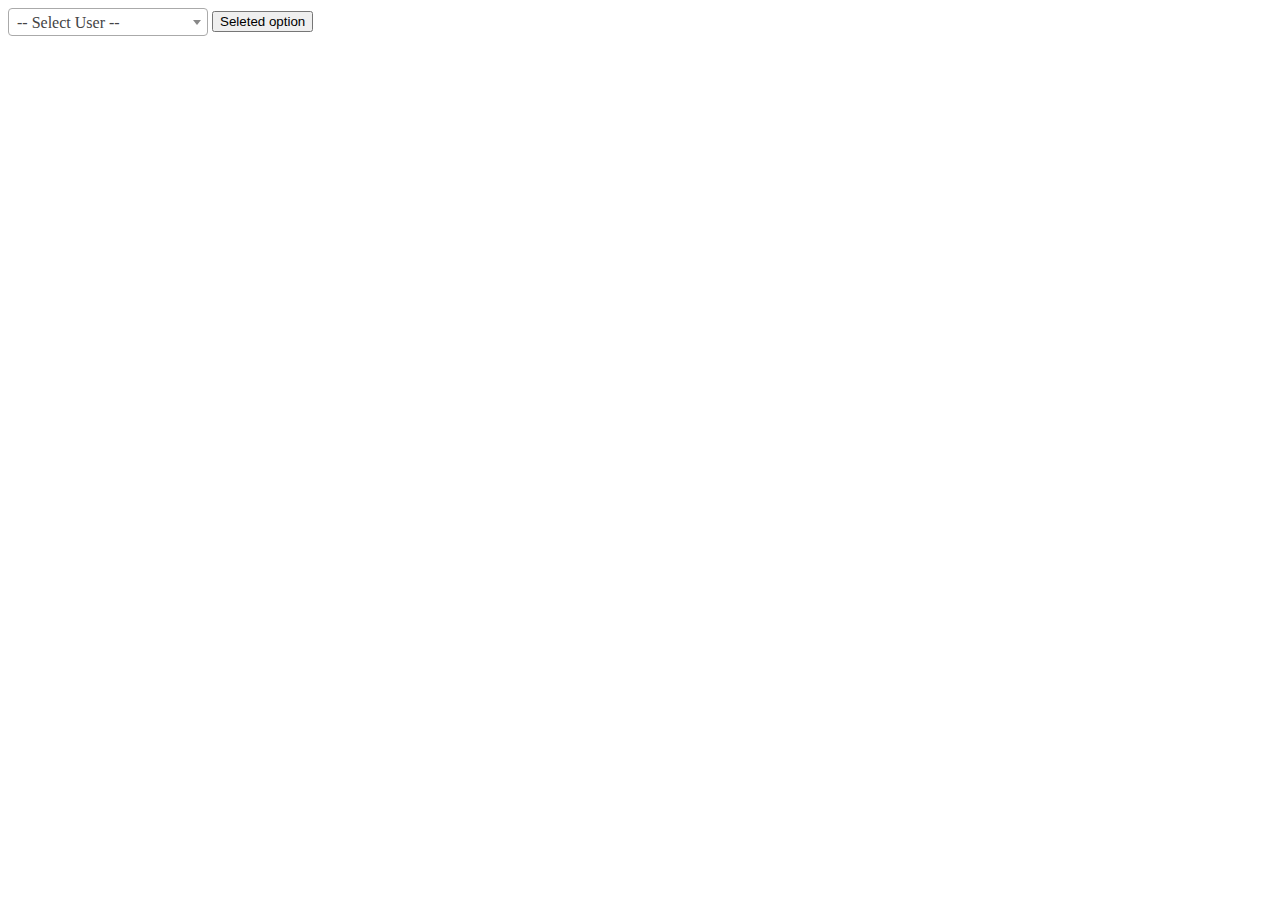
<file: Transactions/index.html>
<!doctype html>
<html>
    <head>
        <title>How to delete file with jQuery AJAX</title>
        
        <script src='jquery-3.2.1.min.js' type='text/javascript'></script>
        <script src='select2/dist/js/select2.min.js' type='text/javascript'></script>

        <link href='select2/dist/css/select2.min.css' rel='stylesheet' type='text/css'>
    </head>
    <body>
        
        <!-- Dropdown -->       
        <select id='selUser' style='width: 200px;'>
            <option value='0'>-- Select User --</option>          
            <option value='1'>Yogesh singh</option>  
            <option value='2'>Sonarika Bhadoria</option>   
            <option value='3'>Anil Singh</option>        
            <option value='4'>Vishal Sahu</option>        
            <option value='5'>Mayank Patidar</option>        
            <option value='6'>Vijay Mourya</option>        
            <option value='7'>Rakesh sahu</option> 
        </select>   

        <input type='button' value='Seleted option' id='but_read'>

        <br/>
        <div id='result'></div>

        <!-- Script -->
        <script>
        $(document).ready(function(){
            
            // Initialize select2
            $("#selUser").select2();

            // Read selected option
            $('#but_read').click(function(){
                var username = $('#selUser option:selected').text();
                var userid = $('#selUser').val();
           
                $('#result').html("id : " + userid + ", name : " + username);
            });
        });
        </script>
    </body>
</html>
</file>
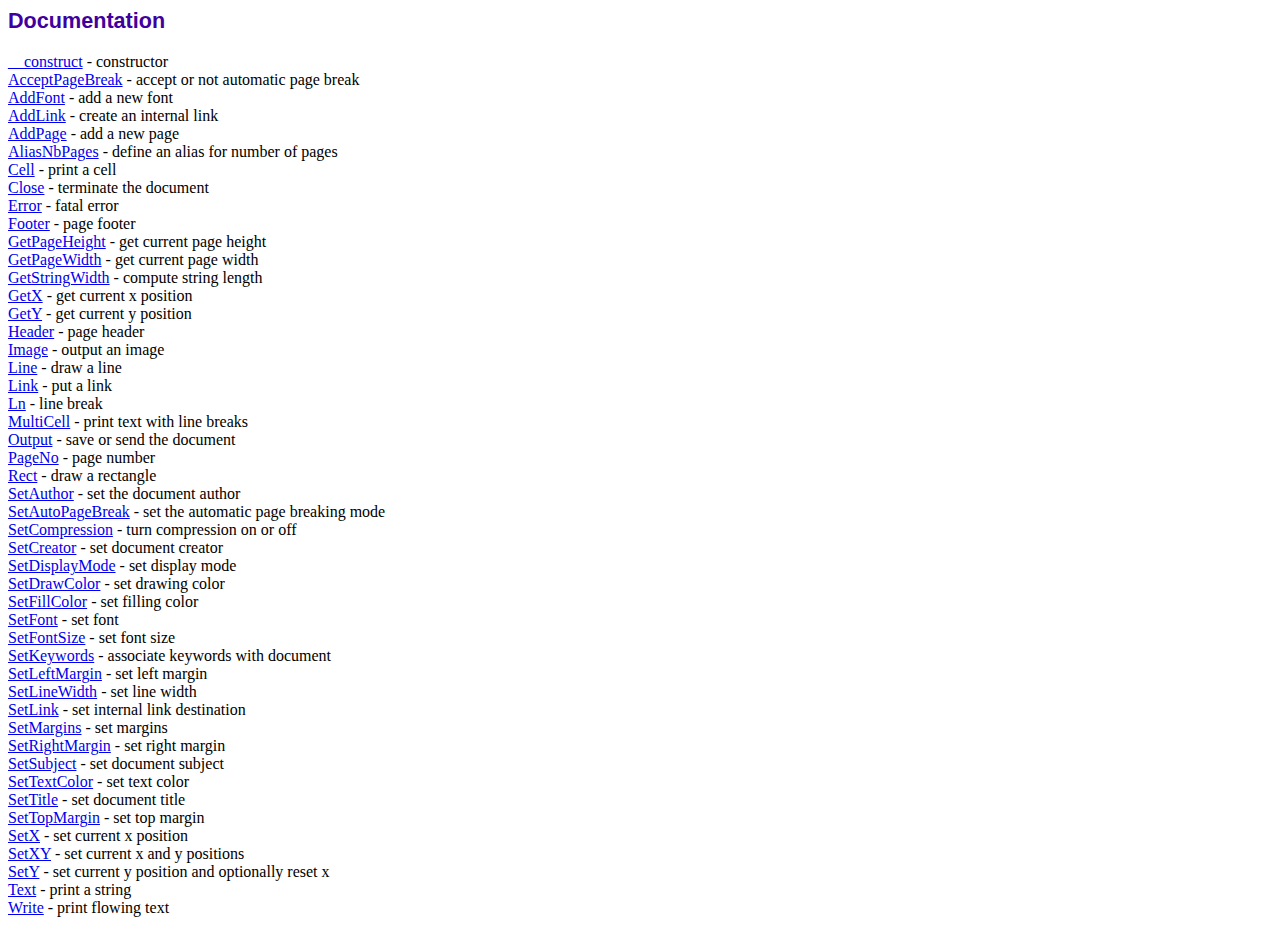
<file: mobile/fpdf/doc/index.htm>
<!DOCTYPE html PUBLIC "-//W3C//DTD HTML 4.01 Transitional//EN">
<html>
<head>
<meta http-equiv="Content-Type" content="text/html; charset=UTF-8">
<title>Documentation</title>
<link type="text/css" rel="stylesheet" href="../fpdf.css">
</head>
<body>
<h1>Documentation</h1>
<a href="__construct.htm">__construct</a> - constructor<br>
<a href="acceptpagebreak.htm">AcceptPageBreak</a> - accept or not automatic page break<br>
<a href="addfont.htm">AddFont</a> - add a new font<br>
<a href="addlink.htm">AddLink</a> - create an internal link<br>
<a href="addpage.htm">AddPage</a> - add a new page<br>
<a href="aliasnbpages.htm">AliasNbPages</a> - define an alias for number of pages<br>
<a href="cell.htm">Cell</a> - print a cell<br>
<a href="close.htm">Close</a> - terminate the document<br>
<a href="error.htm">Error</a> - fatal error<br>
<a href="footer.htm">Footer</a> - page footer<br>
<a href="getpageheight.htm">GetPageHeight</a> - get current page height<br>
<a href="getpagewidth.htm">GetPageWidth</a> - get current page width<br>
<a href="getstringwidth.htm">GetStringWidth</a> - compute string length<br>
<a href="getx.htm">GetX</a> - get current x position<br>
<a href="gety.htm">GetY</a> - get current y position<br>
<a href="header.htm">Header</a> - page header<br>
<a href="image.htm">Image</a> - output an image<br>
<a href="line.htm">Line</a> - draw a line<br>
<a href="link.htm">Link</a> - put a link<br>
<a href="ln.htm">Ln</a> - line break<br>
<a href="multicell.htm">MultiCell</a> - print text with line breaks<br>
<a href="output.htm">Output</a> - save or send the document<br>
<a href="pageno.htm">PageNo</a> - page number<br>
<a href="rect.htm">Rect</a> - draw a rectangle<br>
<a href="setauthor.htm">SetAuthor</a> - set the document author<br>
<a href="setautopagebreak.htm">SetAutoPageBreak</a> - set the automatic page breaking mode<br>
<a href="setcompression.htm">SetCompression</a> - turn compression on or off<br>
<a href="setcreator.htm">SetCreator</a> - set document creator<br>
<a href="setdisplaymode.htm">SetDisplayMode</a> - set display mode<br>
<a href="setdrawcolor.htm">SetDrawColor</a> - set drawing color<br>
<a href="setfillcolor.htm">SetFillColor</a> - set filling color<br>
<a href="setfont.htm">SetFont</a> - set font<br>
<a href="setfontsize.htm">SetFontSize</a> - set font size<br>
<a href="setkeywords.htm">SetKeywords</a> - associate keywords with document<br>
<a href="setleftmargin.htm">SetLeftMargin</a> - set left margin<br>
<a href="setlinewidth.htm">SetLineWidth</a> - set line width<br>
<a href="setlink.htm">SetLink</a> - set internal link destination<br>
<a href="setmargins.htm">SetMargins</a> - set margins<br>
<a href="setrightmargin.htm">SetRightMargin</a> - set right margin<br>
<a href="setsubject.htm">SetSubject</a> - set document subject<br>
<a href="settextcolor.htm">SetTextColor</a> - set text color<br>
<a href="settitle.htm">SetTitle</a> - set document title<br>
<a href="settopmargin.htm">SetTopMargin</a> - set top margin<br>
<a href="setx.htm">SetX</a> - set current x position<br>
<a href="setxy.htm">SetXY</a> - set current x and y positions<br>
<a href="sety.htm">SetY</a> - set current y position and optionally reset x<br>
<a href="text.htm">Text</a> - print a string<br>
<a href="write.htm">Write</a> - print flowing text<br>
</body>
</html>
</file>
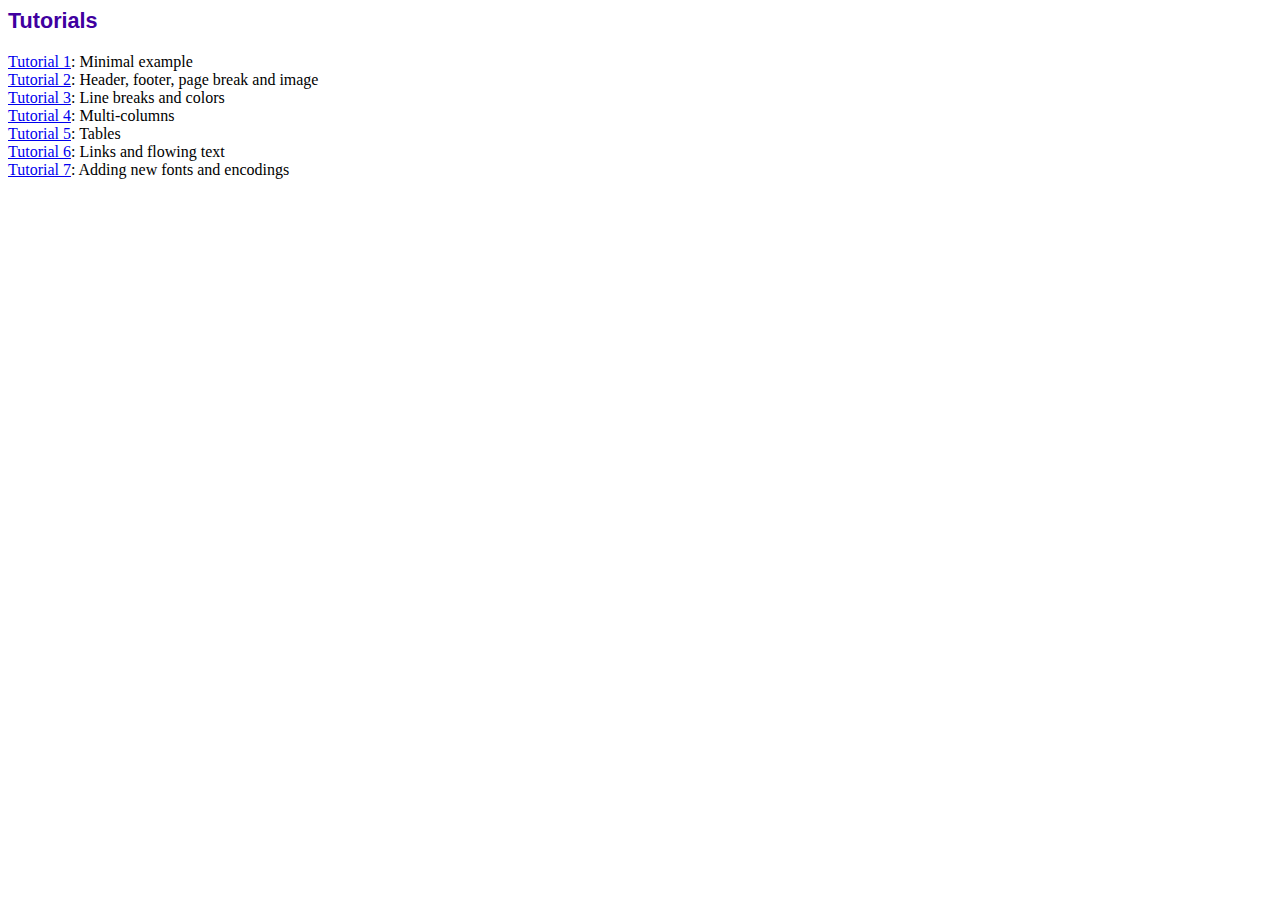
<file: mobile/fpdf/tutorial/index.htm>
<!DOCTYPE html PUBLIC "-//W3C//DTD HTML 4.01 Transitional//EN">
<html>
<head>
<meta http-equiv="Content-Type" content="text/html; charset=UTF-8">
<title>Tutorials</title>
<link type="text/css" rel="stylesheet" href="../fpdf.css">
</head>
<body>
<h1>Tutorials</h1>
<ul style="list-style-type:none; margin-left:0; padding-left:0">
<li><a href="tuto1.htm">Tutorial 1</a>: Minimal example</li>
<li><a href="tuto2.htm">Tutorial 2</a>: Header, footer, page break and image</li>
<li><a href="tuto3.htm">Tutorial 3</a>: Line breaks and colors</li>
<li><a href="tuto4.htm">Tutorial 4</a>: Multi-columns</li>
<li><a href="tuto5.htm">Tutorial 5</a>: Tables</li>
<li><a href="tuto6.htm">Tutorial 6</a>: Links and flowing text</li>
<li><a href="tuto7.htm">Tutorial 7</a>: Adding new fonts and encodings</li>
</ul>
</body>
</html>
</file>
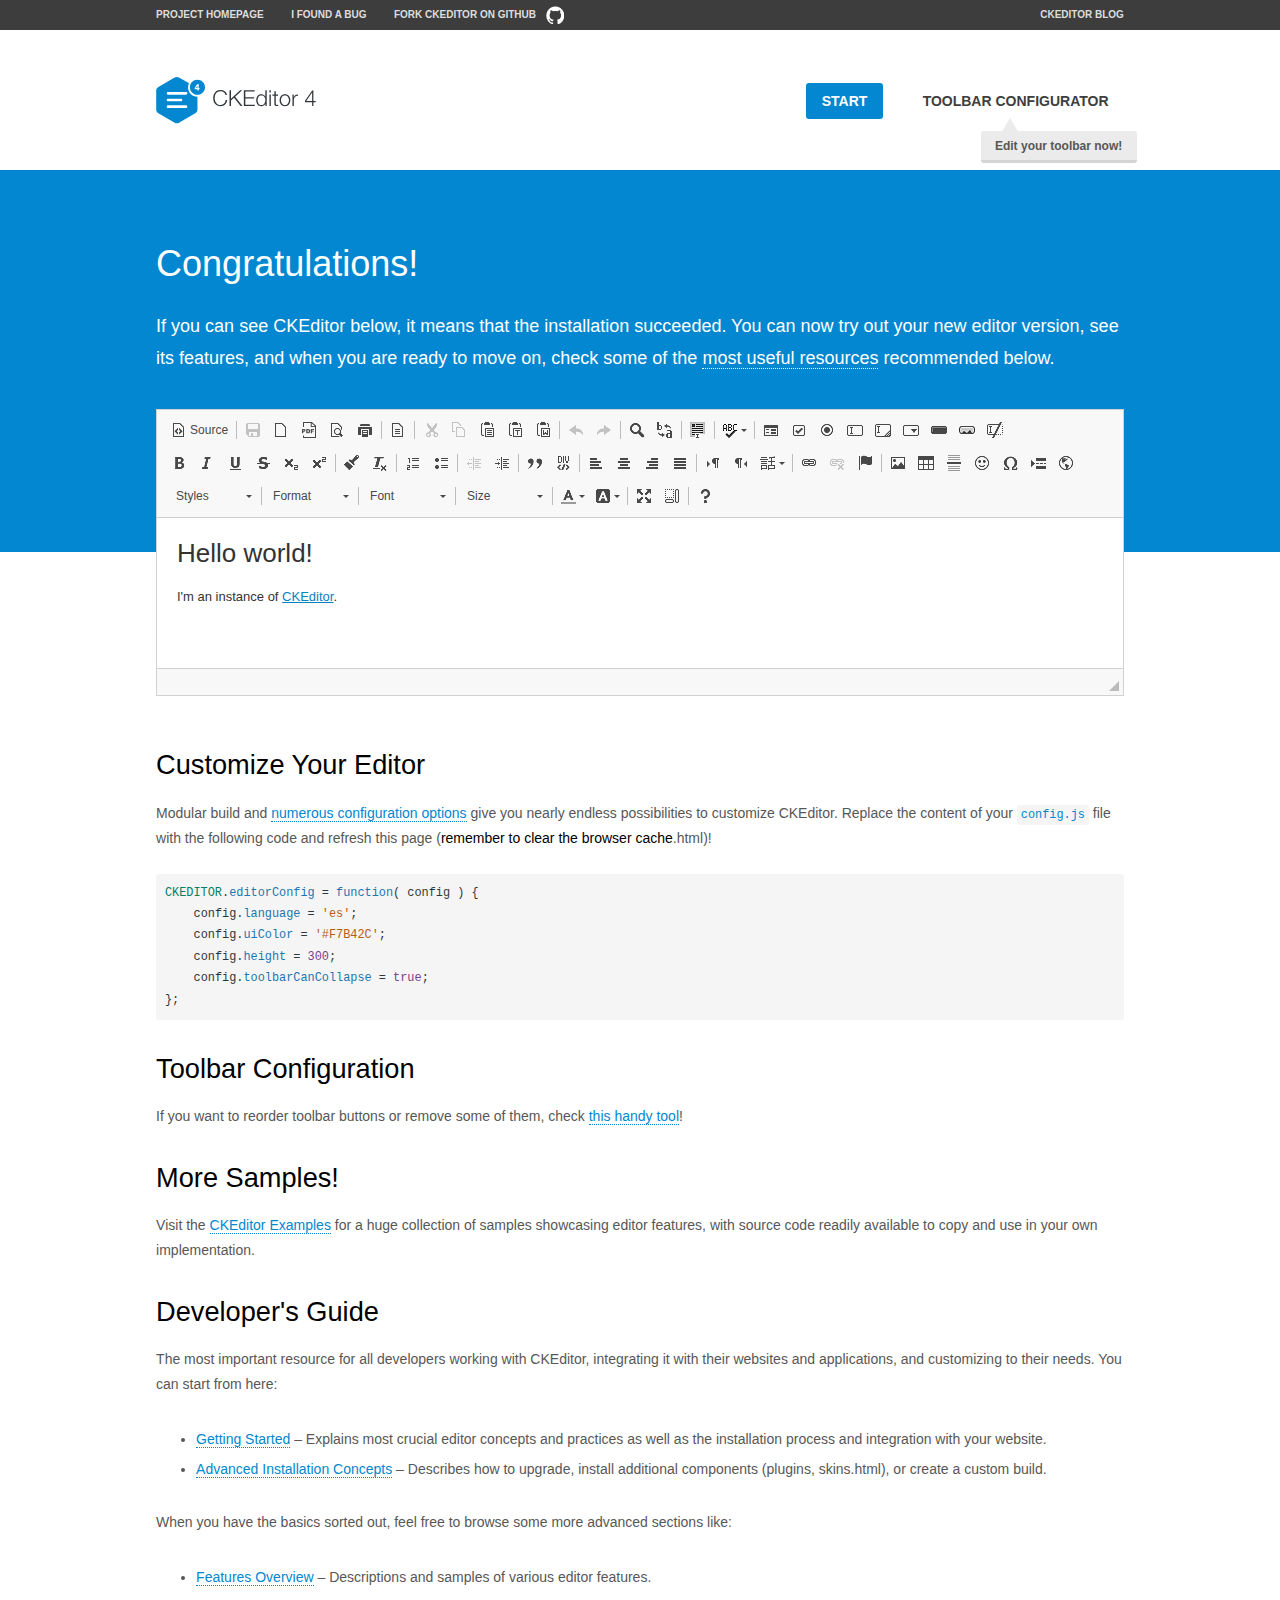
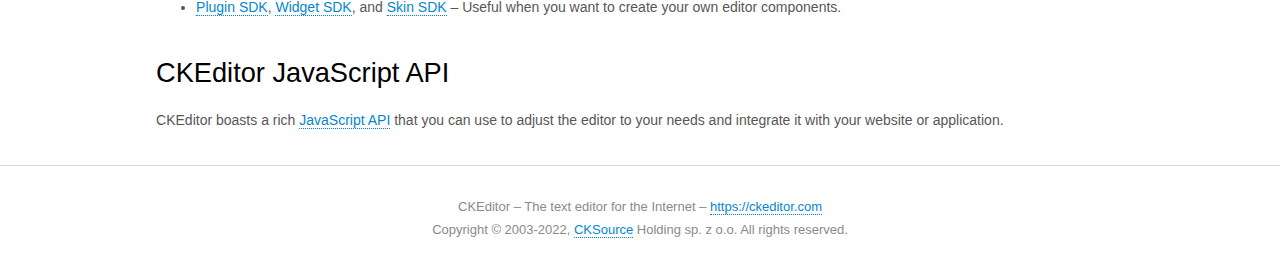
<file: reports/ckeditor/samples/index.html>
<!DOCTYPE html>
<!--
Copyright (c) 2003-2022, CKSource Holding sp. z o.o. All rights reserved.
For licensing, see LICENSE.md or https://ckeditor.com/legal/ckeditor-oss-license
-->
<html lang="en">
<head>
	<meta charset="utf-8">
	<title>CKEditor Sample</title>
	<script src="../ckeditor.js"></script>
	<script src="js/sample.js"></script>
	<link rel="stylesheet" href="css/samples.css">
	<link rel="stylesheet" href="toolbarconfigurator/lib/codemirror/neo.css">
	<meta name="viewport" content="width=device-width,initial-scale=1">
	<meta name="description" content="Try the latest sample of CKEditor 4 and learn more about customizing your WYSIWYG editor with endless possibilities.">
</head>
<body id="main">

<nav class="navigation-a">
	<div class="grid-container">
		<ul class="navigation-a-left grid-width-70">
			<li><a href="https://ckeditor.com/ckeditor-4/">Project Homepage</a></li>
			<li><a href="https://github.com/ckeditor/ckeditor4/issues">I found a bug</a></li>
			<li><a href="https://github.com/ckeditor/ckeditor4" class="icon-pos-right icon-navigation-a-github">Fork CKEditor on GitHub</a></li>
		</ul>
		<ul class="navigation-a-right grid-width-30">
			<li><a href="https://ckeditor.com/blog/">CKEditor Blog</a></li>
		</ul>
	</div>
</nav>

<header class="header-a">
	<div class="grid-container">
		<h1 class="header-a-logo grid-width-30">
			<a href="index.html"><img src="img/logo.svg" onerror="this.src='img/logo.png'; this.onerror=null;" alt="CKEditor Sample"></a>
		</h1>

		<nav class="navigation-b grid-width-70">
			<ul>
				<li><a href="index.html" class="button-a button-a-background">Start</a></li>
				<li><a href="toolbarconfigurator/index.html" class="button-a">Toolbar configurator <span class="balloon-a balloon-a-nw">Edit your toolbar now!</span></a></li>
			</ul>
		</nav>
	</div>
</header>

<main>
	<div class="adjoined-top">
		<div class="grid-container">
			<div class="content grid-width-100">
				<h1>Congratulations!</h1>
				<p>
					If you can see CKEditor below, it means that the installation succeeded.
					You can now try out your new editor version, see its features, and when you are ready to move on, check some of the <a href="#sample-customize">most useful resources</a> recommended below.
				</p>
			</div>
		</div>
	</div>
	<div class="adjoined-bottom">
		<div class="grid-container">
			<div class="grid-width-100">
				<div id="editor">
					<h1>Hello world!</h1>
					<p>I'm an instance of <a href="https://ckeditor.com">CKEditor</a>.</p>
				</div>
			</div>
		</div>
	</div>

	<div class="grid-container">
		<div class="content grid-width-100">
			<section id="sample-customize">
				<h2>Customize Your Editor</h2>
				<p>Modular build and <a href="https://ckeditor.com/docs/ckeditor4/latest/guide/dev_configuration.html">numerous configuration options</a> give you nearly endless possibilities to customize CKEditor. Replace the content of your <code><a href="../config.js">config.js</a></code> file with the following code and refresh this page (<strong>remember to clear the browser cache</strong>.html)!</p>
		<pre class="cm-s-neo CodeMirror"><code><span style="padding-right: 0.1px;"><span class="cm-variable">CKEDITOR</span>.<span class="cm-property">editorConfig</span> <span class="cm-operator">=</span> <span class="cm-keyword">function</span>( <span class="cm-def">config</span> ) {</span>
<span style="padding-right: 0.1px;"><span class="cm-tab">	</span><span class="cm-variable-2">config</span>.<span class="cm-property">language</span> <span class="cm-operator">=</span> <span class="cm-string">'es'</span>;</span>
<span style="padding-right: 0.1px;"><span class="cm-tab">	</span><span class="cm-variable-2">config</span>.<span class="cm-property">uiColor</span> <span class="cm-operator">=</span> <span class="cm-string">'#F7B42C'</span>;</span>
<span style="padding-right: 0.1px;"><span class="cm-tab">	</span><span class="cm-variable-2">config</span>.<span class="cm-property">height</span> <span class="cm-operator">=</span> <span class="cm-number">300</span>;</span>
<span style="padding-right: 0.1px;"><span class="cm-tab">	</span><span class="cm-variable-2">config</span>.<span class="cm-property">toolbarCanCollapse</span> <span class="cm-operator">=</span> <span class="cm-atom">true</span>;</span>
<span style="padding-right: 0.1px;">};</span></code></pre>
			</section>

			<section>
				<h2>Toolbar Configuration</h2>
				<p>If you want to reorder toolbar buttons or remove some of them, check <a href="toolbarconfigurator/index.html">this handy tool</a>!</p>
			</section>

			<section>
				<h2>More Samples!</h2>
				<p>Visit the <a href="https://ckeditor.com/docs/ckeditor4/latest/examples/index.html">CKEditor Examples</a> for a huge collection of samples showcasing editor features, with source code readily available to copy and use in your own implementation.</p>
			</section>

			<section>
				<h2>Developer's Guide</h2>
				<p>The most important resource for all developers working with CKEditor, integrating it with their websites and applications, and customizing to their needs. You can start from here:</p>
				<ul>
					<li><a href="https://ckeditor.com/docs/ckeditor4/latest/guide/dev_installation.html">Getting Started</a> &ndash; Explains most crucial editor concepts and practices as well as the installation process and integration with your website.</li>
					<li><a href="https://ckeditor.com/docs/ckeditor4/latest/guide/dev_advanced_installation.html">Advanced Installation Concepts</a> &ndash; Describes how to upgrade, install additional components (plugins, skins.html), or create a custom build.</li>
				</ul>
					<p>When you have the basics sorted out, feel free to browse some more advanced sections like:</p>
				<ul>
					<li><a href="https://ckeditor.com/docs/ckeditor4/latest/features/index.html">Features Overview</a> &ndash; Descriptions and samples of various editor features.</li>
					<li><a href="https://ckeditor.com/docs/ckeditor4/latest/guide/plugin_sdk_intro.html">Plugin SDK</a>, <a href="https://ckeditor.com/docs/ckeditor4/latest/guide/widget_sdk_intro.html">Widget SDK</a>, and <a href="https://ckeditor.com/docs/ckeditor4/latest/guide/skin_sdk_intro.html">Skin SDK</a> &ndash; Useful when you want to create your own editor components.</li>
				</ul>
			</section>

			<section>
				<h2>CKEditor JavaScript API</h2>
				<p>CKEditor boasts a rich <a href="https://ckeditor.com/docs/ckeditor4/latest/api/index.html">JavaScript API</a> that you can use to adjust the editor to your needs and integrate it with your website or application.</p>
			</section>
		</div>
	</div>
</main>

<footer class="footer-a grid-container">
	<div class="grid-container">
		<p class="grid-width-100">
			CKEditor &ndash; The text editor for the Internet &ndash; <a class="samples" href="https://ckeditor.com/">https://ckeditor.com</a>
		</p>
		<p class="grid-width-100" id="copy">
			Copyright &copy; 2003-2022, <a class="samples" href="https://cksource.com/">CKSource</a> Holding sp. z o.o. All rights reserved.
		</p>
	</div>
</footer>
<script>
	initSample();
</script>

</body>
</html>
</file>
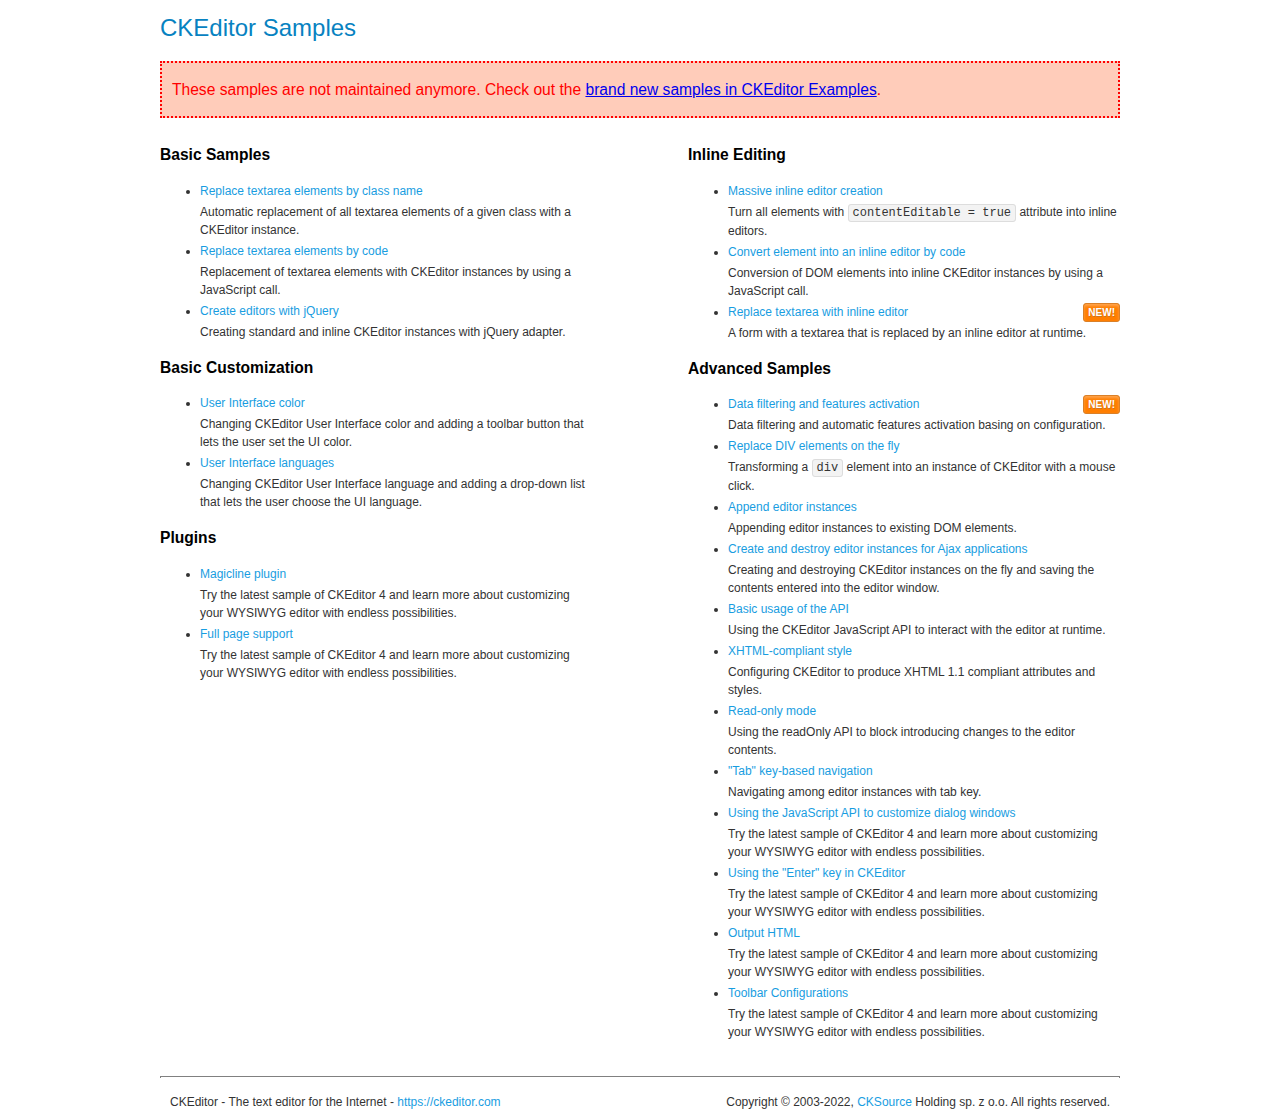
<file: reports/ckeditor/samples/old/index.html>
<!DOCTYPE html>
<!--
Copyright (c) 2003-2022, CKSource Holding sp. z o.o. All rights reserved.
For licensing, see LICENSE.md or https://ckeditor.com/legal/ckeditor-oss-license
-->
<html lang="en">
<head>
	<meta charset="utf-8">
	<title>CKEditor Samples</title>
	<link rel="stylesheet" href="sample.css">
	<meta name="description" content="Try the latest sample of CKEditor 4 and learn more about customizing your WYSIWYG editor with endless possibilities.">
</head>
<body>
	<h1 class="samples">
		CKEditor Samples
	</h1>
	<div class="warning deprecated">
		These samples are not maintained anymore. Check out the <a href="https://ckeditor.com/docs/ckeditor4/latest/examples/index.html">brand new samples in CKEditor Examples</a>.
	</div>
	<div class="twoColumns">
		<div class="twoColumnsLeft">
			<h2 class="samples">
				Basic Samples
			</h2>
			<dl class="samples">
				<dt><a class="samples" href="replacebyclass.html">Replace textarea elements by class name</a></dt>
				<dd>Automatic replacement of all textarea elements of a given class with a CKEditor instance.</dd>

				<dt><a class="samples" href="replacebycode.html">Replace textarea elements by code</a></dt>
				<dd>Replacement of textarea elements with CKEditor instances by using a JavaScript call.</dd>

				<dt><a class="samples" href="jquery.html">Create editors with jQuery</a></dt>
				<dd>Creating standard and inline CKEditor instances with jQuery adapter.</dd>
			</dl>

			<h2 class="samples">
				Basic Customization
			</h2>
			<dl class="samples">
				<dt><a class="samples" href="uicolor.html">User Interface color</a></dt>
				<dd>Changing CKEditor User Interface color and adding a toolbar button that lets the user set the UI color.</dd>

				<dt><a class="samples" href="uilanguages.html">User Interface languages</a></dt>
				<dd>Changing CKEditor User Interface language and adding a drop-down list that lets the user choose the UI language.</dd>
			</dl>


			<h2 class="samples">Plugins</h2>
<dl class="samples">
<dt><a class="samples" href="magicline/magicline.html">Magicline plugin</a></dt>
<dd>Try the latest sample of CKEditor 4 and learn more about customizing your WYSIWYG editor with endless possibilities.</dd>

<dt><a class="samples" href="wysiwygarea/fullpage.html">Full page support</a></dt>
<dd>Try the latest sample of CKEditor 4 and learn more about customizing your WYSIWYG editor with endless possibilities.</dd>
</dl>
		</div>
		<div class="twoColumnsRight">
			<h2 class="samples">
				Inline Editing
			</h2>
			<dl class="samples">
				<dt><a class="samples" href="inlineall.html">Massive inline editor creation</a></dt>
				<dd>Turn all elements with <code>contentEditable = true</code> attribute into inline editors.</dd>

				<dt><a class="samples" href="inlinebycode.html">Convert element into an inline editor by code</a></dt>
				<dd>Conversion of DOM elements into inline CKEditor instances by using a JavaScript call.</dd>

				<dt><a class="samples" href="inlinetextarea.html">Replace textarea with inline editor</a> <span class="new">New!</span></dt>
				<dd>A form with a textarea that is replaced by an inline editor at runtime.</dd>

				
			</dl>

			<h2 class="samples">
				Advanced Samples
			</h2>
			<dl class="samples">
				<dt><a class="samples" href="datafiltering.html">Data filtering and features activation</a> <span class="new">New!</span></dt>
				<dd>Data filtering and automatic features activation basing on configuration.</dd>

				<dt><a class="samples" href="divreplace.html">Replace DIV elements on the fly</a></dt>
				<dd>Transforming a <code>div</code> element into an instance of CKEditor with a mouse click.</dd>

				<dt><a class="samples" href="appendto.html">Append editor instances</a></dt>
				<dd>Appending editor instances to existing DOM elements.</dd>

				<dt><a class="samples" href="ajax.html">Create and destroy editor instances for Ajax applications</a></dt>
				<dd>Creating and destroying CKEditor instances on the fly and saving the contents entered into the editor window.</dd>

				<dt><a class="samples" href="api.html">Basic usage of the API</a></dt>
				<dd>Using the CKEditor JavaScript API to interact with the editor at runtime.</dd>

				<dt><a class="samples" href="xhtmlstyle.html">XHTML-compliant style</a></dt>
				<dd>Configuring CKEditor to produce XHTML 1.1 compliant attributes and styles.</dd>

				<dt><a class="samples" href="readonly.html">Read-only mode</a></dt>
				<dd>Using the readOnly API to block introducing changes to the editor contents.</dd>

				<dt><a class="samples" href="tabindex.html">"Tab" key-based navigation</a></dt>
				<dd>Navigating among editor instances with tab key.</dd>


				
<dt><a class="samples" href="dialog/dialog.html">Using the JavaScript API to customize dialog windows</a></dt>
<dd>Try the latest sample of CKEditor 4 and learn more about customizing your WYSIWYG editor with endless possibilities.</dd>

<dt><a class="samples" href="enterkey/enterkey.html">Using the &quot;Enter&quot; key in CKEditor</a></dt>
<dd>Try the latest sample of CKEditor 4 and learn more about customizing your WYSIWYG editor with endless possibilities.</dd>

<dt><a class="samples" href="htmlwriter/outputhtml.html">Output HTML</a></dt>
<dd>Try the latest sample of CKEditor 4 and learn more about customizing your WYSIWYG editor with endless possibilities.</dd>

<dt><a class="samples" href="toolbar/toolbar.html">Toolbar Configurations</a></dt>
<dd>Try the latest sample of CKEditor 4 and learn more about customizing your WYSIWYG editor with endless possibilities.</dd>

			</dl>
		</div>
	</div>
	<div id="footer">
		<hr>
		<p>
			CKEditor - The text editor for the Internet - <a class="samples" href="https://ckeditor.com/">https://ckeditor.com</a>
		</p>
		<p id="copy">
			Copyright &copy; 2003-2022, <a class="samples" href="https://cksource.com/">CKSource</a> Holding sp. z o.o. All rights reserved.
		</p>
	</div>
</body>
</html>
</file>
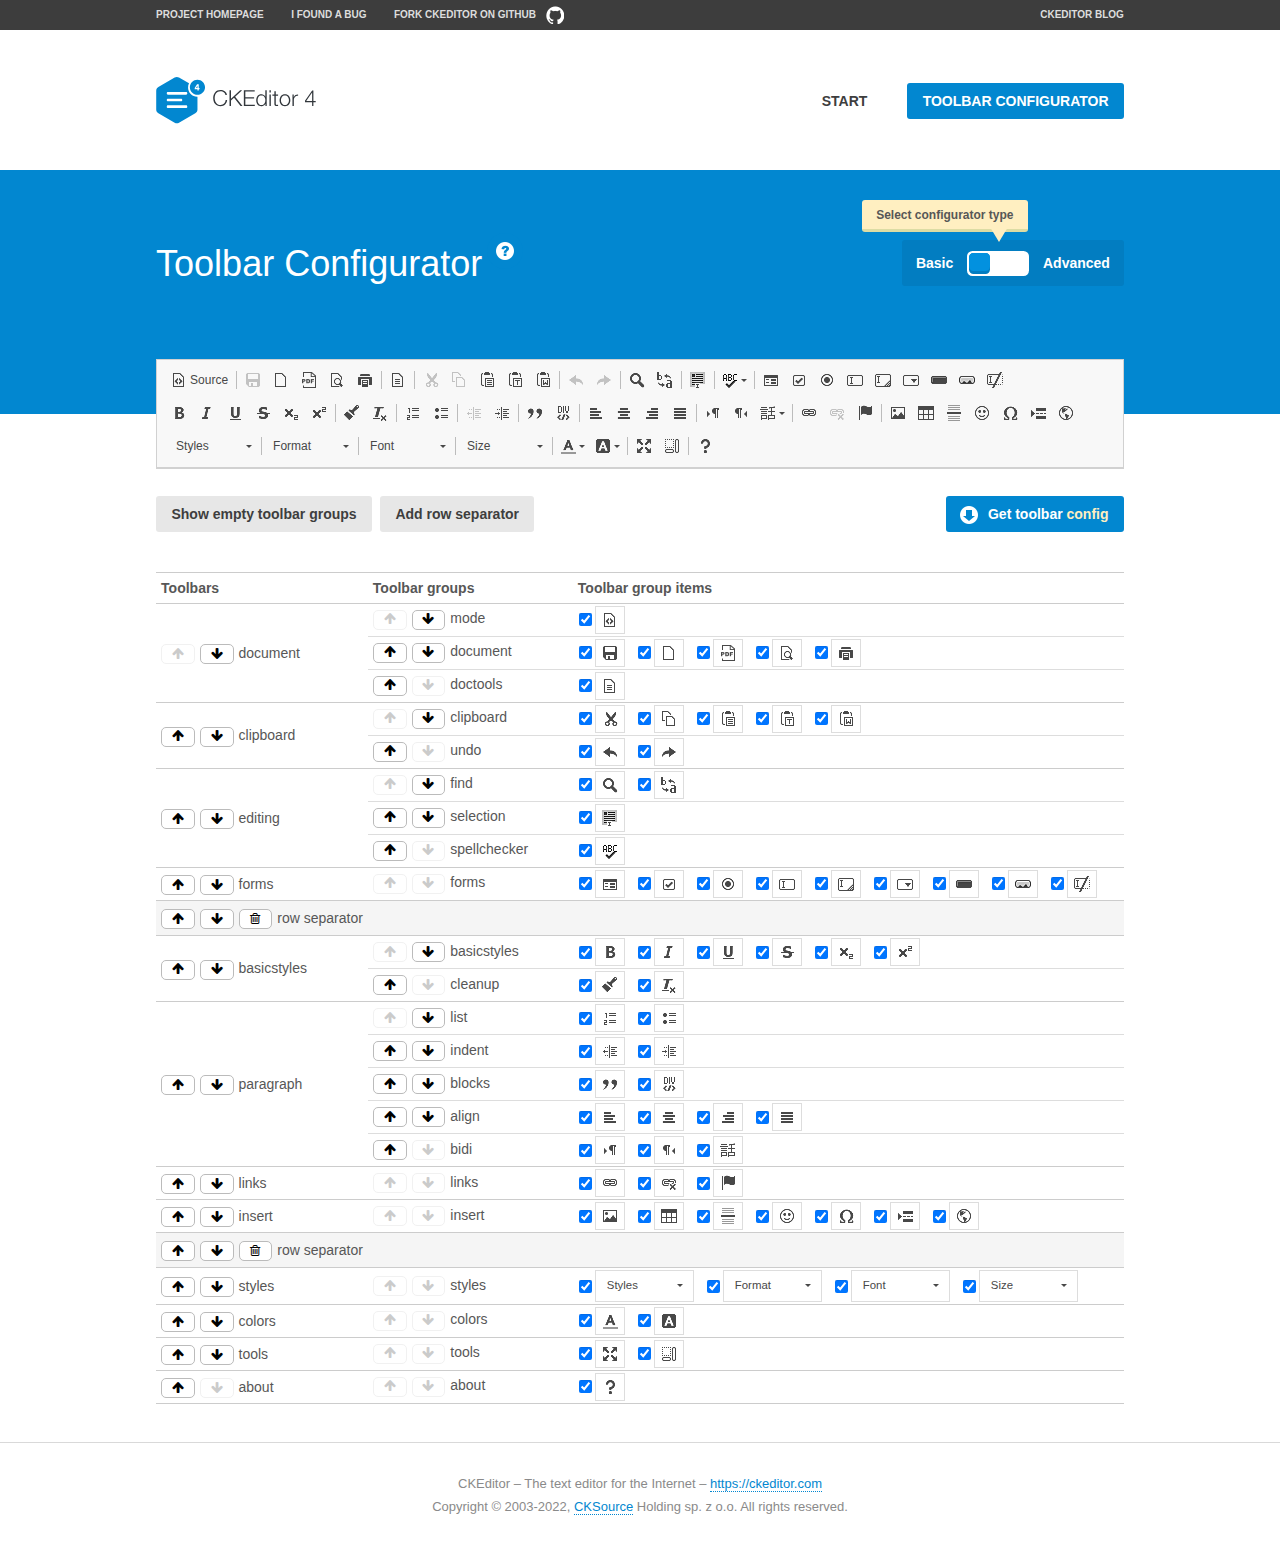
<file: reports/ckeditor/samples/toolbarconfigurator/index.html>
<!DOCTYPE html>
<!--
Copyright (c) 2003-2022, CKSource Holding sp. z o.o. All rights reserved.
For licensing, see LICENSE.md or https://ckeditor.com/legal/ckeditor-oss-license
-->
<!--[if IE 8]><html class="ie8"><![endif]-->
<!--[if gt IE 8]><html><![endif]-->
<!--[if !IE]><!--><html lang="en"><!--<![endif]-->
<head>
	<meta charset="utf-8">
	<title>Toolbar Configurator</title>
	<script src="../../ckeditor.js"></script>
	<script>
		if ( CKEDITOR.env.ie && CKEDITOR.env.version < 9 )
			CKEDITOR.tools.enableHtml5Elements( document );
	</script>
	<link rel="stylesheet" href="lib/codemirror/codemirror.css">
	<link rel="stylesheet" href="lib/codemirror/show-hint.css">
	<link rel="stylesheet" href="lib/codemirror/neo.css">
	<link rel="stylesheet" href="css/fontello.css">
	<link rel="stylesheet" href="../css/samples.css">
	<meta name="description" content="Try the latest sample of CKEditor 4 and learn more about customizing your WYSIWYG editor with endless possibilities.">
</head>
<body id="toolbar">

<nav class="navigation-a">
	<div class="grid-container">
		<ul class="navigation-a-left grid-width-70">
			<li><a href="https://ckeditor.com/ckeditor-4/">Project Homepage</a></li>
			<li><a href="https://github.com/ckeditor/ckeditor4/issues">I found a bug</a></li>
			<li><a href="https://github.com/ckeditor/ckeditor4" class="icon-pos-right icon-navigation-a-github">Fork CKEditor on GitHub</a></li>
		</ul>
		<ul class="navigation-a-right grid-width-30">
			<li><a href="https://ckeditor.com/blog/">CKEditor Blog</a></li>
		</ul>
	</div>
</nav>

<header class="header-a">
	<div class="grid-container">
		<h1 class="header-a-logo grid-width-30">
			<a href="../index.html"><img src="../img/logo.svg" onerror="this.src='../img/logo.png'; this.onerror=null;" alt="CKEditor Logo"></a>
		</h1>
		<nav class="navigation-b grid-width-70">
			<ul>
				<li><a href="../index.html"  class="button-a">Start</a></li>
				<li><a href="index.html"  class="button-a button-a-background">Toolbar configurator</a></li>
			</ul>
		</nav>
	</div>
</header>

<main>
	<div class="adjoined-top">
		<div class="grid-container">
			<div class="content grid-width-100">
				<div class="grid-container-nested">
					<h1 class="grid-width-60">
						Toolbar Configurator
						<a href="#help-content" type="button" title="Configurator help" id="help" class="button-a button-a-background button-a-no-text icon-pos-left icon-question-mark">Help</a>
					</h1>

					<div class="grid-width-40 grid-switch-magic">
						<div class="switch">
							<span class="balloon-a balloon-a-se">Select configurator type</span>
							<input type="radio" name="radio" data-num="1" id="radio-basic" />
							<input type="radio" name="radio" data-num="2" id="radio-advanced" />
							<label data-for="1" for="radio-basic">Basic</label>
							<span class="switch-inner">
								<span class="handler"></span>
							</span>
							<label data-for="2" for="radio-advanced">Advanced</label>
						</div>
					</div>
				</div>
			</div>
		</div>
	</div>
	<div class="adjoined-bottom">
		<div class="grid-container">
			<div class="grid-width-100">
				<div class="editors-container">
					<div id="editor-basic"></div>
					<div id="editor-advanced"></div>
				</div>
			</div>
		</div>
	</div>

	<div class="grid-container configurator">
		<div class="content grid-width-100">
			<div class="configurator">
				<div>
					<div id="toolbarModifierWrapper"></div>
				</div>
			</div>
		</div>
	</div>

	<div id="help-content">
		<div class="grid-container">
			<div class="grid-width-100">
				<h2>What Am I Doing Here?</h2>

				<div class="grid-container grid-container-nested">
					<div class="basic">
						<div class="grid-width-50">
							<p>Arrange <a href="https://ckeditor.com/docs/ckeditor4/latest/api/CKEDITOR_config.html#cfg-toolbarGroups">toolbar groups</a>, toggle <a href="https://ckeditor.com/docs/ckeditor4/latest/api/CKEDITOR_config.html#cfg-removeButtons">button visibility</a> according to your needs and get your toolbar configuration.</p>
							<p>You can replace the content of the <a href="../../config.js"><code>config.js</code></a> file with the generated configuration. If you already set some configuration options you will need to merge both configurations.</p>
						</div>
						<div class="grid-width-50">
							<p>Read more about different ways of <a href="https://ckeditor.com/docs/ckeditor4/latest/guide/dev_configuration.html">setting configuration</a> and do not forget about <strong>clearing browser cache</strong>.</p>
							<p>Arranging toolbar groups is the recommended way of configuring the toolbar, but if you need more freedom you can use the <a href="#advanced">advanced configurator</a>.</p>
						</div>
					</div>
					<div class="advanced" style="display: none;">
						<div class="grid-width-50">
							<p>With this code editor you can edit your <a href="https://ckeditor.com/docs/ckeditor4/latest/api/CKEDITOR_config.html#cfg-toolbar">toolbar configuration</a> live.</p>
							<p>You can replace the content of the <a href="../../config.js"><code>config.js</code></a> file with the generated configuration. If you already set some configuration options you will need to merge both configurations.</p>
						</div>
						<div class="grid-width-50">
							<p>Read more about different ways of <a href="https://ckeditor.com/docs/ckeditor4/latest/guide/dev_configuration.html">setting configuration</a> and do not forget about <strong>clearing browser cache</strong>.</p>
						</div>
					</div>
				</div>

				<p class="grid-container grid-container-nested">
					<button type="button" class="help-content-close grid-width-100 button-a button-a-background">Got it. Let's play!</button>
				</p>
			</div>
		</div>
	</div>
</main>

<footer class="footer-a grid-container">
	<p class="grid-width-100">
		CKEditor &ndash; The text editor for the Internet &ndash; <a class="samples" href="https://ckeditor.com/">https://ckeditor.com</a>
	</p>
	<p class="grid-width-100" id="copy">
		Copyright &copy; 2003-2022, <a class="samples" href="https://cksource.com/">CKSource</a> Holding sp. z o.o. All rights reserved.
	</p>
</footer>

<script src="lib/codemirror/codemirror.js"></script>
<script src="lib/codemirror/javascript.js"></script>
<script src="lib/codemirror/show-hint.js"></script>

<script src="js/fulltoolbareditor.js"></script>
<script src="js/abstracttoolbarmodifier.js"></script>
<script src="js/toolbarmodifier.js"></script>
<script src="js/toolbartextmodifier.js"></script>
<script src="../js/sf.js"></script>

<script>
	( function() {
		'use strict';

		var mode = ( window.location.hash.substr( 1 ) === 'advanced' ) ? 'advanced' : 'basic',
			configuratorSection = CKEDITOR.document.findOne( 'main > .grid-container.configurator' ),
			basicInstruction = CKEDITOR.document.findOne( '#help-content .basic' ),
			advancedInstruction = CKEDITOR.document.findOne( '#help-content .advanced' ),

			// Configurator mode switcher.
			modeSwitchBasic = CKEDITOR.document.getById( 'radio-basic' ),
			modeSwitchAdvanced = CKEDITOR.document.getById( 'radio-advanced' );

		// Initial setup
		function updateSwitcher() {
			if ( mode === 'advanced' ) {
				modeSwitchAdvanced.$.checked = true;
			} else {
				modeSwitchBasic.$.checked = true;
			}
		}

		updateSwitcher();

		CKEDITOR.document.getWindow().on( 'hashchange', function( e ) {
			var hash = window.location.hash.substr( 1 );
			if ( !( hash === 'advanced' || hash === 'basic' ) ) {
				return;
			}
			mode = hash;
			onToolbarsDone( mode );
		} );

		CKEDITOR.document.getWindow().on( 'resize', function() {
			updateToolbar( ( mode === 'basic' ? toolbarModifier : toolbarTextModifier )[ 'editorInstance' ] );
		} );

		function onRefresh( modifier ) {
			modifier = modifier || this;

			if ( mode === 'basic' && modifier instanceof ToolbarConfigurator.ToolbarTextModifier ) {
				return;
			}

			// CodeMirror container becomes visible, so we need to refresh and to avoid rendering problems.
			if ( mode === 'advanced' && modifier instanceof ToolbarConfigurator.ToolbarTextModifier ) {
				modifier.codeContainer.refresh();
			}

			updateToolbar( modifier.editorInstance );
		}

		function updateToolbar( editor ) {
			var editorContainer = editor.container;

			// Not always editor is loaded.
			if ( !editorContainer ) {
				return;
			}

			var displayStyle = editorContainer.getStyle( 'display' );

			editorContainer.setStyle( 'display', 'block' );

			var newHeight = editorContainer.getSize( 'height' );

			var newMarginTop = parseInt( editorContainer.getComputedStyle( 'margin-top' ), 10 );
			newMarginTop = ( isNaN( newMarginTop ) ? 0 : Number( newMarginTop ) );

			var newMarginBottom = parseInt( editorContainer.getComputedStyle( 'margin-bottom' ), 10 );
			newMarginBottom = ( isNaN( newMarginBottom ) ? 0 : Number( newMarginBottom ) );

			var result = newHeight + newMarginTop + newMarginBottom;

			editorContainer.setStyle( 'display', displayStyle );

			editor.container.getAscendant( 'div' ).setStyle( 'height', result + 'px' );
		}

		var toolbarModifier = new ToolbarConfigurator.ToolbarModifier( 'editor-basic' );

		var done = 0;
		toolbarModifier.init( onToolbarInit );
		toolbarModifier.onRefresh = onRefresh;

		CKEDITOR.document.getById( 'toolbarModifierWrapper' ).append( toolbarModifier.mainContainer );

		var toolbarTextModifier = new ToolbarConfigurator.ToolbarTextModifier( 'editor-advanced' );
		toolbarTextModifier.init( onToolbarInit );
		toolbarTextModifier.onRefresh = onRefresh;

		function onToolbarInit() {
			if ( ++done === 2 ) {
				onToolbarsDone();

				positionSticky.watch( CKEDITOR.document.findOne( '.toolbar' ), function() {
					return mode === 'advanced';
				} );
			}
		}

		function onToolbarsDone() {
			if ( mode === 'basic' ) {
				toggleModeBasic( false );
			} else {
				toggleModeAdvanced( false );
			}

			updateSwitcher();

			setTimeout( function() {
				CKEDITOR.document.findOne( '.editors-container' ).addClass( 'active' );
				CKEDITOR.document.findOne( '#toolbarModifierWrapper' ).addClass( 'active' );
			}, 200 );
		}

		CKEDITOR.document.getById( 'toolbarModifierWrapper' ).append( toolbarTextModifier.mainContainer );

		function toogleModeSwitch( onElement, offElement, onModifier, offModifier ) {
			onElement.addClass( 'fancy-button-active' );
			offElement.removeClass( 'fancy-button-active' );

			onModifier.showUI();
			offModifier.hideUI();
		}

		function toggleModeBasic( callOnRefresh ) {
			callOnRefresh = ( callOnRefresh !== false );
			mode = 'basic';
			window.location.hash = '#basic';
			toogleModeSwitch( modeSwitchBasic, modeSwitchAdvanced, toolbarModifier, toolbarTextModifier );

			configuratorSection.removeClass( 'freed-width' );
			basicInstruction.show();
			advancedInstruction.hide();

			callOnRefresh && onRefresh( toolbarModifier );
		}

		function toggleModeAdvanced( callOnRefresh ) {
			callOnRefresh = ( callOnRefresh !== false );
			mode = 'advanced';
			window.location.hash = '#advanced';
			toogleModeSwitch( modeSwitchAdvanced, modeSwitchBasic, toolbarTextModifier, toolbarModifier );

			configuratorSection.addClass( 'freed-width' );
			advancedInstruction.show();
			basicInstruction.hide();

			callOnRefresh && onRefresh( toolbarTextModifier );
		}

		modeSwitchBasic.on( 'click', toggleModeBasic );
		modeSwitchAdvanced.on( 'click', toggleModeAdvanced );

		//
		// Position:sticky for the toolbar.
		//

		// Will make elements behave like they were styled with position:sticky.
		var positionSticky = {
			// Store object: {
			// 		element: CKEDITOR.dom.element, // Element which will float.
			// 		placeholder: CKEDITOR.dom.element, // Placeholder which is place to prevent page bounce.
			// 		isFixed: boolean // Whether element float now.
			// }
			watched: [],

			active: [],

			staticContainer: null,

			init: function() {
				var element = CKEDITOR.dom.element.createFromHtml(
					'<div class="staticContainer">' +
						'<div class="grid-container" >' +
							'<div class="grid-width-100">' +
								'<div class="inner"></div>' +
							'</div>' +
						'</div>' +
					'</div>' );

				this.staticContainer = element.findOne( '.inner' );

				CKEDITOR.document.getBody().append( element );
			},

			watch: function( element, preventFunc ) {
				this.watched.push( {
					element: element,
					placeholder: new CKEDITOR.dom.element( 'div' ),
					isFixed: false,
					preventFunc: preventFunc
				} );
			},

			checkAll: function() {
				for ( var i = 0; i < this.watched.length; i++ ) {
					this.check( this.watched[ i ] );
				}
			},

			check: function( element ) {
				var isFixed = element.isFixed;
				var shouldBeFixed = this.shouldBeFixed( element );

				// Nothing to be done.
				if ( isFixed === shouldBeFixed ) {
					return;
				}

				var placeholder = element.placeholder;

				if ( isFixed ) {
					// Unfixing.

					element.element.insertBefore( placeholder );
					placeholder.remove();

					element.element.removeStyle( 'margin' );

					this.active.splice( CKEDITOR.tools.indexOf( this.active, element ), 1 );

				} else {
					// Fixing.
					placeholder.setStyle( 'width', element.element.getSize( 'width' ) + 'px' );
					placeholder.setStyle( 'height', element.element.getSize( 'height' ) + 'px' );
					placeholder.setStyle( 'margin-bottom', element.element.getComputedStyle( 'margin-bottom' ) );
					placeholder.setStyle( 'display', element.element.getComputedStyle( 'display' ) );
					placeholder.insertAfter( element.element );

					this.staticContainer.append( element.element );

					this.active.push( element );
				}

				element.isFixed = !element.isFixed;
			},

			shouldBeFixed: function( element ) {
				if ( element.preventFunc && element.preventFunc() ) {
					return false;
				}

				// If element is already fixed we are checking it's placeholder.
				var related = ( element.isFixed ? element.placeholder : element.element ),
					clientRect = related.$.getBoundingClientRect(),
					staticHeight = this.staticContainer.getSize('height' ),
					elemHeight = element.element.getSize( 'height' );

				if ( element.isFixed ) {
					return ( clientRect.top + elemHeight < staticHeight );
				} else {
					return ( clientRect.top < staticHeight );
				}
			}
		};

		positionSticky.init();

		CKEDITOR.document.getWindow().on( 'scroll',
			CKEDITOR.tools.eventsBuffer( 100, positionSticky.checkAll, positionSticky ).input
		);

		// Make the toolbar sticky.
		positionSticky.watch( CKEDITOR.document.findOne( '.editors-container' ) );

		// Help button and help-content.
		( function() {
			var helpButton = CKEDITOR.document.getById( 'help' ),
				helpContent = CKEDITOR.document.getById( 'help-content' );

			// Don't show help button on IE8 because it's unsupported by Pico Modal.
			if ( CKEDITOR.env.ie && CKEDITOR.env.version == 8 ) {
				helpButton.hide();
			} else {
				// Display help modal when the button is clicked.
				helpButton.on( 'click', function( evt ) {
					SF.modal( {
						// Clone modal content from DOM.
						content: helpContent.getHtml(),

						afterCreate: function( modal ) {
							// Enable modal content button to close the modal.
							new CKEDITOR.dom.element( modal.modalElem() ).findOne( '.help-content-close' ).once( 'click', modal.close );
						}
					} ).show();
				} );
			}
		} )();
	} )();
</script>
</body>
</html>
</file>
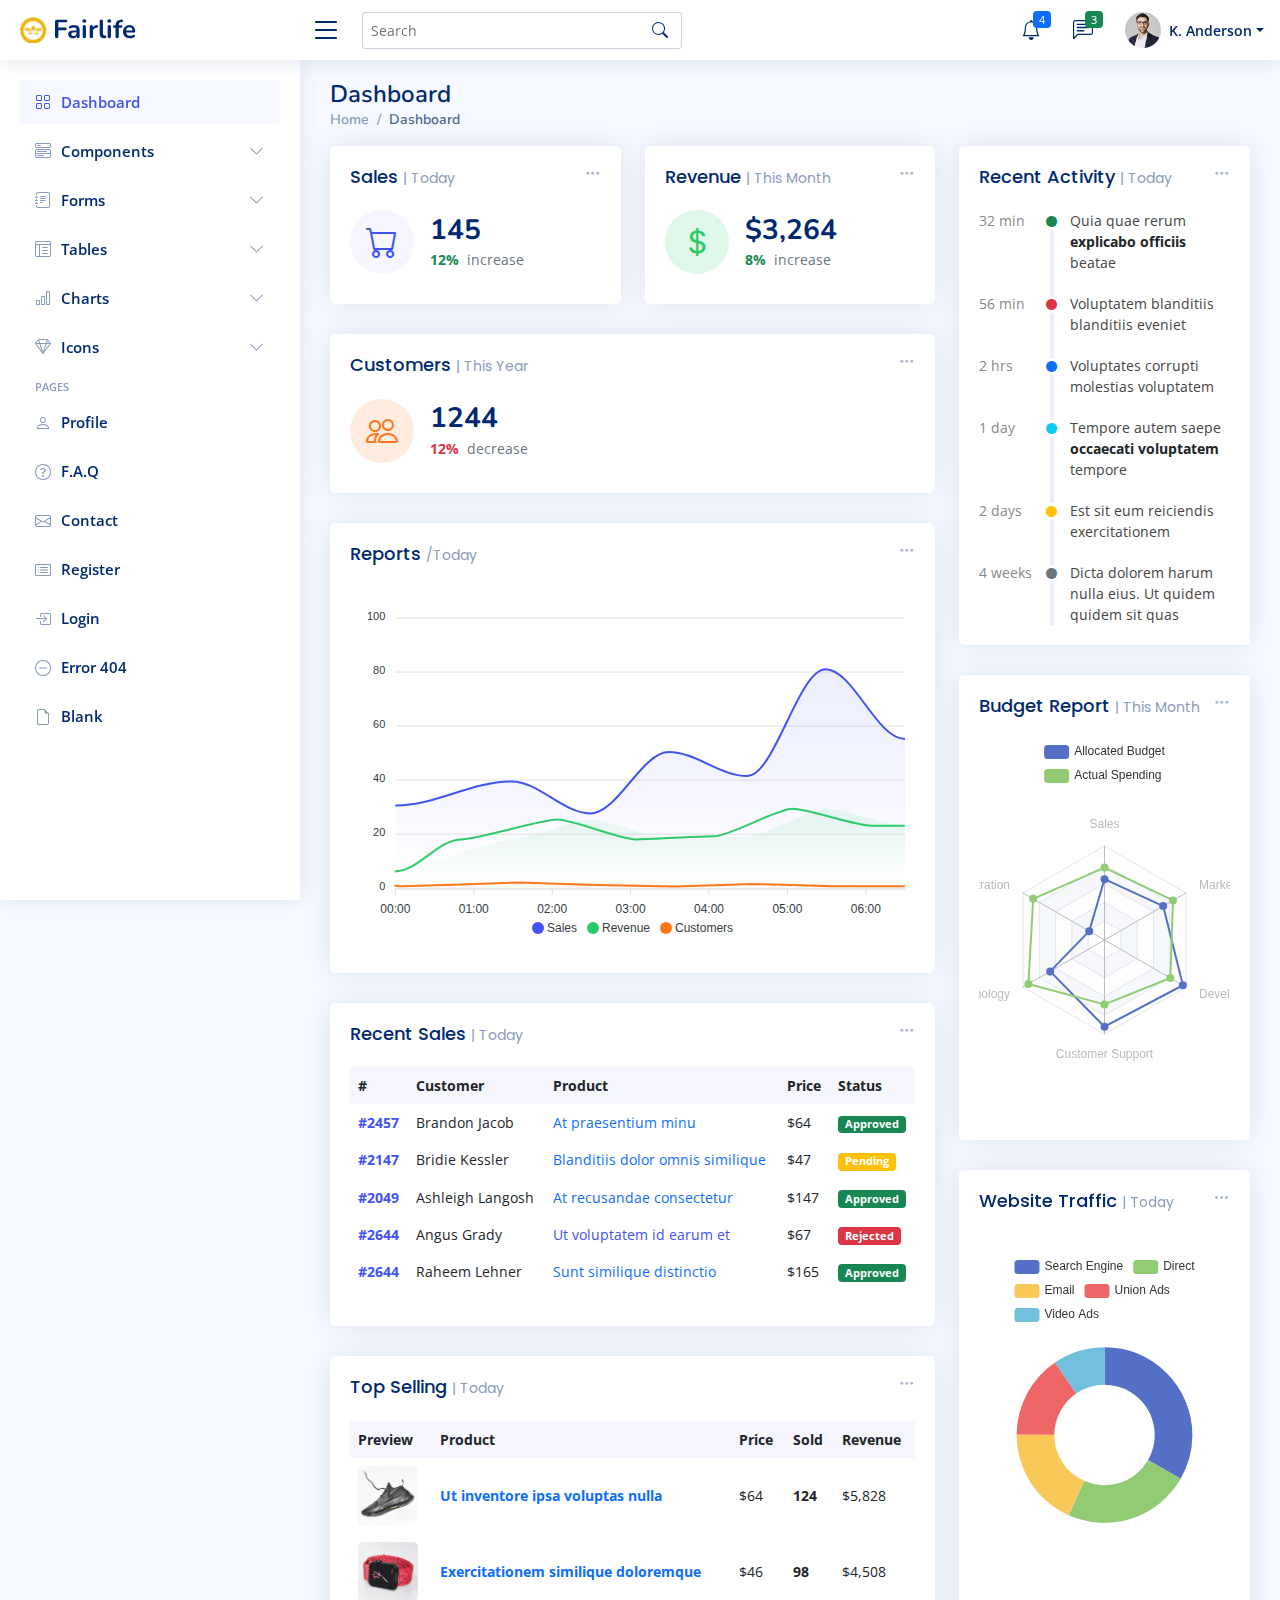
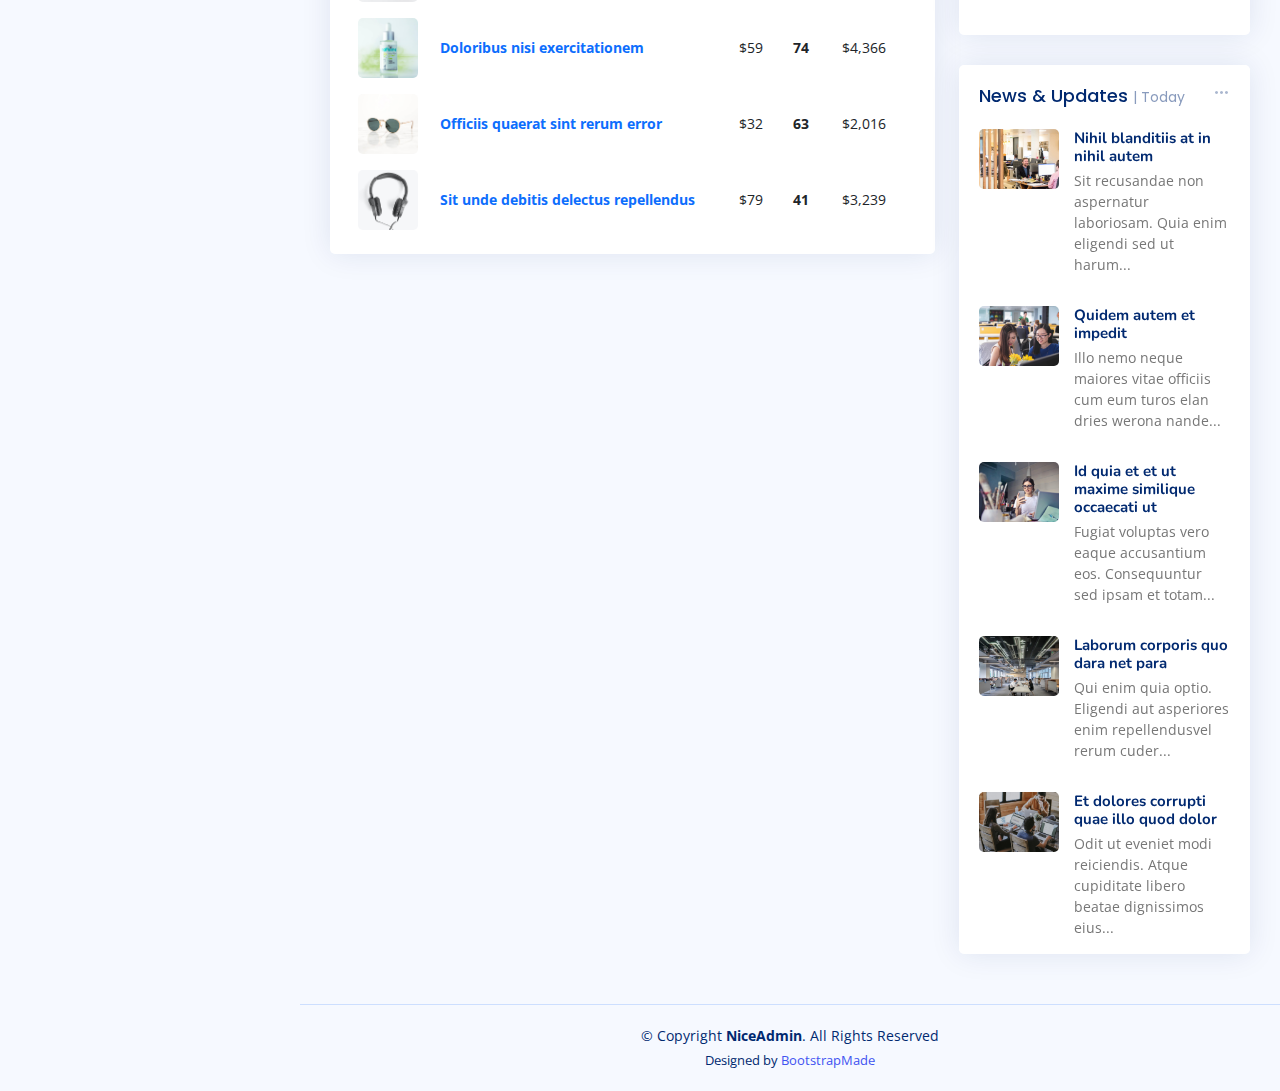
<file: dash.html>
<!DOCTYPE html>
<html lang="en">

<head>
  <meta charset="utf-8">
  <meta content="width=device-width, initial-scale=1.0" name="viewport">

  <title>Dashboard</title>
  <meta content="" name="description">
  <meta content="" name="keywords">

  <!-- Favicons -->
  <link href="logo.png" rel="icon">
  <link href="logo.png" rel="apple-touch-icon">

  <!-- Google Fonts -->
  <link href="https://fonts.gstatic.com" rel="preconnect">
  <link href="https://fonts.googleapis.com/css?family=Open+Sans:300,300i,400,400i,600,600i,700,700i|Nunito:300,300i,400,400i,600,600i,700,700i|Poppins:300,300i,400,400i,500,500i,600,600i,700,700i" rel="stylesheet">

  <!-- Vendor CSS Files -->
  <link href="assets/vendor/bootstrap/css/bootstrap.min.css" rel="stylesheet">
  <link href="assets/vendor/bootstrap-icons/bootstrap-icons.css" rel="stylesheet">
  <link href="assets/vendor/boxicons/css/boxicons.min.css" rel="stylesheet">
  <link href="assets/vendor/quill/quill.snow.css" rel="stylesheet">
  <link href="assets/vendor/quill/quill.bubble.css" rel="stylesheet">
  <link href="assets/vendor/remixicon/remixicon.css" rel="stylesheet">
  <link href="assets/vendor/simple-datatables/style.css" rel="stylesheet">

  <!-- Template Main CSS File -->
  <link href="assets/css/style.css" rel="stylesheet">

  <!-- =======================================================
  * Template Name: NiceAdmin - v2.2.2
  * Template URL: https://bootstrapmade.com/nice-admin-bootstrap-admin-html-template/
  * Author: BootstrapMade.com
  * License: https://bootstrapmade.com/license/
  ======================================================== -->
</head>

<body>

  <!-- ======= Header ======= -->
  <header id="header" class="header fixed-top d-flex align-items-center">

    <div class="d-flex align-items-center justify-content-between">
      <a href="index.html" class="logo d-flex align-items-center">
        <img src="logo.png" alt="">
        <span class="d-none d-lg-block">Fairlife</span>
      </a>
      <i class="bi bi-list toggle-sidebar-btn"></i>
    </div><!-- End Logo -->

    <div class="search-bar">
      <form class="search-form d-flex align-items-center" method="POST" action="#">
        <input type="text" name="query" placeholder="Search" title="Enter search keyword">
        <button type="submit" title="Search"><i class="bi bi-search"></i></button>
      </form>
    </div><!-- End Search Bar -->

    <nav class="header-nav ms-auto">
      <ul class="d-flex align-items-center">

        <li class="nav-item d-block d-lg-none">
          <a class="nav-link nav-icon search-bar-toggle " href="#">
            <i class="bi bi-search"></i>
          </a>
        </li><!-- End Search Icon-->

        <li class="nav-item dropdown">

          <a class="nav-link nav-icon" href="#" data-bs-toggle="dropdown">
            <i class="bi bi-bell"></i>
            <span class="badge bg-primary badge-number">4</span>
          </a><!-- End Notification Icon -->

          <ul class="dropdown-menu dropdown-menu-end dropdown-menu-arrow notifications">
            <li class="dropdown-header">
              You have 4 new notifications
              <a href="#"><span class="badge rounded-pill bg-primary p-2 ms-2">View all</span></a>
            </li>
            <li>
              <hr class="dropdown-divider">
            </li>

            <li class="notification-item">
              <i class="bi bi-exclamation-circle text-warning"></i>
              <div>
                <h4>Lorem Ipsum</h4>
                <p>Quae dolorem earum veritatis oditseno</p>
                <p>30 min. ago</p>
              </div>
            </li>

            <li>
              <hr class="dropdown-divider">
            </li>

            <li class="notification-item">
              <i class="bi bi-x-circle text-danger"></i>
              <div>
                <h4>Atque rerum nesciunt</h4>
                <p>Quae dolorem earum veritatis oditseno</p>
                <p>1 hr. ago</p>
              </div>
            </li>

            <li>
              <hr class="dropdown-divider">
            </li>

            <li class="notification-item">
              <i class="bi bi-check-circle text-success"></i>
              <div>
                <h4>Sit rerum fuga</h4>
                <p>Quae dolorem earum veritatis oditseno</p>
                <p>2 hrs. ago</p>
              </div>
            </li>

            <li>
              <hr class="dropdown-divider">
            </li>

            <li class="notification-item">
              <i class="bi bi-info-circle text-primary"></i>
              <div>
                <h4>Dicta reprehenderit</h4>
                <p>Quae dolorem earum veritatis oditseno</p>
                <p>4 hrs. ago</p>
              </div>
            </li>

            <li>
              <hr class="dropdown-divider">
            </li>
            <li class="dropdown-footer">
              <a href="#">Show all notifications</a>
            </li>

          </ul><!-- End Notification Dropdown Items -->

        </li><!-- End Notification Nav -->

        <li class="nav-item dropdown">

          <a class="nav-link nav-icon" href="#" data-bs-toggle="dropdown">
            <i class="bi bi-chat-left-text"></i>
            <span class="badge bg-success badge-number">3</span>
          </a><!-- End Messages Icon -->

          <ul class="dropdown-menu dropdown-menu-end dropdown-menu-arrow messages">
            <li class="dropdown-header">
              You have 3 new messages
              <a href="#"><span class="badge rounded-pill bg-primary p-2 ms-2">View all</span></a>
            </li>
            <li>
              <hr class="dropdown-divider">
            </li>

            <li class="message-item">
              <a href="#">
                <img src="assets/img/messages-1.jpg" alt="" class="rounded-circle">
                <div>
                  <h4>Maria Hudson</h4>
                  <p>Velit asperiores et ducimus soluta repudiandae labore officia est ut...</p>
                  <p>4 hrs. ago</p>
                </div>
              </a>
            </li>
            <li>
              <hr class="dropdown-divider">
            </li>

            <li class="message-item">
              <a href="#">
                <img src="assets/img/messages-2.jpg" alt="" class="rounded-circle">
                <div>
                  <h4>Anna Nelson</h4>
                  <p>Velit asperiores et ducimus soluta repudiandae labore officia est ut...</p>
                  <p>6 hrs. ago</p>
                </div>
              </a>
            </li>
            <li>
              <hr class="dropdown-divider">
            </li>

            <li class="message-item">
              <a href="#">
                <img src="assets/img/messages-3.jpg" alt="" class="rounded-circle">
                <div>
                  <h4>David Muldon</h4>
                  <p>Velit asperiores et ducimus soluta repudiandae labore officia est ut...</p>
                  <p>8 hrs. ago</p>
                </div>
              </a>
            </li>
            <li>
              <hr class="dropdown-divider">
            </li>

            <li class="dropdown-footer">
              <a href="#">Show all messages</a>
            </li>

          </ul><!-- End Messages Dropdown Items -->

        </li><!-- End Messages Nav -->

        <li class="nav-item dropdown pe-3">

          <a class="nav-link nav-profile d-flex align-items-center pe-0" href="#" data-bs-toggle="dropdown">
            <img src="assets/img/profile-img.jpg" alt="Profile" class="rounded-circle">
            <span class="d-none d-md-block dropdown-toggle ps-2">K. Anderson</span>
          </a><!-- End Profile Iamge Icon -->

          <ul class="dropdown-menu dropdown-menu-end dropdown-menu-arrow profile">
            <li class="dropdown-header">
              <h6>Kevin Anderson</h6>
              <span>Web Designer</span>
            </li>
            <li>
              <hr class="dropdown-divider">
            </li>

            <li>
              <a class="dropdown-item d-flex align-items-center" href="users-profile.html">
                <i class="bi bi-person"></i>
                <span>My Profile</span>
              </a>
            </li>
            <li>
              <hr class="dropdown-divider">
            </li>

            <li>
              <a class="dropdown-item d-flex align-items-center" href="users-profile.html">
                <i class="bi bi-gear"></i>
                <span>Account Settings</span>
              </a>
            </li>
            <li>
              <hr class="dropdown-divider">
            </li>

            <li>
              <a class="dropdown-item d-flex align-items-center" href="pages-faq.html">
                <i class="bi bi-question-circle"></i>
                <span>Need Help?</span>
              </a>
            </li>
            <li>
              <hr class="dropdown-divider">
            </li>

            <li>
              <a class="dropdown-item d-flex align-items-center" href="#">
                <i class="bi bi-box-arrow-right"></i>
                <span>Sign Out</span>
              </a>
            </li>

          </ul><!-- End Profile Dropdown Items -->
        </li><!-- End Profile Nav -->

      </ul>
    </nav><!-- End Icons Navigation -->

  </header><!-- End Header -->

  <!-- ======= Sidebar ======= -->
  <aside id="sidebar" class="sidebar">

    <ul class="sidebar-nav" id="sidebar-nav">

      <li class="nav-item">
        <a class="nav-link " href="index.html">
          <i class="bi bi-grid"></i>
          <span>Dashboard</span>
        </a>
      </li><!-- End Dashboard Nav -->

      <li class="nav-item">
        <a class="nav-link collapsed" data-bs-target="#components-nav" data-bs-toggle="collapse" href="#">
          <i class="bi bi-menu-button-wide"></i><span>Components</span><i class="bi bi-chevron-down ms-auto"></i>
        </a>
        <ul id="components-nav" class="nav-content collapse " data-bs-parent="#sidebar-nav">
          <li>
            <a href="components-alerts.html">
              <i class="bi bi-circle"></i><span>Alerts</span>
            </a>
          </li>
          <li>
            <a href="components-accordion.html">
              <i class="bi bi-circle"></i><span>Accordion</span>
            </a>
          </li>
          <li>
            <a href="components-badges.html">
              <i class="bi bi-circle"></i><span>Badges</span>
            </a>
          </li>
          <li>
            <a href="components-breadcrumbs.html">
              <i class="bi bi-circle"></i><span>Breadcrumbs</span>
            </a>
          </li>
          <li>
            <a href="components-buttons.html">
              <i class="bi bi-circle"></i><span>Buttons</span>
            </a>
          </li>
          <li>
            <a href="components-cards.html">
              <i class="bi bi-circle"></i><span>Cards</span>
            </a>
          </li>
          <li>
            <a href="components-carousel.html">
              <i class="bi bi-circle"></i><span>Carousel</span>
            </a>
          </li>
          <li>
            <a href="components-list-group.html">
              <i class="bi bi-circle"></i><span>List group</span>
            </a>
          </li>
          <li>
            <a href="components-modal.html">
              <i class="bi bi-circle"></i><span>Modal</span>
            </a>
          </li>
          <li>
            <a href="components-tabs.html">
              <i class="bi bi-circle"></i><span>Tabs</span>
            </a>
          </li>
          <li>
            <a href="components-pagination.html">
              <i class="bi bi-circle"></i><span>Pagination</span>
            </a>
          </li>
          <li>
            <a href="components-progress.html">
              <i class="bi bi-circle"></i><span>Progress</span>
            </a>
          </li>
          <li>
            <a href="components-spinners.html">
              <i class="bi bi-circle"></i><span>Spinners</span>
            </a>
          </li>
          <li>
            <a href="components-tooltips.html">
              <i class="bi bi-circle"></i><span>Tooltips</span>
            </a>
          </li>
        </ul>
      </li><!-- End Components Nav -->

      <li class="nav-item">
        <a class="nav-link collapsed" data-bs-target="#forms-nav" data-bs-toggle="collapse" href="#">
          <i class="bi bi-journal-text"></i><span>Forms</span><i class="bi bi-chevron-down ms-auto"></i>
        </a>
        <ul id="forms-nav" class="nav-content collapse " data-bs-parent="#sidebar-nav">
          <li>
            <a href="forms-elements.html">
              <i class="bi bi-circle"></i><span>Form Elements</span>
            </a>
          </li>
          <li>
            <a href="forms-layouts.html">
              <i class="bi bi-circle"></i><span>Form Layouts</span>
            </a>
          </li>
          <li>
            <a href="forms-editors.html">
              <i class="bi bi-circle"></i><span>Form Editors</span>
            </a>
          </li>
          <li>
            <a href="forms-validation.html">
              <i class="bi bi-circle"></i><span>Form Validation</span>
            </a>
          </li>
        </ul>
      </li><!-- End Forms Nav -->

      <li class="nav-item">
        <a class="nav-link collapsed" data-bs-target="#tables-nav" data-bs-toggle="collapse" href="#">
          <i class="bi bi-layout-text-window-reverse"></i><span>Tables</span><i class="bi bi-chevron-down ms-auto"></i>
        </a>
        <ul id="tables-nav" class="nav-content collapse " data-bs-parent="#sidebar-nav">
          <li>
            <a href="tables-general.html">
              <i class="bi bi-circle"></i><span>General Tables</span>
            </a>
          </li>
          <li>
            <a href="tables-data.html">
              <i class="bi bi-circle"></i><span>Data Tables</span>
            </a>
          </li>
        </ul>
      </li><!-- End Tables Nav -->

      <li class="nav-item">
        <a class="nav-link collapsed" data-bs-target="#charts-nav" data-bs-toggle="collapse" href="#">
          <i class="bi bi-bar-chart"></i><span>Charts</span><i class="bi bi-chevron-down ms-auto"></i>
        </a>
        <ul id="charts-nav" class="nav-content collapse " data-bs-parent="#sidebar-nav">
          <li>
            <a href="charts-chartjs.html">
              <i class="bi bi-circle"></i><span>Chart.js</span>
            </a>
          </li>
          <li>
            <a href="charts-apexcharts.html">
              <i class="bi bi-circle"></i><span>ApexCharts</span>
            </a>
          </li>
          <li>
            <a href="charts-echarts.html">
              <i class="bi bi-circle"></i><span>ECharts</span>
            </a>
          </li>
        </ul>
      </li><!-- End Charts Nav -->

      <li class="nav-item">
        <a class="nav-link collapsed" data-bs-target="#icons-nav" data-bs-toggle="collapse" href="#">
          <i class="bi bi-gem"></i><span>Icons</span><i class="bi bi-chevron-down ms-auto"></i>
        </a>
        <ul id="icons-nav" class="nav-content collapse " data-bs-parent="#sidebar-nav">
          <li>
            <a href="icons-bootstrap.html">
              <i class="bi bi-circle"></i><span>Bootstrap Icons</span>
            </a>
          </li>
          <li>
            <a href="icons-remix.html">
              <i class="bi bi-circle"></i><span>Remix Icons</span>
            </a>
          </li>
          <li>
            <a href="icons-boxicons.html">
              <i class="bi bi-circle"></i><span>Boxicons</span>
            </a>
          </li>
        </ul>
      </li><!-- End Icons Nav -->

      <li class="nav-heading">Pages</li>

      <li class="nav-item">
        <a class="nav-link collapsed" href="users-profile.html">
          <i class="bi bi-person"></i>
          <span>Profile</span>
        </a>
      </li><!-- End Profile Page Nav -->

      <li class="nav-item">
        <a class="nav-link collapsed" href="pages-faq.html">
          <i class="bi bi-question-circle"></i>
          <span>F.A.Q</span>
        </a>
      </li><!-- End F.A.Q Page Nav -->

      <li class="nav-item">
        <a class="nav-link collapsed" href="pages-contact.html">
          <i class="bi bi-envelope"></i>
          <span>Contact</span>
        </a>
      </li><!-- End Contact Page Nav -->

      <li class="nav-item">
        <a class="nav-link collapsed" href="pages-register.html">
          <i class="bi bi-card-list"></i>
          <span>Register</span>
        </a>
      </li><!-- End Register Page Nav -->

      <li class="nav-item">
        <a class="nav-link collapsed" href="pages-login.html">
          <i class="bi bi-box-arrow-in-right"></i>
          <span>Login</span>
        </a>
      </li><!-- End Login Page Nav -->

      <li class="nav-item">
        <a class="nav-link collapsed" href="pages-error-404.html">
          <i class="bi bi-dash-circle"></i>
          <span>Error 404</span>
        </a>
      </li><!-- End Error 404 Page Nav -->

      <li class="nav-item">
        <a class="nav-link collapsed" href="pages-blank.html">
          <i class="bi bi-file-earmark"></i>
          <span>Blank</span>
        </a>
      </li><!-- End Blank Page Nav -->

    </ul>

  </aside><!-- End Sidebar-->

  <main id="main" class="main">

    <div class="pagetitle">
      <h1>Dashboard</h1>
      <nav>
        <ol class="breadcrumb">
          <li class="breadcrumb-item"><a href="index.html">Home</a></li>
          <li class="breadcrumb-item active">Dashboard</li>
        </ol>
      </nav>
    </div><!-- End Page Title -->

    <section class="section dashboard">
      <div class="row">

        <!-- Left side columns -->
        <div class="col-lg-8">
          <div class="row">

            <!-- Sales Card -->
            <div class="col-xxl-4 col-md-6">
              <div class="card info-card sales-card">

                <div class="filter">
                  <a class="icon" href="#" data-bs-toggle="dropdown"><i class="bi bi-three-dots"></i></a>
                  <ul class="dropdown-menu dropdown-menu-end dropdown-menu-arrow">
                    <li class="dropdown-header text-start">
                      <h6>Filter</h6>
                    </li>

                    <li><a class="dropdown-item" href="#">Today</a></li>
                    <li><a class="dropdown-item" href="#">This Month</a></li>
                    <li><a class="dropdown-item" href="#">This Year</a></li>
                  </ul>
                </div>

                <div class="card-body">
                  <h5 class="card-title">Sales <span>| Today</span></h5>

                  <div class="d-flex align-items-center">
                    <div class="card-icon rounded-circle d-flex align-items-center justify-content-center">
                      <i class="bi bi-cart"></i>
                    </div>
                    <div class="ps-3">
                      <h6>145</h6>
                      <span class="text-success small pt-1 fw-bold">12%</span> <span class="text-muted small pt-2 ps-1">increase</span>

                    </div>
                  </div>
                </div>

              </div>
            </div><!-- End Sales Card -->

            <!-- Revenue Card -->
            <div class="col-xxl-4 col-md-6">
              <div class="card info-card revenue-card">

                <div class="filter">
                  <a class="icon" href="#" data-bs-toggle="dropdown"><i class="bi bi-three-dots"></i></a>
                  <ul class="dropdown-menu dropdown-menu-end dropdown-menu-arrow">
                    <li class="dropdown-header text-start">
                      <h6>Filter</h6>
                    </li>

                    <li><a class="dropdown-item" href="#">Today</a></li>
                    <li><a class="dropdown-item" href="#">This Month</a></li>
                    <li><a class="dropdown-item" href="#">This Year</a></li>
                  </ul>
                </div>

                <div class="card-body">
                  <h5 class="card-title">Revenue <span>| This Month</span></h5>

                  <div class="d-flex align-items-center">
                    <div class="card-icon rounded-circle d-flex align-items-center justify-content-center">
                      <i class="bi bi-currency-dollar"></i>
                    </div>
                    <div class="ps-3">
                      <h6>$3,264</h6>
                      <span class="text-success small pt-1 fw-bold">8%</span> <span class="text-muted small pt-2 ps-1">increase</span>

                    </div>
                  </div>
                </div>

              </div>
            </div><!-- End Revenue Card -->

            <!-- Customers Card -->
            <div class="col-xxl-4 col-xl-12">

              <div class="card info-card customers-card">

                <div class="filter">
                  <a class="icon" href="#" data-bs-toggle="dropdown"><i class="bi bi-three-dots"></i></a>
                  <ul class="dropdown-menu dropdown-menu-end dropdown-menu-arrow">
                    <li class="dropdown-header text-start">
                      <h6>Filter</h6>
                    </li>

                    <li><a class="dropdown-item" href="#">Today</a></li>
                    <li><a class="dropdown-item" href="#">This Month</a></li>
                    <li><a class="dropdown-item" href="#">This Year</a></li>
                  </ul>
                </div>

                <div class="card-body">
                  <h5 class="card-title">Customers <span>| This Year</span></h5>

                  <div class="d-flex align-items-center">
                    <div class="card-icon rounded-circle d-flex align-items-center justify-content-center">
                      <i class="bi bi-people"></i>
                    </div>
                    <div class="ps-3">
                      <h6>1244</h6>
                      <span class="text-danger small pt-1 fw-bold">12%</span> <span class="text-muted small pt-2 ps-1">decrease</span>

                    </div>
                  </div>

                </div>
              </div>

            </div><!-- End Customers Card -->

            <!-- Reports -->
            <div class="col-12">
              <div class="card">

                <div class="filter">
                  <a class="icon" href="#" data-bs-toggle="dropdown"><i class="bi bi-three-dots"></i></a>
                  <ul class="dropdown-menu dropdown-menu-end dropdown-menu-arrow">
                    <li class="dropdown-header text-start">
                      <h6>Filter</h6>
                    </li>

                    <li><a class="dropdown-item" href="#">Today</a></li>
                    <li><a class="dropdown-item" href="#">This Month</a></li>
                    <li><a class="dropdown-item" href="#">This Year</a></li>
                  </ul>
                </div>

                <div class="card-body">
                  <h5 class="card-title">Reports <span>/Today</span></h5>

                  <!-- Line Chart -->
                  <div id="reportsChart"></div>

                  <script>
                    document.addEventListener("DOMContentLoaded", () => {
                      new ApexCharts(document.querySelector("#reportsChart"), {
                        series: [{
                          name: 'Sales',
                          data: [31, 40, 28, 51, 42, 82, 56],
                        }, {
                          name: 'Revenue',
                          data: [11, 32, 45, 32, 34, 52, 41]
                        }, {
                          name: 'Customers',
                          data: [15, 11, 32, 18, 9, 24, 11]
                        }],
                        chart: {
                          height: 350,
                          type: 'area',
                          toolbar: {
                            show: false
                          },
                        },
                        markers: {
                          size: 4
                        },
                        colors: ['#4154f1', '#2eca6a', '#ff771d'],
                        fill: {
                          type: "gradient",
                          gradient: {
                            shadeIntensity: 1,
                            opacityFrom: 0.3,
                            opacityTo: 0.4,
                            stops: [0, 90, 100]
                          }
                        },
                        dataLabels: {
                          enabled: false
                        },
                        stroke: {
                          curve: 'smooth',
                          width: 2
                        },
                        xaxis: {
                          type: 'datetime',
                          categories: ["2018-09-19T00:00:00.000Z", "2018-09-19T01:30:00.000Z", "2018-09-19T02:30:00.000Z", "2018-09-19T03:30:00.000Z", "2018-09-19T04:30:00.000Z", "2018-09-19T05:30:00.000Z", "2018-09-19T06:30:00.000Z"]
                        },
                        tooltip: {
                          x: {
                            format: 'dd/MM/yy HH:mm'
                          },
                        }
                      }).render();
                    });
                  </script>
                  <!-- End Line Chart -->

                </div>

              </div>
            </div><!-- End Reports -->

            <!-- Recent Sales -->
            <div class="col-12">
              <div class="card recent-sales overflow-auto">

                <div class="filter">
                  <a class="icon" href="#" data-bs-toggle="dropdown"><i class="bi bi-three-dots"></i></a>
                  <ul class="dropdown-menu dropdown-menu-end dropdown-menu-arrow">
                    <li class="dropdown-header text-start">
                      <h6>Filter</h6>
                    </li>

                    <li><a class="dropdown-item" href="#">Today</a></li>
                    <li><a class="dropdown-item" href="#">This Month</a></li>
                    <li><a class="dropdown-item" href="#">This Year</a></li>
                  </ul>
                </div>

                <div class="card-body">
                  <h5 class="card-title">Recent Sales <span>| Today</span></h5>

                  <table class="table table-borderless datatable">
                    <thead>
                      <tr>
                        <th scope="col">#</th>
                        <th scope="col">Customer</th>
                        <th scope="col">Product</th>
                        <th scope="col">Price</th>
                        <th scope="col">Status</th>
                      </tr>
                    </thead>
                    <tbody>
                      <tr>
                        <th scope="row"><a href="#">#2457</a></th>
                        <td>Brandon Jacob</td>
                        <td><a href="#" class="text-primary">At praesentium minu</a></td>
                        <td>$64</td>
                        <td><span class="badge bg-success">Approved</span></td>
                      </tr>
                      <tr>
                        <th scope="row"><a href="#">#2147</a></th>
                        <td>Bridie Kessler</td>
                        <td><a href="#" class="text-primary">Blanditiis dolor omnis similique</a></td>
                        <td>$47</td>
                        <td><span class="badge bg-warning">Pending</span></td>
                      </tr>
                      <tr>
                        <th scope="row"><a href="#">#2049</a></th>
                        <td>Ashleigh Langosh</td>
                        <td><a href="#" class="text-primary">At recusandae consectetur</a></td>
                        <td>$147</td>
                        <td><span class="badge bg-success">Approved</span></td>
                      </tr>
                      <tr>
                        <th scope="row"><a href="#">#2644</a></th>
                        <td>Angus Grady</td>
                        <td><a href="#" class="text-primar">Ut voluptatem id earum et</a></td>
                        <td>$67</td>
                        <td><span class="badge bg-danger">Rejected</span></td>
                      </tr>
                      <tr>
                        <th scope="row"><a href="#">#2644</a></th>
                        <td>Raheem Lehner</td>
                        <td><a href="#" class="text-primary">Sunt similique distinctio</a></td>
                        <td>$165</td>
                        <td><span class="badge bg-success">Approved</span></td>
                      </tr>
                    </tbody>
                  </table>

                </div>

              </div>
            </div><!-- End Recent Sales -->

            <!-- Top Selling -->
            <div class="col-12">
              <div class="card top-selling overflow-auto">

                <div class="filter">
                  <a class="icon" href="#" data-bs-toggle="dropdown"><i class="bi bi-three-dots"></i></a>
                  <ul class="dropdown-menu dropdown-menu-end dropdown-menu-arrow">
                    <li class="dropdown-header text-start">
                      <h6>Filter</h6>
                    </li>

                    <li><a class="dropdown-item" href="#">Today</a></li>
                    <li><a class="dropdown-item" href="#">This Month</a></li>
                    <li><a class="dropdown-item" href="#">This Year</a></li>
                  </ul>
                </div>

                <div class="card-body pb-0">
                  <h5 class="card-title">Top Selling <span>| Today</span></h5>

                  <table class="table table-borderless">
                    <thead>
                      <tr>
                        <th scope="col">Preview</th>
                        <th scope="col">Product</th>
                        <th scope="col">Price</th>
                        <th scope="col">Sold</th>
                        <th scope="col">Revenue</th>
                      </tr>
                    </thead>
                    <tbody>
                      <tr>
                        <th scope="row"><a href="#"><img src="assets/img/product-1.jpg" alt=""></a></th>
                        <td><a href="#" class="text-primary fw-bold">Ut inventore ipsa voluptas nulla</a></td>
                        <td>$64</td>
                        <td class="fw-bold">124</td>
                        <td>$5,828</td>
                      </tr>
                      <tr>
                        <th scope="row"><a href="#"><img src="assets/img/product-2.jpg" alt=""></a></th>
                        <td><a href="#" class="text-primary fw-bold">Exercitationem similique doloremque</a></td>
                        <td>$46</td>
                        <td class="fw-bold">98</td>
                        <td>$4,508</td>
                      </tr>
                      <tr>
                        <th scope="row"><a href="#"><img src="assets/img/product-3.jpg" alt=""></a></th>
                        <td><a href="#" class="text-primary fw-bold">Doloribus nisi exercitationem</a></td>
                        <td>$59</td>
                        <td class="fw-bold">74</td>
                        <td>$4,366</td>
                      </tr>
                      <tr>
                        <th scope="row"><a href="#"><img src="assets/img/product-4.jpg" alt=""></a></th>
                        <td><a href="#" class="text-primary fw-bold">Officiis quaerat sint rerum error</a></td>
                        <td>$32</td>
                        <td class="fw-bold">63</td>
                        <td>$2,016</td>
                      </tr>
                      <tr>
                        <th scope="row"><a href="#"><img src="assets/img/product-5.jpg" alt=""></a></th>
                        <td><a href="#" class="text-primary fw-bold">Sit unde debitis delectus repellendus</a></td>
                        <td>$79</td>
                        <td class="fw-bold">41</td>
                        <td>$3,239</td>
                      </tr>
                    </tbody>
                  </table>

                </div>

              </div>
            </div><!-- End Top Selling -->

          </div>
        </div><!-- End Left side columns -->

        <!-- Right side columns -->
        <div class="col-lg-4">

          <!-- Recent Activity -->
          <div class="card">
            <div class="filter">
              <a class="icon" href="#" data-bs-toggle="dropdown"><i class="bi bi-three-dots"></i></a>
              <ul class="dropdown-menu dropdown-menu-end dropdown-menu-arrow">
                <li class="dropdown-header text-start">
                  <h6>Filter</h6>
                </li>

                <li><a class="dropdown-item" href="#">Today</a></li>
                <li><a class="dropdown-item" href="#">This Month</a></li>
                <li><a class="dropdown-item" href="#">This Year</a></li>
              </ul>
            </div>

            <div class="card-body">
              <h5 class="card-title">Recent Activity <span>| Today</span></h5>

              <div class="activity">

                <div class="activity-item d-flex">
                  <div class="activite-label">32 min</div>
                  <i class='bi bi-circle-fill activity-badge text-success align-self-start'></i>
                  <div class="activity-content">
                    Quia quae rerum <a href="#" class="fw-bold text-dark">explicabo officiis</a> beatae
                  </div>
                </div><!-- End activity item-->

                <div class="activity-item d-flex">
                  <div class="activite-label">56 min</div>
                  <i class='bi bi-circle-fill activity-badge text-danger align-self-start'></i>
                  <div class="activity-content">
                    Voluptatem blanditiis blanditiis eveniet
                  </div>
                </div><!-- End activity item-->

                <div class="activity-item d-flex">
                  <div class="activite-label">2 hrs</div>
                  <i class='bi bi-circle-fill activity-badge text-primary align-self-start'></i>
                  <div class="activity-content">
                    Voluptates corrupti molestias voluptatem
                  </div>
                </div><!-- End activity item-->

                <div class="activity-item d-flex">
                  <div class="activite-label">1 day</div>
                  <i class='bi bi-circle-fill activity-badge text-info align-self-start'></i>
                  <div class="activity-content">
                    Tempore autem saepe <a href="#" class="fw-bold text-dark">occaecati voluptatem</a> tempore
                  </div>
                </div><!-- End activity item-->

                <div class="activity-item d-flex">
                  <div class="activite-label">2 days</div>
                  <i class='bi bi-circle-fill activity-badge text-warning align-self-start'></i>
                  <div class="activity-content">
                    Est sit eum reiciendis exercitationem
                  </div>
                </div><!-- End activity item-->

                <div class="activity-item d-flex">
                  <div class="activite-label">4 weeks</div>
                  <i class='bi bi-circle-fill activity-badge text-muted align-self-start'></i>
                  <div class="activity-content">
                    Dicta dolorem harum nulla eius. Ut quidem quidem sit quas
                  </div>
                </div><!-- End activity item-->

              </div>

            </div>
          </div><!-- End Recent Activity -->

          <!-- Budget Report -->
          <div class="card">
            <div class="filter">
              <a class="icon" href="#" data-bs-toggle="dropdown"><i class="bi bi-three-dots"></i></a>
              <ul class="dropdown-menu dropdown-menu-end dropdown-menu-arrow">
                <li class="dropdown-header text-start">
                  <h6>Filter</h6>
                </li>

                <li><a class="dropdown-item" href="#">Today</a></li>
                <li><a class="dropdown-item" href="#">This Month</a></li>
                <li><a class="dropdown-item" href="#">This Year</a></li>
              </ul>
            </div>

            <div class="card-body pb-0">
              <h5 class="card-title">Budget Report <span>| This Month</span></h5>

              <div id="budgetChart" style="min-height: 400px;" class="echart"></div>

              <script>
                document.addEventListener("DOMContentLoaded", () => {
                  var budgetChart = echarts.init(document.querySelector("#budgetChart")).setOption({
                    legend: {
                      data: ['Allocated Budget', 'Actual Spending']
                    },
                    radar: {
                      // shape: 'circle',
                      indicator: [{
                          name: 'Sales',
                          max: 6500
                        },
                        {
                          name: 'Administration',
                          max: 16000
                        },
                        {
                          name: 'Information Technology',
                          max: 30000
                        },
                        {
                          name: 'Customer Support',
                          max: 38000
                        },
                        {
                          name: 'Development',
                          max: 52000
                        },
                        {
                          name: 'Marketing',
                          max: 25000
                        }
                      ]
                    },
                    series: [{
                      name: 'Budget vs spending',
                      type: 'radar',
                      data: [{
                          value: [4200, 3000, 20000, 35000, 50000, 18000],
                          name: 'Allocated Budget'
                        },
                        {
                          value: [5000, 14000, 28000, 26000, 42000, 21000],
                          name: 'Actual Spending'
                        }
                      ]
                    }]
                  });
                });
              </script>

            </div>
          </div><!-- End Budget Report -->

          <!-- Website Traffic -->
          <div class="card">
            <div class="filter">
              <a class="icon" href="#" data-bs-toggle="dropdown"><i class="bi bi-three-dots"></i></a>
              <ul class="dropdown-menu dropdown-menu-end dropdown-menu-arrow">
                <li class="dropdown-header text-start">
                  <h6>Filter</h6>
                </li>

                <li><a class="dropdown-item" href="#">Today</a></li>
                <li><a class="dropdown-item" href="#">This Month</a></li>
                <li><a class="dropdown-item" href="#">This Year</a></li>
              </ul>
            </div>

            <div class="card-body pb-0">
              <h5 class="card-title">Website Traffic <span>| Today</span></h5>

              <div id="trafficChart" style="min-height: 400px;" class="echart"></div>

              <script>
                document.addEventListener("DOMContentLoaded", () => {
                  echarts.init(document.querySelector("#trafficChart")).setOption({
                    tooltip: {
                      trigger: 'item'
                    },
                    legend: {
                      top: '5%',
                      left: 'center'
                    },
                    series: [{
                      name: 'Access From',
                      type: 'pie',
                      radius: ['40%', '70%'],
                      avoidLabelOverlap: false,
                      label: {
                        show: false,
                        position: 'center'
                      },
                      emphasis: {
                        label: {
                          show: true,
                          fontSize: '18',
                          fontWeight: 'bold'
                        }
                      },
                      labelLine: {
                        show: false
                      },
                      data: [{
                          value: 1048,
                          name: 'Search Engine'
                        },
                        {
                          value: 735,
                          name: 'Direct'
                        },
                        {
                          value: 580,
                          name: 'Email'
                        },
                        {
                          value: 484,
                          name: 'Union Ads'
                        },
                        {
                          value: 300,
                          name: 'Video Ads'
                        }
                      ]
                    }]
                  });
                });
              </script>

            </div>
          </div><!-- End Website Traffic -->

          <!-- News & Updates Traffic -->
          <div class="card">
            <div class="filter">
              <a class="icon" href="#" data-bs-toggle="dropdown"><i class="bi bi-three-dots"></i></a>
              <ul class="dropdown-menu dropdown-menu-end dropdown-menu-arrow">
                <li class="dropdown-header text-start">
                  <h6>Filter</h6>
                </li>

                <li><a class="dropdown-item" href="#">Today</a></li>
                <li><a class="dropdown-item" href="#">This Month</a></li>
                <li><a class="dropdown-item" href="#">This Year</a></li>
              </ul>
            </div>

            <div class="card-body pb-0">
              <h5 class="card-title">News &amp; Updates <span>| Today</span></h5>

              <div class="news">
                <div class="post-item clearfix">
                  <img src="assets/img/news-1.jpg" alt="">
                  <h4><a href="#">Nihil blanditiis at in nihil autem</a></h4>
                  <p>Sit recusandae non aspernatur laboriosam. Quia enim eligendi sed ut harum...</p>
                </div>

                <div class="post-item clearfix">
                  <img src="assets/img/news-2.jpg" alt="">
                  <h4><a href="#">Quidem autem et impedit</a></h4>
                  <p>Illo nemo neque maiores vitae officiis cum eum turos elan dries werona nande...</p>
                </div>

                <div class="post-item clearfix">
                  <img src="assets/img/news-3.jpg" alt="">
                  <h4><a href="#">Id quia et et ut maxime similique occaecati ut</a></h4>
                  <p>Fugiat voluptas vero eaque accusantium eos. Consequuntur sed ipsam et totam...</p>
                </div>

                <div class="post-item clearfix">
                  <img src="assets/img/news-4.jpg" alt="">
                  <h4><a href="#">Laborum corporis quo dara net para</a></h4>
                  <p>Qui enim quia optio. Eligendi aut asperiores enim repellendusvel rerum cuder...</p>
                </div>

                <div class="post-item clearfix">
                  <img src="assets/img/news-5.jpg" alt="">
                  <h4><a href="#">Et dolores corrupti quae illo quod dolor</a></h4>
                  <p>Odit ut eveniet modi reiciendis. Atque cupiditate libero beatae dignissimos eius...</p>
                </div>

              </div><!-- End sidebar recent posts-->

            </div>
          </div><!-- End News & Updates -->

        </div><!-- End Right side columns -->

      </div>
    </section>

  </main><!-- End #main -->

  <!-- ======= Footer ======= -->
  <footer id="footer" class="footer">
    <div class="copyright">
      &copy; Copyright <strong><span>NiceAdmin</span></strong>. All Rights Reserved
    </div>
    <div class="credits">
      <!-- All the links in the footer should remain intact. -->
      <!-- You can delete the links only if you purchased the pro version. -->
      <!-- Licensing information: https://bootstrapmade.com/license/ -->
      <!-- Purchase the pro version with working PHP/AJAX contact form: https://bootstrapmade.com/nice-admin-bootstrap-admin-html-template/ -->
      Designed by <a href="https://bootstrapmade.com/">BootstrapMade</a>
    </div>
  </footer><!-- End Footer -->

  <a href="#" class="back-to-top d-flex align-items-center justify-content-center"><i class="bi bi-arrow-up-short"></i></a>

  <!-- Vendor JS Files -->
  <script src="assets/vendor/apexcharts/apexcharts.min.js"></script>
  <script src="assets/vendor/bootstrap/js/bootstrap.bundle.min.js"></script>
  <script src="assets/vendor/chart.js/chart.min.js"></script>
  <script src="assets/vendor/echarts/echarts.min.js"></script>
  <script src="assets/vendor/quill/quill.min.js"></script>
  <script src="assets/vendor/simple-datatables/simple-datatables.js"></script>
  <script src="assets/vendor/tinymce/tinymce.min.js"></script>
  <script src="assets/vendor/php-email-form/validate.js"></script>

  <!-- Template Main JS File -->
  <script src="assets/js/main.js"></script>

</body>

</html>
</file>
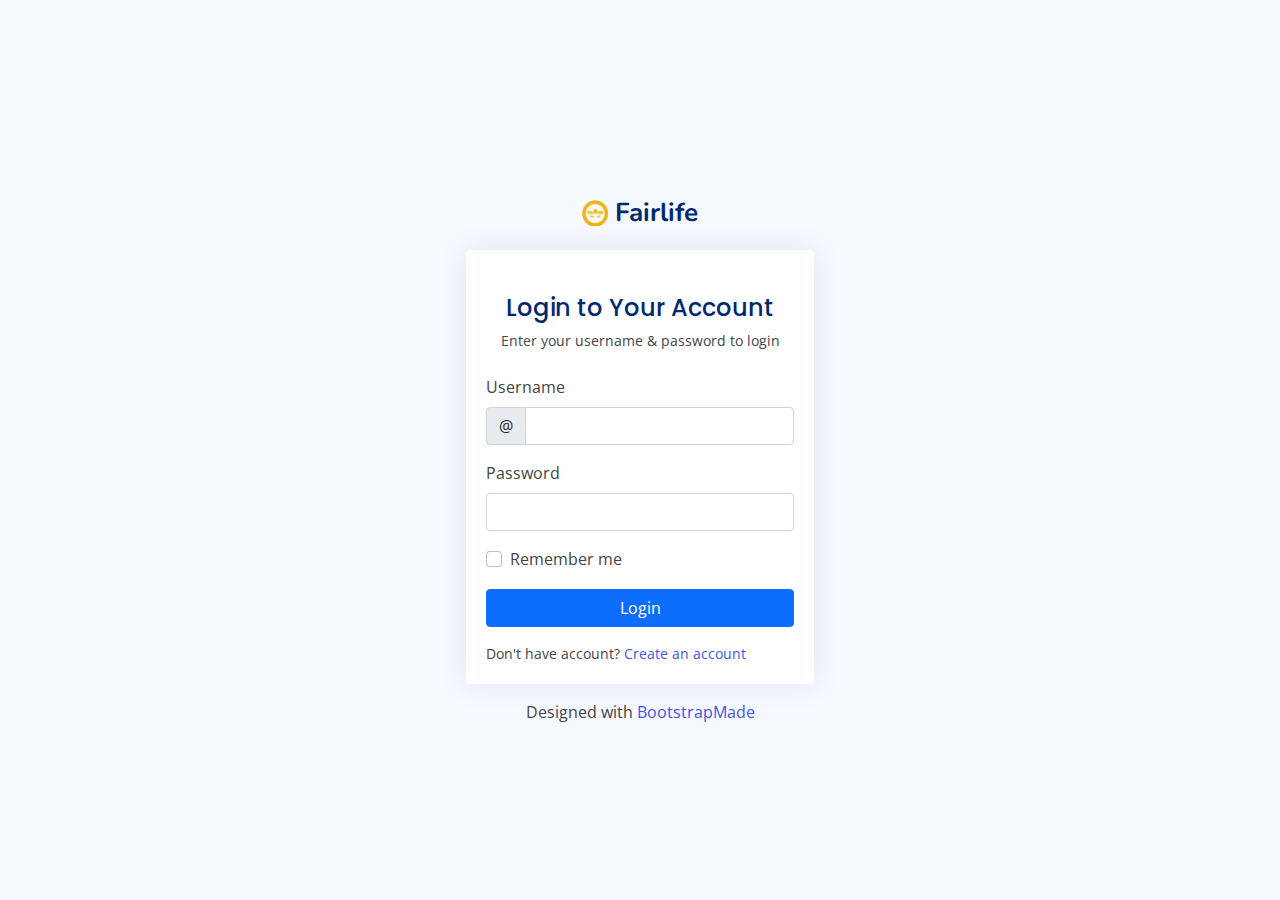
<file: index22.html>
<!DOCTYPE html>
<html lang="en">

<head>
  <meta charset="utf-8">
  <meta content="width=device-width, initial-scale=1.0" name="viewport">

  <title>Login</title>
  <meta content="" name="description">
  <meta content="" name="keywords">

  <!-- Favicons -->
  <link href="logo.png" rel="icon">
  <link href="logo.png" rel="apple-touch-icon">

  <!-- Google Fonts -->
  <link href="https://fonts.gstatic.com" rel="preconnect">
  <link href="https://fonts.googleapis.com/css?family=Open+Sans:300,300i,400,400i,600,600i,700,700i|Nunito:300,300i,400,400i,600,600i,700,700i|Poppins:300,300i,400,400i,500,500i,600,600i,700,700i" rel="stylesheet">

  <!-- Vendor CSS Files -->
  <link href="assets/vendor/bootstrap/css/bootstrap.min.css" rel="stylesheet">
  <link href="assets/vendor/bootstrap-icons/bootstrap-icons.css" rel="stylesheet">
  <link href="assets/vendor/boxicons/css/boxicons.min.css" rel="stylesheet">
  <link href="assets/vendor/quill/quill.snow.css" rel="stylesheet">
  <link href="assets/vendor/quill/quill.bubble.css" rel="stylesheet">
  <link href="assets/vendor/remixicon/remixicon.css" rel="stylesheet">
  <link href="assets/vendor/simple-datatables/style.css" rel="stylesheet">

  <!-- Template Main CSS File -->
  <link href="assets/css/style.css" rel="stylesheet">

  <!-- =======================================================
  * Template Name: NiceAdmin - v2.2.2
  * Template URL: https://bootstrapmade.com/nice-admin-bootstrap-admin-html-template/
  * Author: BootstrapMade.com
  * License: https://bootstrapmade.com/license/
  ======================================================== -->
</head>

<body>

  <main>
    <div class="container">

      <section class="section register min-vh-100 d-flex flex-column align-items-center justify-content-center py-4">
        <div class="container">
          <div class="row justify-content-center">
            <div class="col-lg-4 col-md-6 d-flex flex-column align-items-center justify-content-center">

              <div class="d-flex justify-content-center py-4">
                <a href="index.html" class="logo d-flex align-items-center w-auto">
                  <img src="logo.png" alt="">
                  <span class="d-none d-lg-block">Fairlife</span>
                </a>
              </div><!-- End Logo -->

              <div class="card mb-3">

                <div class="card-body">

                  <div class="pt-4 pb-2">
                    <h5 class="card-title text-center pb-0 fs-4">Login to Your Account</h5>
                    <p class="text-center small">Enter your username & password to login</p>
                  </div>

                  <form class="row g-3 needs-validation" method="post" action="scripts/login.php" novalidate>

                    <div class="col-12">
                      <label for="yourUsername" class="form-label">Username</label>
                      <div class="input-group has-validation">
                        <span class="input-group-text" id="inputGroupPrepend">@</span>
                        <input type="text" name="username" class="form-control" id="yourUsername" required>
                        <div class="invalid-feedback">Please enter your username.</div>
                      </div>
                    </div>

                    <div class="col-12">
                      <label for="yourPassword" class="form-label">Password</label>
                      <input type="password" name="password" class="form-control" id="yourPassword" required>
                      <div class="invalid-feedback">Please enter your password!</div>
                    </div>

                    <div class="col-12">
                      <div class="form-check">
                        <input class="form-check-input" type="checkbox" name="remember" value="true" id="rememberMe">
                        <label class="form-check-label" for="rememberMe">Remember me</label>
                      </div>
                    </div>
                    <div class="col-12">
                      <button class="btn btn-primary w-100" type="submit" id="btlogin" name="btlogin">Login</button>
                    </div>
                    <div class="col-12">
                      <p class="small mb-0">Don't have account? <a href="pages-register.html">Create an account</a></p>
                    </div>
                  </form>

                </div>
              </div>

              <div class="credits">
                <!-- All the links in the footer should remain intact. -->
                <!-- You can delete the links only if you purchased the pro version. -->
                <!-- Licensing information: https://bootstrapmade.com/license/ -->
                <!-- Purchase the pro version with working PHP/AJAX contact form: https://bootstrapmade.com/nice-admin-bootstrap-admin-html-template/ -->
                Designed with <a href="https://bootstrapmade.com/">BootstrapMade</a>
              </div>

            </div>
          </div>
        </div>

      </section>

    </div>
  </main><!-- End #main -->

  <a href="#" class="back-to-top d-flex align-items-center justify-content-center"><i class="bi bi-arrow-up-short"></i></a>

  <!-- Vendor JS Files -->
  <script src="assets/vendor/apexcharts/apexcharts.min.js"></script>
  <script src="assets/vendor/bootstrap/js/bootstrap.bundle.min.js"></script>
  <script src="assets/vendor/chart.js/chart.min.js"></script>
  <script src="assets/vendor/echarts/echarts.min.js"></script>
  <script src="assets/vendor/quill/quill.min.js"></script>
  <script src="assets/vendor/simple-datatables/simple-datatables.js"></script>
  <script src="assets/vendor/tinymce/tinymce.min.js"></script>
  <script src="assets/vendor/php-email-form/validate.js"></script>

  <!-- Template Main JS File -->
  <script src="assets/js/main.js"></script>

</body>

</html>
</file>
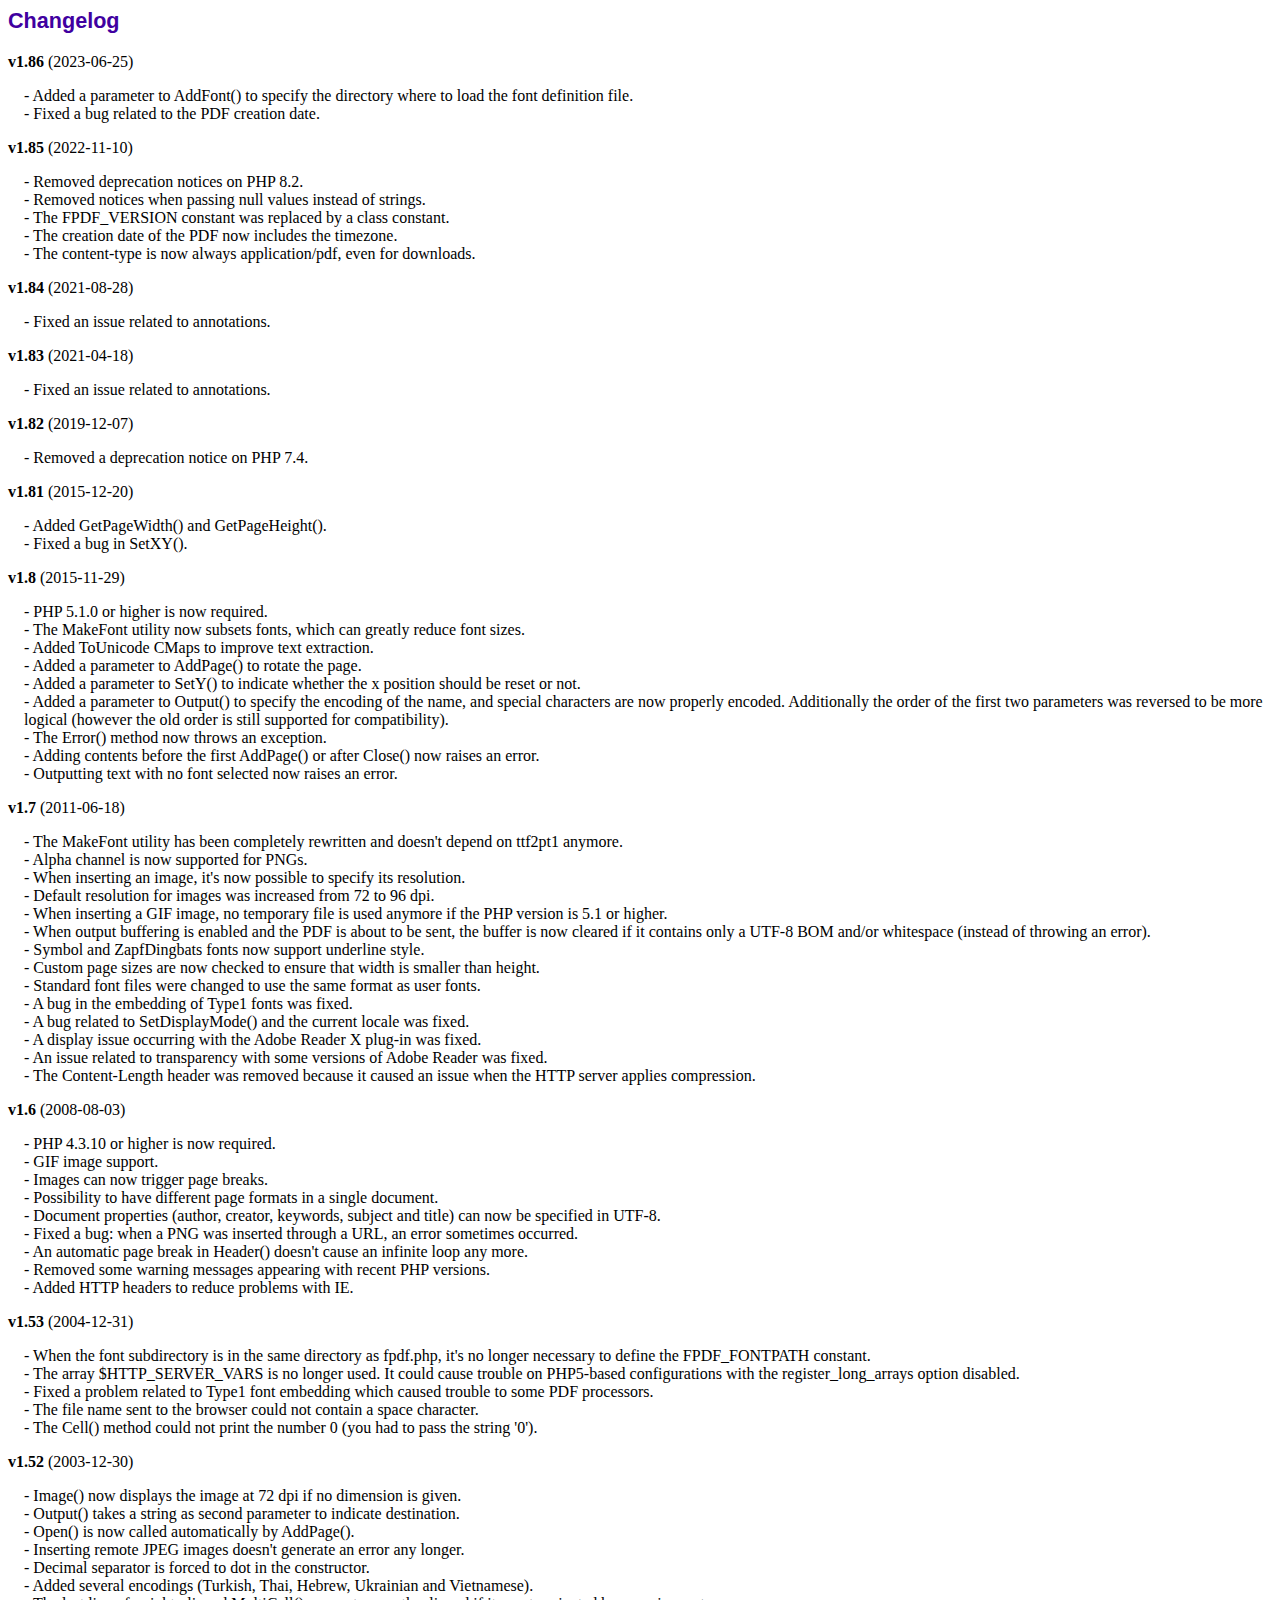
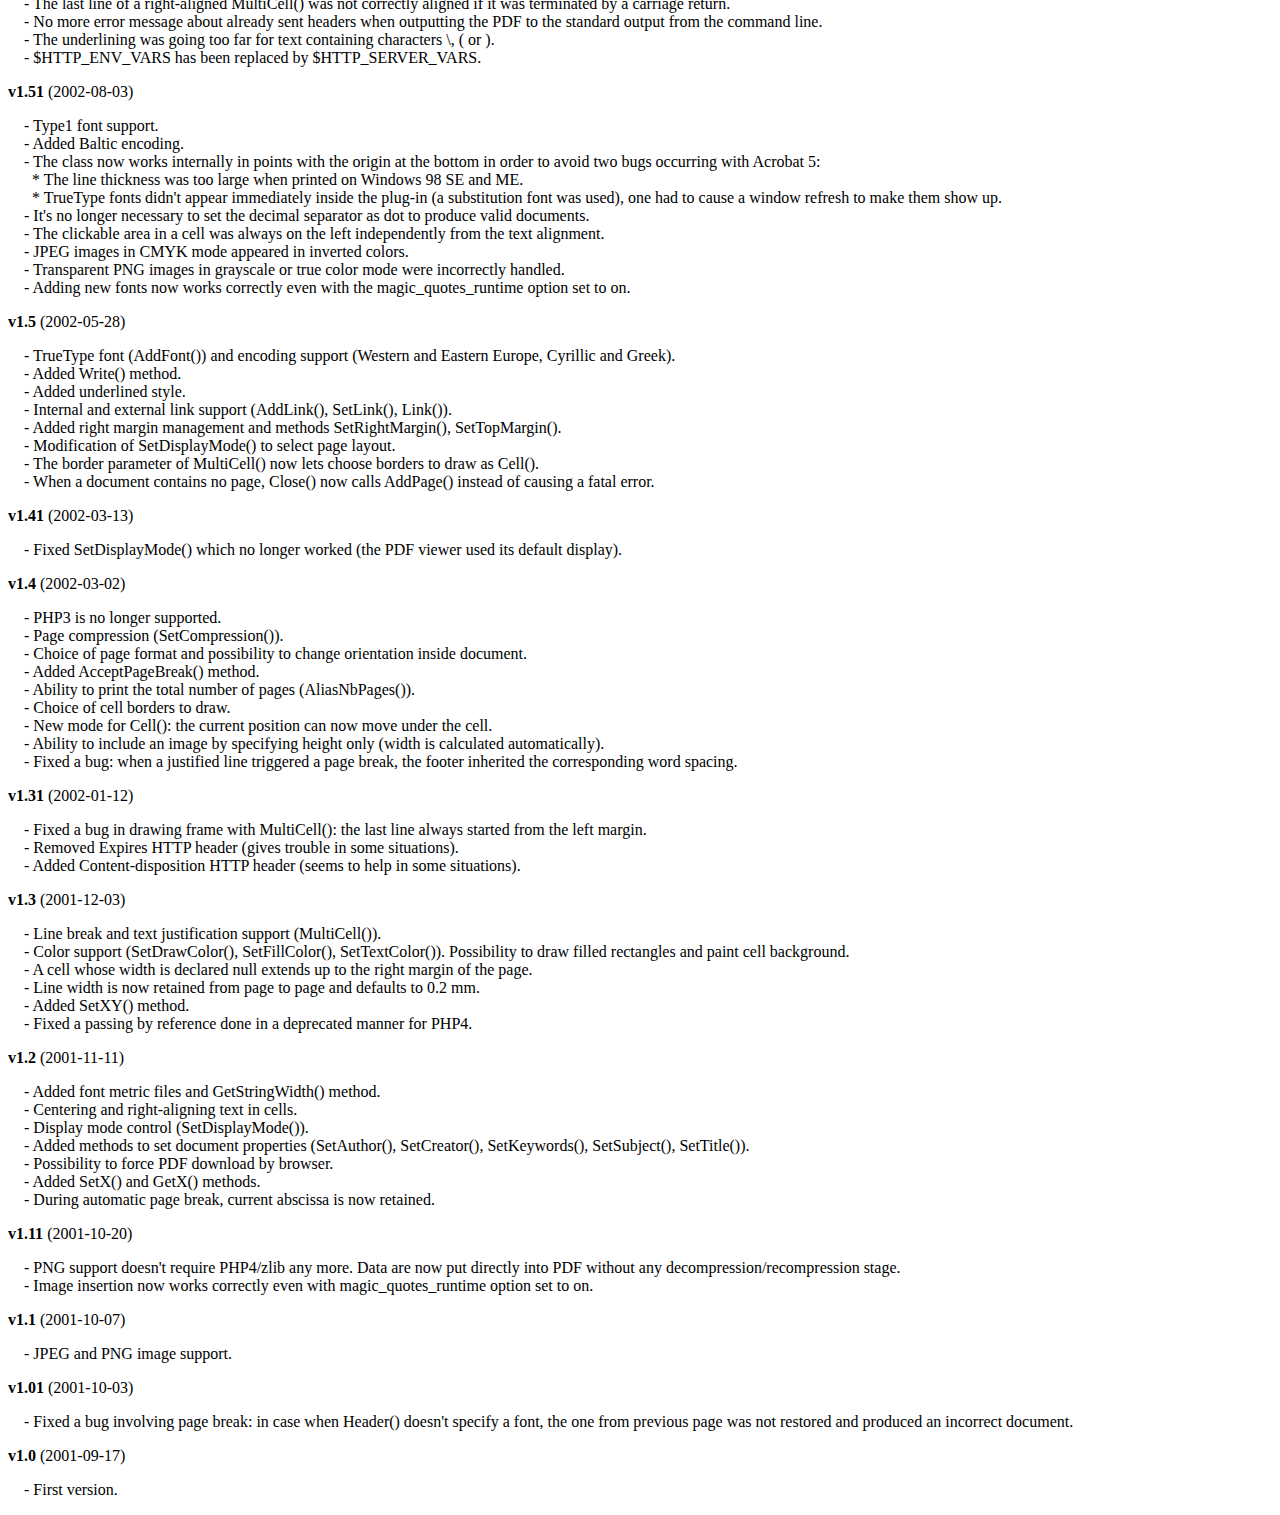
<file: mobile/fpdf/changelog.htm>
<!DOCTYPE html PUBLIC "-//W3C//DTD HTML 4.01 Transitional//EN">
<html>
<head>
<meta http-equiv="Content-Type" content="text/html; charset=UTF-8">
<title>Changelog</title>
<link type="text/css" rel="stylesheet" href="fpdf.css">
<style type="text/css">
dd {margin:1em 0 1em 1em}
</style>
</head>
<body>
<h1>Changelog</h1>
<dl>
<dt><strong>v1.86</strong> (2023-06-25)</dt>
<dd>
- Added a parameter to AddFont() to specify the directory where to load the font definition file.<br>
- Fixed a bug related to the PDF creation date.<br>
</dd>
<dt><strong>v1.85</strong> (2022-11-10)</dt>
<dd>
- Removed deprecation notices on PHP 8.2.<br>
- Removed notices when passing null values instead of strings.<br>
- The FPDF_VERSION constant was replaced by a class constant.<br>
- The creation date of the PDF now includes the timezone.<br>
- The content-type is now always application/pdf, even for downloads.<br>
</dd>
<dt><strong>v1.84</strong> (2021-08-28)</dt>
<dd>
- Fixed an issue related to annotations.<br>
</dd>
<dt><strong>v1.83</strong> (2021-04-18)</dt>
<dd>
- Fixed an issue related to annotations.<br>
</dd>
<dt><strong>v1.82</strong> (2019-12-07)</dt>
<dd>
- Removed a deprecation notice on PHP 7.4.<br>
</dd>
<dt><strong>v1.81</strong> (2015-12-20)</dt>
<dd>
- Added GetPageWidth() and GetPageHeight().<br>
- Fixed a bug in SetXY().<br>
</dd>
<dt><strong>v1.8</strong> (2015-11-29)</dt>
<dd>
- PHP 5.1.0 or higher is now required.<br>
- The MakeFont utility now subsets fonts, which can greatly reduce font sizes.<br>
- Added ToUnicode CMaps to improve text extraction.<br>
- Added a parameter to AddPage() to rotate the page.<br>
- Added a parameter to SetY() to indicate whether the x position should be reset or not.<br>
- Added a parameter to Output() to specify the encoding of the name, and special characters are now properly encoded. Additionally the order of the first two parameters was reversed to be more logical (however the old order is still supported for compatibility).<br>
- The Error() method now throws an exception.<br>
- Adding contents before the first AddPage() or after Close() now raises an error.<br>
- Outputting text with no font selected now raises an error.<br>
</dd>
<dt><strong>v1.7</strong> (2011-06-18)</dt>
<dd>
- The MakeFont utility has been completely rewritten and doesn't depend on ttf2pt1 anymore.<br>
- Alpha channel is now supported for PNGs.<br>
- When inserting an image, it's now possible to specify its resolution.<br>
- Default resolution for images was increased from 72 to 96 dpi.<br>
- When inserting a GIF image, no temporary file is used anymore if the PHP version is 5.1 or higher.<br>
- When output buffering is enabled and the PDF is about to be sent, the buffer is now cleared if it contains only a UTF-8 BOM and/or whitespace (instead of throwing an error).<br>
- Symbol and ZapfDingbats fonts now support underline style.<br>
- Custom page sizes are now checked to ensure that width is smaller than height.<br>
- Standard font files were changed to use the same format as user fonts.<br>
- A bug in the embedding of Type1 fonts was fixed.<br>
- A bug related to SetDisplayMode() and the current locale was fixed.<br>
- A display issue occurring with the Adobe Reader X plug-in was fixed.<br>
- An issue related to transparency with some versions of Adobe Reader was fixed.<br>
- The Content-Length header was removed because it caused an issue when the HTTP server applies compression.<br>
</dd>
<dt><strong>v1.6</strong> (2008-08-03)</dt>
<dd>
- PHP 4.3.10 or higher is now required.<br>
- GIF image support.<br>
- Images can now trigger page breaks.<br>
- Possibility to have different page formats in a single document.<br>
- Document properties (author, creator, keywords, subject and title) can now be specified in UTF-8.<br>
- Fixed a bug: when a PNG was inserted through a URL, an error sometimes occurred.<br>
- An automatic page break in Header() doesn't cause an infinite loop any more.<br>
- Removed some warning messages appearing with recent PHP versions.<br>
- Added HTTP headers to reduce problems with IE.<br>
</dd>
<dt><strong>v1.53</strong> (2004-12-31)</dt>
<dd>
- When the font subdirectory is in the same directory as fpdf.php, it's no longer necessary to define the FPDF_FONTPATH constant.<br>
- The array $HTTP_SERVER_VARS is no longer used. It could cause trouble on PHP5-based configurations with the register_long_arrays option disabled.<br>
- Fixed a problem related to Type1 font embedding which caused trouble to some PDF processors.<br>
- The file name sent to the browser could not contain a space character.<br>
- The Cell() method could not print the number 0 (you had to pass the string '0').<br>
</dd>
<dt><strong>v1.52</strong> (2003-12-30)</dt>
<dd>
- Image() now displays the image at 72 dpi if no dimension is given.<br>
- Output() takes a string as second parameter to indicate destination.<br>
- Open() is now called automatically by AddPage().<br>
- Inserting remote JPEG images doesn't generate an error any longer.<br>
- Decimal separator is forced to dot in the constructor.<br>
- Added several encodings (Turkish, Thai, Hebrew, Ukrainian and Vietnamese).<br>
- The last line of a right-aligned MultiCell() was not correctly aligned if it was terminated by a carriage return.<br>
- No more error message about already sent headers when outputting the PDF to the standard output from the command line.<br>
- The underlining was going too far for text containing characters \, ( or ).<br>
- $HTTP_ENV_VARS has been replaced by $HTTP_SERVER_VARS.<br>
</dd>
<dt><strong>v1.51</strong> (2002-08-03)</dt>
<dd>
- Type1 font support.<br>
- Added Baltic encoding.<br>
- The class now works internally in points with the origin at the bottom in order to avoid two bugs occurring with Acrobat 5:<br>&nbsp;&nbsp;* The line thickness was too large when printed on Windows 98 SE and ME.<br>&nbsp;&nbsp;* TrueType fonts didn't appear immediately inside the plug-in (a substitution font was used), one had to cause a window refresh to make them show up.<br>
- It's no longer necessary to set the decimal separator as dot to produce valid documents.<br>
- The clickable area in a cell was always on the left independently from the text alignment.<br>
- JPEG images in CMYK mode appeared in inverted colors.<br>
- Transparent PNG images in grayscale or true color mode were incorrectly handled.<br>
- Adding new fonts now works correctly even with the magic_quotes_runtime option set to on.<br>
</dd>
<dt><strong>v1.5</strong> (2002-05-28)</dt>
<dd>
- TrueType font (AddFont()) and encoding support (Western and Eastern Europe, Cyrillic and Greek).<br>
- Added Write() method.<br>
- Added underlined style.<br>
- Internal and external link support (AddLink(), SetLink(), Link()).<br>
- Added right margin management and methods SetRightMargin(), SetTopMargin().<br>
- Modification of SetDisplayMode() to select page layout.<br>
- The border parameter of MultiCell() now lets choose borders to draw as Cell().<br>
- When a document contains no page, Close() now calls AddPage() instead of causing a fatal error.<br>
</dd>
<dt><strong>v1.41</strong> (2002-03-13)</dt>
<dd>
- Fixed SetDisplayMode() which no longer worked (the PDF viewer used its default display).<br>
</dd>
<dt><strong>v1.4</strong> (2002-03-02)</dt>
<dd>
- PHP3 is no longer supported.<br>
- Page compression (SetCompression()).<br>
- Choice of page format and possibility to change orientation inside document.<br>
- Added AcceptPageBreak() method.<br>
- Ability to print the total number of pages (AliasNbPages()).<br>
- Choice of cell borders to draw.<br>
- New mode for Cell(): the current position can now move under the cell.<br>
- Ability to include an image by specifying height only (width is calculated automatically).<br>
- Fixed a bug: when a justified line triggered a page break, the footer inherited the corresponding word spacing.<br>
</dd>
<dt><strong>v1.31</strong> (2002-01-12)</dt>
<dd>
- Fixed a bug in drawing frame with MultiCell(): the last line always started from the left margin.<br>
- Removed Expires HTTP header (gives trouble in some situations).<br>
- Added Content-disposition HTTP header (seems to help in some situations).<br>
</dd>
<dt><strong>v1.3</strong> (2001-12-03)</dt>
<dd>
- Line break and text justification support (MultiCell()).<br>
- Color support (SetDrawColor(), SetFillColor(), SetTextColor()). Possibility to draw filled rectangles and paint cell background.<br>
- A cell whose width is declared null extends up to the right margin of the page.<br>
- Line width is now retained from page to page and defaults to 0.2 mm.<br>
- Added SetXY() method.<br>
- Fixed a passing by reference done in a deprecated manner for PHP4.<br>
</dd>
<dt><strong>v1.2</strong> (2001-11-11)</dt>
<dd>
- Added font metric files and GetStringWidth() method.<br>
- Centering and right-aligning text in cells.<br>
- Display mode control (SetDisplayMode()).<br>
- Added methods to set document properties (SetAuthor(), SetCreator(), SetKeywords(), SetSubject(), SetTitle()).<br>
- Possibility to force PDF download by browser.<br>
- Added SetX() and GetX() methods.<br>
- During automatic page break, current abscissa is now retained.<br>
</dd>
<dt><strong>v1.11</strong> (2001-10-20)</dt>
<dd>
- PNG support doesn't require PHP4/zlib any more. Data are now put directly into PDF without any decompression/recompression stage.<br>
- Image insertion now works correctly even with magic_quotes_runtime option set to on.<br>
</dd>
<dt><strong>v1.1</strong> (2001-10-07)</dt>
<dd>
- JPEG and PNG image support.<br>
</dd>
<dt><strong>v1.01</strong> (2001-10-03)</dt>
<dd>
- Fixed a bug involving page break: in case when Header() doesn't specify a font, the one from previous page was not restored and produced an incorrect document.<br>
</dd>
<dt><strong>v1.0</strong> (2001-09-17)</dt>
<dd>
- First version.<br>
</dd>
</dl>
</body>
</html>
</file>
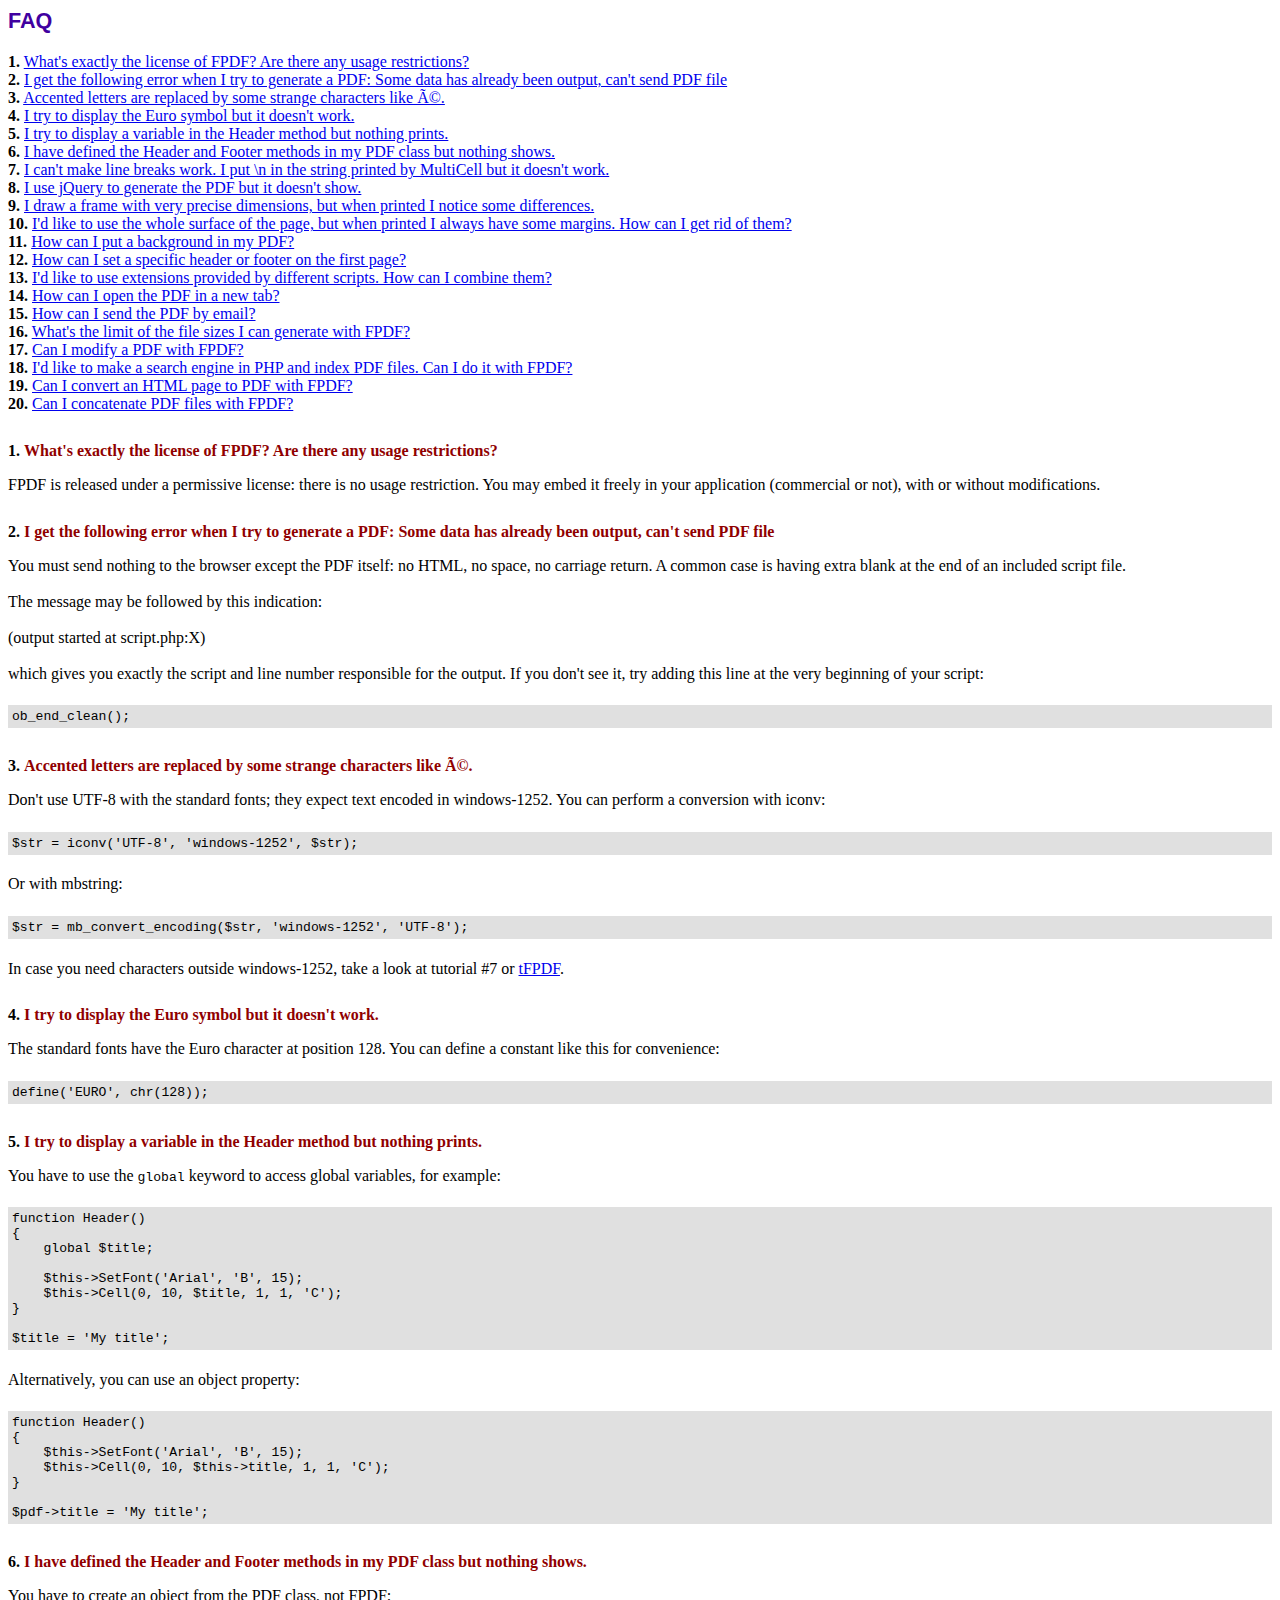
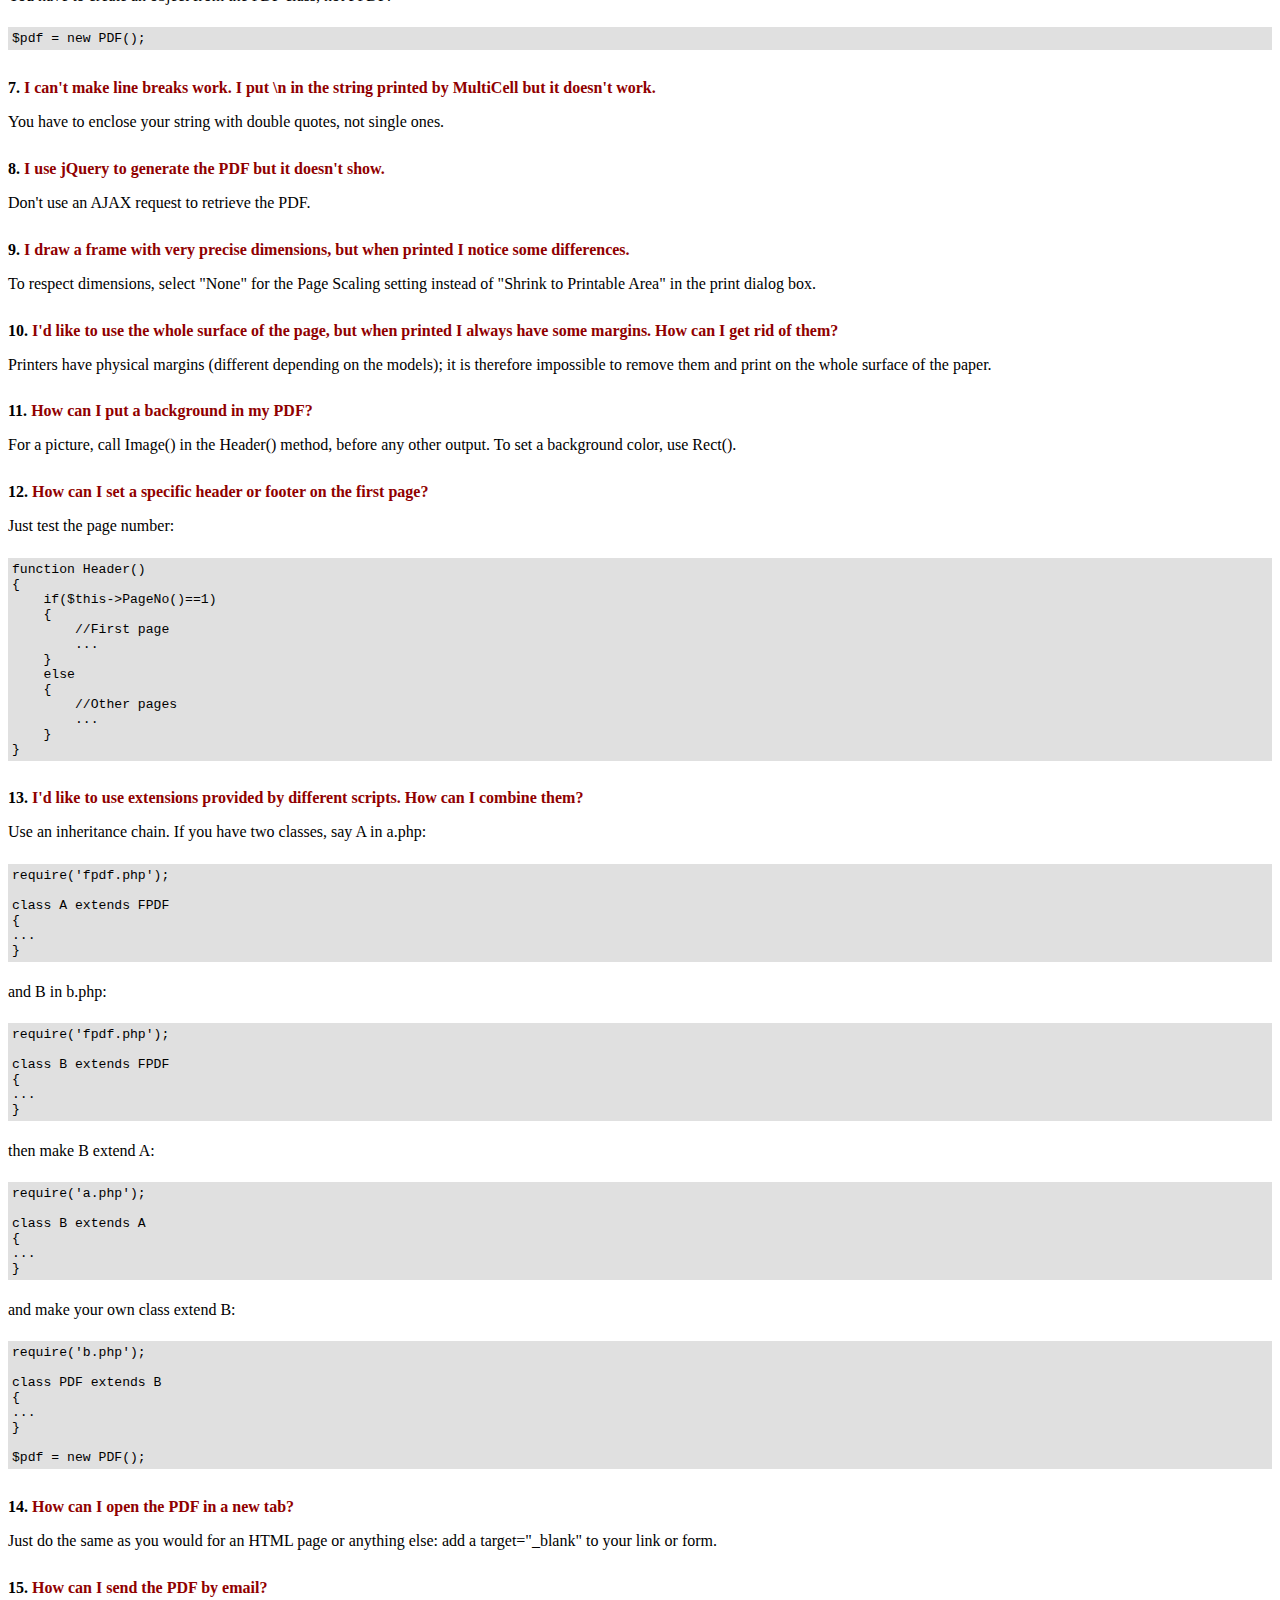
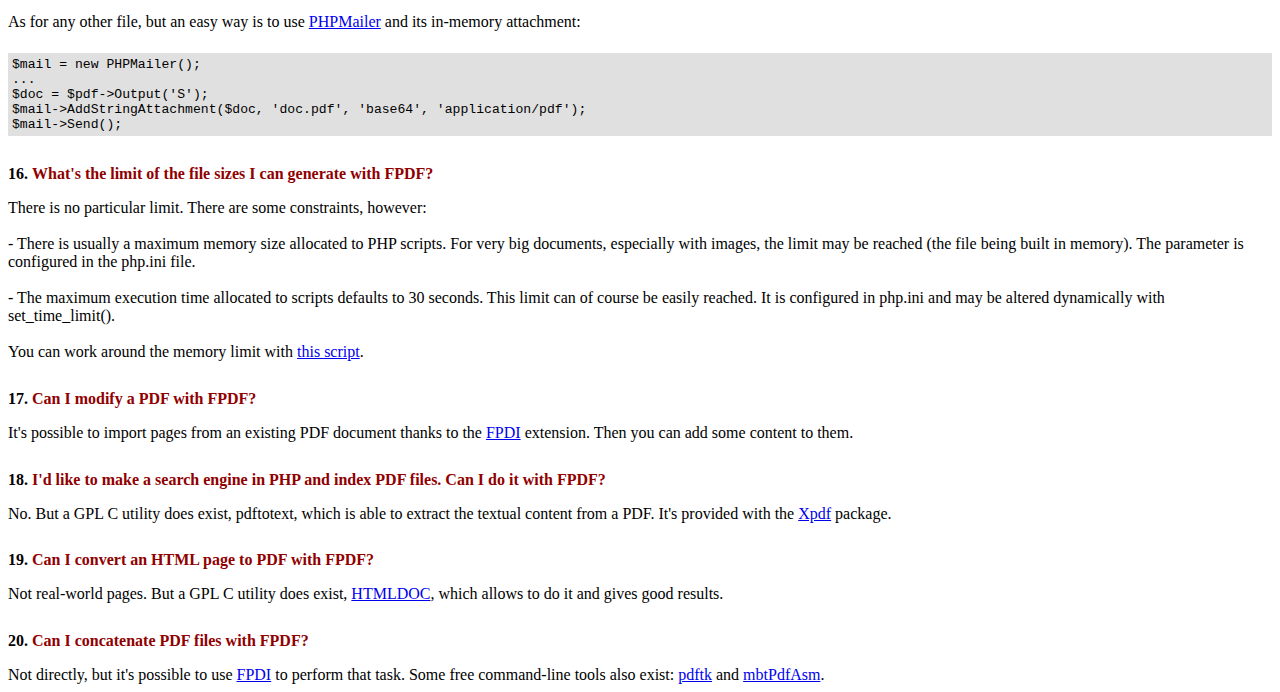
<file: mobile/fpdf/FAQ.htm>
<!DOCTYPE html PUBLIC "-//W3C//DTD HTML 4.01 Transitional//EN">
<html>
<head>
<meta http-equiv="Content-Type" content="text/html; charset=UTF-8">
<title>FAQ</title>
<link type="text/css" rel="stylesheet" href="fpdf.css">
<style type="text/css">
ul {list-style-type:none; margin:0; padding:0}
ul#answers li {margin-top:1.8em}
.question {font-weight:bold; color:#900000}
</style>
</head>
<body>
<h1>FAQ</h1>
<ul>
<li><b>1.</b> <a href='#q1'>What's exactly the license of FPDF? Are there any usage restrictions?</a></li>
<li><b>2.</b> <a href='#q2'>I get the following error when I try to generate a PDF: Some data has already been output, can't send PDF file</a></li>
<li><b>3.</b> <a href='#q3'>Accented letters are replaced by some strange characters like Ã©.</a></li>
<li><b>4.</b> <a href='#q4'>I try to display the Euro symbol but it doesn't work.</a></li>
<li><b>5.</b> <a href='#q5'>I try to display a variable in the Header method but nothing prints.</a></li>
<li><b>6.</b> <a href='#q6'>I have defined the Header and Footer methods in my PDF class but nothing shows.</a></li>
<li><b>7.</b> <a href='#q7'>I can't make line breaks work. I put \n in the string printed by MultiCell but it doesn't work.</a></li>
<li><b>8.</b> <a href='#q8'>I use jQuery to generate the PDF but it doesn't show.</a></li>
<li><b>9.</b> <a href='#q9'>I draw a frame with very precise dimensions, but when printed I notice some differences.</a></li>
<li><b>10.</b> <a href='#q10'>I'd like to use the whole surface of the page, but when printed I always have some margins. How can I get rid of them?</a></li>
<li><b>11.</b> <a href='#q11'>How can I put a background in my PDF?</a></li>
<li><b>12.</b> <a href='#q12'>How can I set a specific header or footer on the first page?</a></li>
<li><b>13.</b> <a href='#q13'>I'd like to use extensions provided by different scripts. How can I combine them?</a></li>
<li><b>14.</b> <a href='#q14'>How can I open the PDF in a new tab?</a></li>
<li><b>15.</b> <a href='#q15'>How can I send the PDF by email?</a></li>
<li><b>16.</b> <a href='#q16'>What's the limit of the file sizes I can generate with FPDF?</a></li>
<li><b>17.</b> <a href='#q17'>Can I modify a PDF with FPDF?</a></li>
<li><b>18.</b> <a href='#q18'>I'd like to make a search engine in PHP and index PDF files. Can I do it with FPDF?</a></li>
<li><b>19.</b> <a href='#q19'>Can I convert an HTML page to PDF with FPDF?</a></li>
<li><b>20.</b> <a href='#q20'>Can I concatenate PDF files with FPDF?</a></li>
</ul>

<ul id='answers'>
<li id='q1'>
<p><b>1.</b> <span class='question'>What's exactly the license of FPDF? Are there any usage restrictions?</span></p>
FPDF is released under a permissive license: there is no usage restriction. You may embed it
freely in your application (commercial or not), with or without modifications.
</li>

<li id='q2'>
<p><b>2.</b> <span class='question'>I get the following error when I try to generate a PDF: Some data has already been output, can't send PDF file</span></p>
You must send nothing to the browser except the PDF itself: no HTML, no space, no carriage return. A common
case is having extra blank at the end of an included script file.<br>
<br>
The message may be followed by this indication:<br>
<br>
(output started at script.php:X)<br>
<br>
which gives you exactly the script and line number responsible for the output. If you don't see it,
try adding this line at the very beginning of your script:
<div class="doc-source">
<pre><code>ob_end_clean();</code></pre>
</div>
</li>

<li id='q3'>
<p><b>3.</b> <span class='question'>Accented letters are replaced by some strange characters like Ã©.</span></p>
Don't use UTF-8 with the standard fonts; they expect text encoded in windows-1252.
You can perform a conversion with iconv:
<div class="doc-source">
<pre><code>$str = iconv('UTF-8', 'windows-1252', $str);</code></pre>
</div>
Or with mbstring:
<div class="doc-source">
<pre><code>$str = mb_convert_encoding($str, 'windows-1252', 'UTF-8');</code></pre>
</div>
In case you need characters outside windows-1252, take a look at tutorial #7 or
<a href="http://www.fpdf.org/?go=script&amp;id=92" target="_blank">tFPDF</a>.
</li>

<li id='q4'>
<p><b>4.</b> <span class='question'>I try to display the Euro symbol but it doesn't work.</span></p>
The standard fonts have the Euro character at position 128. You can define a constant like this
for convenience:
<div class="doc-source">
<pre><code>define('EURO', chr(128));</code></pre>
</div>
</li>

<li id='q5'>
<p><b>5.</b> <span class='question'>I try to display a variable in the Header method but nothing prints.</span></p>
You have to use the <code>global</code> keyword to access global variables, for example:
<div class="doc-source">
<pre><code>function Header()
{
    global $title;

    $this-&gt;SetFont('Arial', 'B', 15);
    $this-&gt;Cell(0, 10, $title, 1, 1, 'C');
}

$title = 'My title';</code></pre>
</div>
Alternatively, you can use an object property:
<div class="doc-source">
<pre><code>function Header()
{
    $this-&gt;SetFont('Arial', 'B', 15);
    $this-&gt;Cell(0, 10, $this-&gt;title, 1, 1, 'C');
}

$pdf-&gt;title = 'My title';</code></pre>
</div>
</li>

<li id='q6'>
<p><b>6.</b> <span class='question'>I have defined the Header and Footer methods in my PDF class but nothing shows.</span></p>
You have to create an object from the PDF class, not FPDF:
<div class="doc-source">
<pre><code>$pdf = new PDF();</code></pre>
</div>
</li>

<li id='q7'>
<p><b>7.</b> <span class='question'>I can't make line breaks work. I put \n in the string printed by MultiCell but it doesn't work.</span></p>
You have to enclose your string with double quotes, not single ones.
</li>

<li id='q8'>
<p><b>8.</b> <span class='question'>I use jQuery to generate the PDF but it doesn't show.</span></p>
Don't use an AJAX request to retrieve the PDF.
</li>

<li id='q9'>
<p><b>9.</b> <span class='question'>I draw a frame with very precise dimensions, but when printed I notice some differences.</span></p>
To respect dimensions, select "None" for the Page Scaling setting instead of "Shrink to Printable Area" in the print dialog box.
</li>

<li id='q10'>
<p><b>10.</b> <span class='question'>I'd like to use the whole surface of the page, but when printed I always have some margins. How can I get rid of them?</span></p>
Printers have physical margins (different depending on the models); it is therefore impossible to remove
them and print on the whole surface of the paper.
</li>

<li id='q11'>
<p><b>11.</b> <span class='question'>How can I put a background in my PDF?</span></p>
For a picture, call Image() in the Header() method, before any other output. To set a background color, use Rect().
</li>

<li id='q12'>
<p><b>12.</b> <span class='question'>How can I set a specific header or footer on the first page?</span></p>
Just test the page number:
<div class="doc-source">
<pre><code>function Header()
{
    if($this-&gt;PageNo()==1)
    {
        //First page
        ...
    }
    else
    {
        //Other pages
        ...
    }
}</code></pre>
</div>
</li>

<li id='q13'>
<p><b>13.</b> <span class='question'>I'd like to use extensions provided by different scripts. How can I combine them?</span></p>
Use an inheritance chain. If you have two classes, say A in a.php:
<div class="doc-source">
<pre><code>require('fpdf.php');

class A extends FPDF
{
...
}</code></pre>
</div>
and B in b.php:
<div class="doc-source">
<pre><code>require('fpdf.php');

class B extends FPDF
{
...
}</code></pre>
</div>
then make B extend A:
<div class="doc-source">
<pre><code>require('a.php');

class B extends A
{
...
}</code></pre>
</div>
and make your own class extend B:
<div class="doc-source">
<pre><code>require('b.php');

class PDF extends B
{
...
}

$pdf = new PDF();</code></pre>
</div>
</li>

<li id='q14'>
<p><b>14.</b> <span class='question'>How can I open the PDF in a new tab?</span></p>
Just do the same as you would for an HTML page or anything else: add a target="_blank" to your link or form.
</li>

<li id='q15'>
<p><b>15.</b> <span class='question'>How can I send the PDF by email?</span></p>
As for any other file, but an easy way is to use <a href="https://github.com/PHPMailer/PHPMailer" target="_blank">PHPMailer</a> and
its in-memory attachment:
<div class="doc-source">
<pre><code>$mail = new PHPMailer();
...
$doc = $pdf-&gt;Output('S');
$mail-&gt;AddStringAttachment($doc, 'doc.pdf', 'base64', 'application/pdf');
$mail-&gt;Send();</code></pre>
</div>
</li>

<li id='q16'>
<p><b>16.</b> <span class='question'>What's the limit of the file sizes I can generate with FPDF?</span></p>
There is no particular limit. There are some constraints, however:
<br>
<br>
- There is usually a maximum memory size allocated to PHP scripts. For very big documents,
especially with images, the limit may be reached (the file being built in memory). The
parameter is configured in the php.ini file.
<br>
<br>
- The maximum execution time allocated to scripts defaults to 30 seconds. This limit can of course
be easily reached. It is configured in php.ini and may be altered dynamically with set_time_limit().
<br>
<br>
You can work around the memory limit with <a href="http://www.fpdf.org/?go=script&amp;id=76" target="_blank">this script</a>.
</li>

<li id='q17'>
<p><b>17.</b> <span class='question'>Can I modify a PDF with FPDF?</span></p>
It's possible to import pages from an existing PDF document thanks to the
<a href="https://www.setasign.com/products/fpdi/about/" target="_blank">FPDI</a> extension.
Then you can add some content to them.
</li>

<li id='q18'>
<p><b>18.</b> <span class='question'>I'd like to make a search engine in PHP and index PDF files. Can I do it with FPDF?</span></p>
No. But a GPL C utility does exist, pdftotext, which is able to extract the textual content from a PDF.
It's provided with the <a href="https://www.xpdfreader.com" target="_blank">Xpdf</a> package.
</li>

<li id='q19'>
<p><b>19.</b> <span class='question'>Can I convert an HTML page to PDF with FPDF?</span></p>
Not real-world pages. But a GPL C utility does exist, <a href="https://www.msweet.org/htmldoc/" target="_blank">HTMLDOC</a>,
which allows to do it and gives good results.
</li>

<li id='q20'>
<p><b>20.</b> <span class='question'>Can I concatenate PDF files with FPDF?</span></p>
Not directly, but it's possible to use <a href="https://www.setasign.com/products/fpdi/demos/concatenate-fake/" target="_blank">FPDI</a>
to perform that task. Some free command-line tools also exist:
<a href="https://www.pdflabs.com/tools/pdftk-the-pdf-toolkit/" target="_blank">pdftk</a> and
<a href="http://thierry.schmit.free.fr/spip/spip.php?article15" target="_blank">mbtPdfAsm</a>.
</li>
</ul>
</body>
</html>
</file>
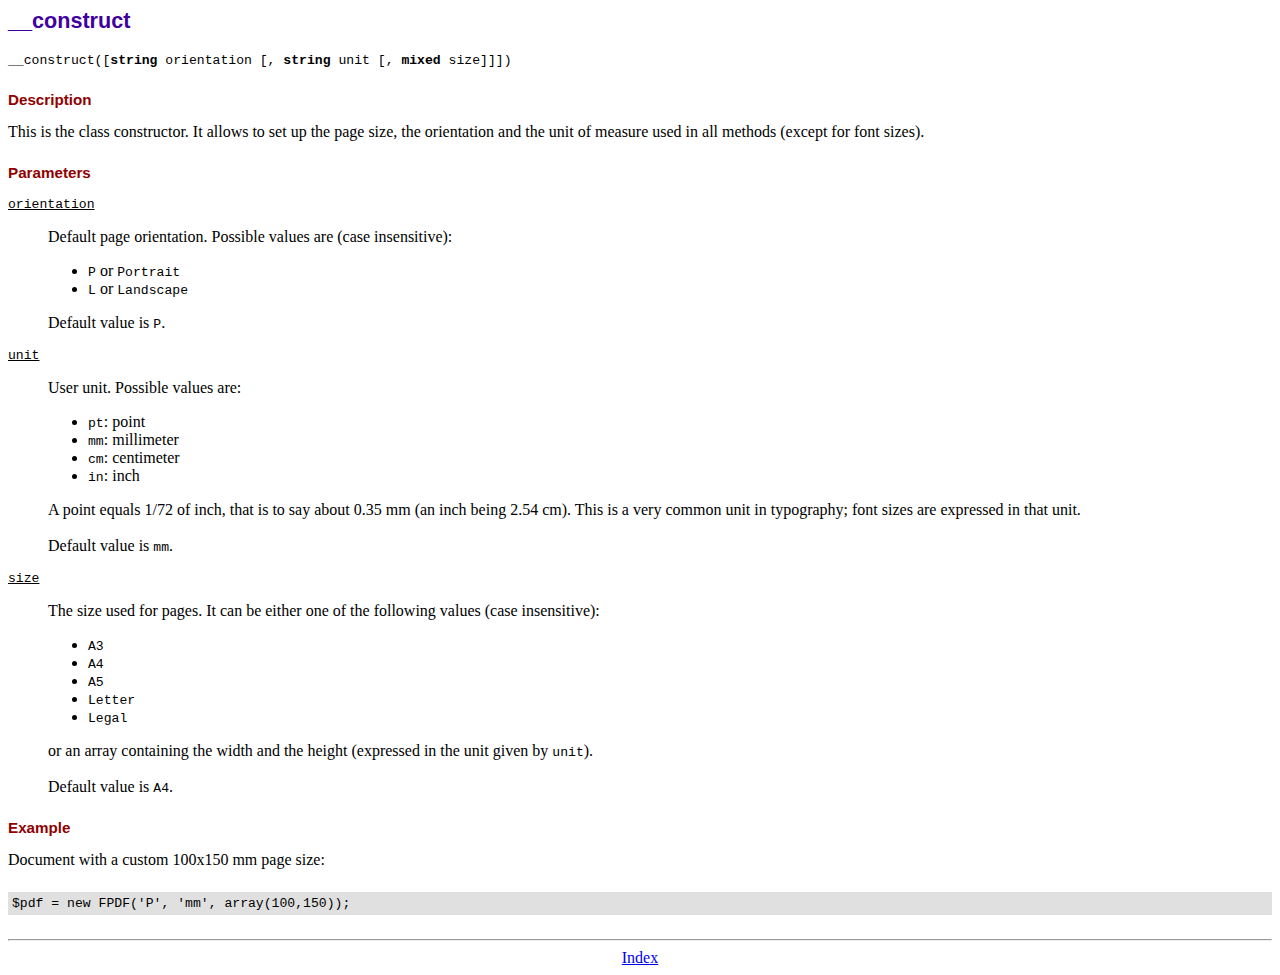
<file: mobile/fpdf/doc/__construct.htm>
<!DOCTYPE html PUBLIC "-//W3C//DTD HTML 4.01 Transitional//EN">
<html>
<head>
<meta http-equiv="Content-Type" content="text/html; charset=UTF-8">
<title>__construct</title>
<link type="text/css" rel="stylesheet" href="../fpdf.css">
</head>
<body>
<h1>__construct</h1>
<code>__construct([<b>string</b> orientation [, <b>string</b> unit [, <b>mixed</b> size]]])</code>
<h2>Description</h2>
This is the class constructor. It allows to set up the page size, the orientation and the
unit of measure used in all methods (except for font sizes).
<h2>Parameters</h2>
<dl class="param">
<dt><code>orientation</code></dt>
<dd>
Default page orientation. Possible values are (case insensitive):
<ul>
<li><code>P</code> or <code>Portrait</code></li>
<li><code>L</code> or <code>Landscape</code></li>
</ul>
Default value is <code>P</code>.
</dd>
<dt><code>unit</code></dt>
<dd>
User unit. Possible values are:
<ul>
<li><code>pt</code>: point</li>
<li><code>mm</code>: millimeter</li>
<li><code>cm</code>: centimeter</li>
<li><code>in</code>: inch</li>
</ul>
A point equals 1/72 of inch, that is to say about 0.35 mm (an inch being 2.54 cm). This
is a very common unit in typography; font sizes are expressed in that unit.
<br>
<br>
Default value is <code>mm</code>.
</dd>
<dt><code>size</code></dt>
<dd>
The size used for pages. It can be either one of the following values (case insensitive):
<ul>
<li><code>A3</code></li>
<li><code>A4</code></li>
<li><code>A5</code></li>
<li><code>Letter</code></li>
<li><code>Legal</code></li>
</ul>
or an array containing the width and the height (expressed in the unit given by <code>unit</code>).<br>
<br>
Default value is <code>A4</code>.
</dd>
</dl>
<h2>Example</h2>
Document with a custom 100x150 mm page size:
<div class="doc-source">
<pre><code>$pdf = new FPDF('P', 'mm', array(100,150));</code></pre>
</div>
<hr style="margin-top:1.5em">
<div style="text-align:center"><a href="index.htm">Index</a></div>
</body>
</html>
</file>
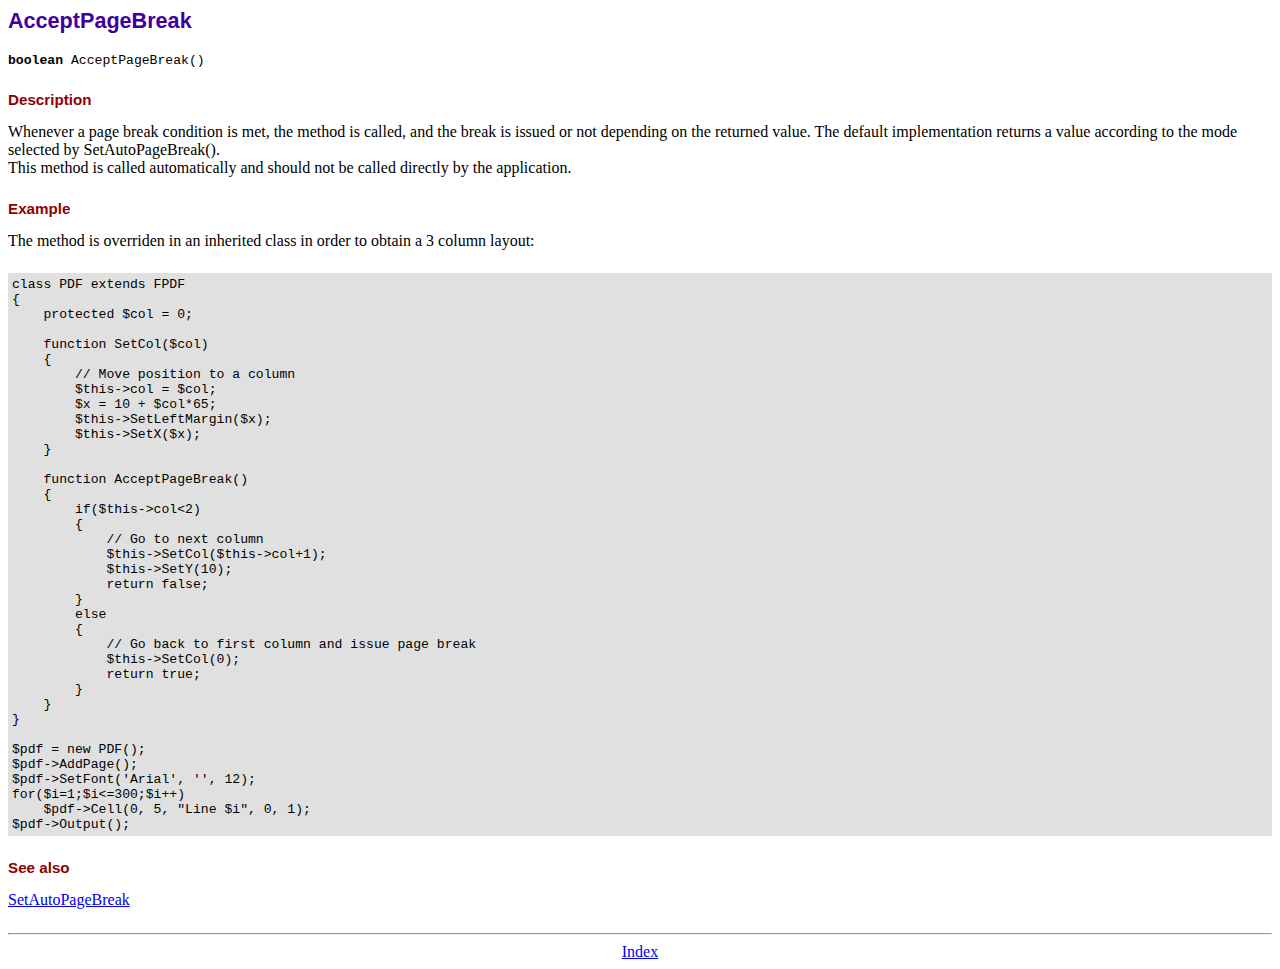
<file: mobile/fpdf/doc/acceptpagebreak.htm>
<!DOCTYPE html PUBLIC "-//W3C//DTD HTML 4.01 Transitional//EN">
<html>
<head>
<meta http-equiv="Content-Type" content="text/html; charset=UTF-8">
<title>AcceptPageBreak</title>
<link type="text/css" rel="stylesheet" href="../fpdf.css">
</head>
<body>
<h1>AcceptPageBreak</h1>
<code><b>boolean</b> AcceptPageBreak()</code>
<h2>Description</h2>
Whenever a page break condition is met, the method is called, and the break is issued or not
depending on the returned value. The default implementation returns a value according to the
mode selected by SetAutoPageBreak().
<br>
This method is called automatically and should not be called directly by the application.
<h2>Example</h2>
The method is overriden in an inherited class in order to obtain a 3 column layout:
<div class="doc-source">
<pre><code>class PDF extends FPDF
{
    protected $col = 0;

    function SetCol($col)
    {
        // Move position to a column
        $this-&gt;col = $col;
        $x = 10 + $col*65;
        $this-&gt;SetLeftMargin($x);
        $this-&gt;SetX($x);
    }

    function AcceptPageBreak()
    {
        if($this-&gt;col&lt;2)
        {
            // Go to next column
            $this-&gt;SetCol($this-&gt;col+1);
            $this-&gt;SetY(10);
            return false;
        }
        else
        {
            // Go back to first column and issue page break
            $this-&gt;SetCol(0);
            return true;
        }
    }
}

$pdf = new PDF();
$pdf-&gt;AddPage();
$pdf-&gt;SetFont('Arial', '', 12);
for($i=1;$i&lt;=300;$i++)
    $pdf-&gt;Cell(0, 5, "Line $i", 0, 1);
$pdf-&gt;Output();</code></pre>
</div>
<h2>See also</h2>
<a href="setautopagebreak.htm">SetAutoPageBreak</a>
<hr style="margin-top:1.5em">
<div style="text-align:center"><a href="index.htm">Index</a></div>
</body>
</html>
</file>
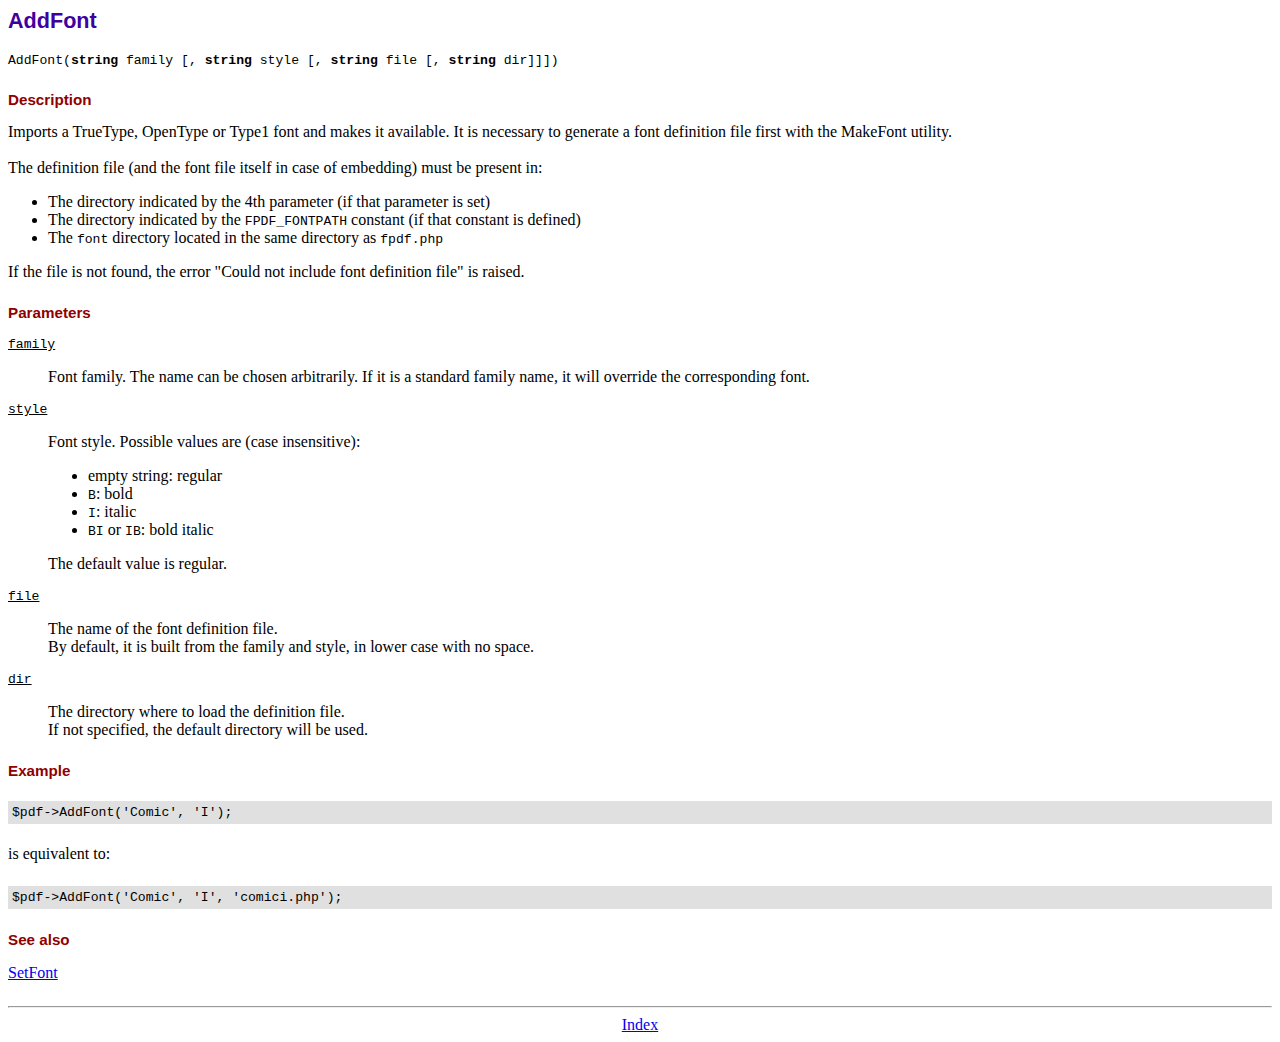
<file: mobile/fpdf/doc/addfont.htm>
<!DOCTYPE html PUBLIC "-//W3C//DTD HTML 4.01 Transitional//EN">
<html>
<head>
<meta http-equiv="Content-Type" content="text/html; charset=UTF-8">
<title>AddFont</title>
<link type="text/css" rel="stylesheet" href="../fpdf.css">
</head>
<body>
<h1>AddFont</h1>
<code>AddFont(<b>string</b> family [, <b>string</b> style [, <b>string</b> file [, <b>string</b> dir]]])</code>
<h2>Description</h2>
Imports a TrueType, OpenType or Type1 font and makes it available. It is necessary to generate a font
definition file first with the MakeFont utility.
<br>
<br>
The definition file (and the font file itself in case of embedding) must be present in:
<ul>
<li>The directory indicated by the 4th parameter (if that parameter is set)</li>
<li>The directory indicated by the <code>FPDF_FONTPATH</code> constant (if that constant is defined)</li>
<li>The <code>font</code> directory located in the same directory as <code>fpdf.php</code></li>
</ul>
If the file is not found, the error "Could not include font definition file" is raised.
<h2>Parameters</h2>
<dl class="param">
<dt><code>family</code></dt>
<dd>
Font family. The name can be chosen arbitrarily. If it is a standard family name, it will
override the corresponding font.
</dd>
<dt><code>style</code></dt>
<dd>
Font style. Possible values are (case insensitive):
<ul>
<li>empty string: regular</li>
<li><code>B</code>: bold</li>
<li><code>I</code>: italic</li>
<li><code>BI</code> or <code>IB</code>: bold italic</li>
</ul>
The default value is regular.
</dd>
<dt><code>file</code></dt>
<dd>
The name of the font definition file.
<br>
By default, it is built from the family and style, in lower case with no space.
</dd>
<dt><code>dir</code></dt>
<dd>
The directory where to load the definition file.
<br>
If not specified, the default directory will be used.
</dd>
</dl>
<h2>Example</h2>
<div class="doc-source">
<pre><code>$pdf-&gt;AddFont('Comic', 'I');</code></pre>
</div>
is equivalent to:
<div class="doc-source">
<pre><code>$pdf-&gt;AddFont('Comic', 'I', 'comici.php');</code></pre>
</div>
<h2>See also</h2>
<a href="setfont.htm">SetFont</a>
<hr style="margin-top:1.5em">
<div style="text-align:center"><a href="index.htm">Index</a></div>
</body>
</html>
</file>
<file: mobile/fpdf/fpdf.css>
body {font-family:"Times New Roman",serif}
h1 {font:bold 135% Arial,sans-serif; color:#4000A0; margin-bottom:0.9em}
h2 {font:bold 95% Arial,sans-serif; color:#900000; margin-top:1.5em; margin-bottom:1em}
dl.param dt {text-decoration:underline}
dl.param dd {margin-top:1em; margin-bottom:1em}
dl.param ul {margin-top:1em; margin-bottom:1em}
tt, code, kbd {font-family:"Courier New",Courier,monospace; font-size:82%}
div.source {margin-top:1.4em; margin-bottom:1.3em}
div.source pre {display:table; border:1px solid #24246A; width:100%; margin:0em; font-family:inherit; font-size:100%}
div.source code {display:block; border:1px solid #C5C5EC; background-color:#F0F5FF; padding:6px; color:#000000}
div.doc-source {margin-top:1.4em; margin-bottom:1.3em}
div.doc-source pre {display:table; width:100%; margin:0em; font-family:inherit; font-size:100%}
div.doc-source code {display:block; background-color:#E0E0E0; padding:4px}
.kw {color:#000080; font-weight:bold}
.str {color:#CC0000}
.cmt {color:#008000}
p.demo {text-align:center; margin-top:-0.9em}
a.demo {text-decoration:none; font-weight:bold; color:#0000CC}
a.demo:link {text-decoration:none; font-weight:bold; color:#0000CC}
a.demo:hover {text-decoration:none; font-weight:bold; color:#0000FF}
a.demo:active {text-decoration:none; font-weight:bold; color:#0000FF}
</file>
<file: reports/ckeditor/samples/css/samples.css>
/**
 * @license Copyright (c) 2003-2022, CKSource Holding sp. z o.o. All rights reserved.
 * For licensing, see LICENSE.md or https://ckeditor.com/legal/ckeditor-oss-license
 */
@media (max-width: 900px) {
  .global-is-mobile-hidden {
    display: none !important;
  }
}
article,
aside,
details,
figcaption,
figure,
footer,
header,
hgroup,
main,
menu,
nav,
section {
  display: block;
}
body,
html {
  margin: 0;
  padding: 0;
  font: 16px / 1.8 Arial, 'Helvetica Neue', Helvetica, sans-serif;
  font-weight: 300;
  color: #575757;
}
.grid-width-10 {
  width: 10%;
}
.grid-width-20 {
  width: 20%;
}
.grid-width-30 {
  width: 30%;
}
.grid-width-40 {
  width: 40%;
}
.grid-width-50 {
  width: 50%;
}
.grid-width-60 {
  width: 60%;
}
.grid-width-70 {
  width: 70%;
}
.grid-width-80 {
  width: 80%;
}
.grid-width-90 {
  width: 90%;
}
.grid-width-100 {
  width: 100%;
}
@media (max-width: 900px) {
  .grid-width-10,
  .grid-width-20,
  .grid-width-30,
  .grid-width-40,
  .grid-width-50,
  .grid-width-60,
  .grid-width-70,
  .grid-width-80,
  .grid-width-90,
  .grid-width-100 {
    width: 100%;
  }
}
*[class*="grid-width"] {
  -webkit-box-sizing: border-box;
  -moz-box-sizing: border-box;
  box-sizing: border-box;
  padding-left: 4%;
  padding-right: 4%;
  float: left;
}
*[class*="grid-width"]:after,
.grid-container:after,
*[class*="grid-width"]:before,
.grid-container:before {
  content: '';
  display: block;
  overflow: hidden;
  visibility: hidden;
  font-size: 0;
  line-height: 0;
  width: 0;
  height: 0;
}
*[class*="grid-width"]:after,
.grid-container:after {
  clear: both;
}
.grid-container {
  -webkit-box-sizing: border-box;
  -moz-box-sizing: border-box;
  box-sizing: border-box;
  margin-left: auto;
  margin-right: auto;
}
.grid-container-nested *[class*="grid-width"]:first-child {
  padding-left: 0;
}
.grid-container-nested *[class*="grid-width"]:last-child {
  padding-right: 0;
}
@media (max-width: 900px) {
  .grid-container-nested *[class*="grid-width"]:first-child {
    padding-left: 4%;
  }
  .grid-container-nested *[class*="grid-width"]:last-child {
    padding-right: 4%;
  }
}
.header-a {
  min-height: 140px;
  overflow: hidden;
}
.header-a .header-a-logo {
  margin: 40px 0 0;
}
@media (max-width: 900px) {
  .header-a .header-a-logo {
    text-align: center;
  }
}
.header-a .header-a-logo img {
  border: transparent;
}
.navigation-a {
  height: 30px;
  background: #3D3D3D;
  position: absolute;
  left: 0;
  right: 0;
  top: 0;
  padding: 0;
  overflow: hidden;
}
@media (max-width: 900px) {
  .navigation-a {
    text-align: center;
  }
}
.navigation-a ul {
  list-style: none;
  margin: 0;
  overflow: hidden;
}
.navigation-a ul li,
.navigation-a ul li a {
  display: inline-block;
}
@media (max-width: 900px) {
  .navigation-a ul {
    width: auto;
    text-overflow: ellipsis;
    white-space: nowrap;
    display: inline-block;
    float: none;
  }
  .navigation-a ul:before,
  .navigation-a ul:after {
    display: none;
  }
}
.navigation-a ul.navigation-a-left {
  text-align: left;
}
@media (max-width: 900px) {
  .navigation-a ul.navigation-a-left {
    padding-right: 0;
  }
}
.navigation-a ul.navigation-a-right {
  text-align: right;
}
@media (max-width: 900px) {
  .navigation-a ul.navigation-a-right {
    padding-left: 23px;
  }
}
.navigation-a ul li + li {
  margin-left: 23px;
}
.navigation-a ul li a {
  font-size: 10px;
  font-size: 0.625rem;
  line-height: 18px;
  line-height: 1.13rem;
  line-height: 30px;
  float: left;
  color: #ddd;
  font-weight: bold;
  text-decoration: none;
  text-transform: uppercase;
}
.navigation-a ul li a:hover {
  cursor: pointer;
  color: #fff;
}
.icon-navigation-a-github:before,
.icon-navigation-a-github:after {
  background-image: url("[data-uri]");
}
.navigation-b {
  text-align: right;
  margin: 52px 0 0;
  overflow: visible;
}
@media (max-width: 900px) {
  .navigation-b {
    text-align: center;
    margin-top: 20px;
    padding: 0;
  }
}
.navigation-b ul {
  padding: 0;
  list-style: none;
  margin: 0;
  overflow: visible;
}
.navigation-b ul li,
.navigation-b ul li a {
  display: inline-block;
}
@media (max-width: 900px) {
  .navigation-b ul {
    display: table;
    width: 100%;
    padding-bottom: 1.5em;
  }
}
@media (max-width: 900px) {
  .navigation-b ul li {
    display: table-row;
  }
}
.navigation-b ul li + li {
  margin-left: 20px;
}
@media (max-width: 900px) {
  .navigation-b ul li + li {
    margin-left: 0;
  }
}
.navigation-b ul li a {
  -webkit-box-sizing: border-box;
  -moz-box-sizing: border-box;
  box-sizing: border-box;
  text-transform: uppercase;
  text-decoration: none;
  outline: none;
}
@media (max-width: 900px) {
  .navigation-b ul li a {
    width: 100%;
    -webkit-border-radius: 0;
    -webkit-background-clip: padding-box;
    -moz-border-radius: 0;
    -moz-background-clip: padding;
    border-radius: 0;
    background-clip: padding-box;
  }
}
.footer-a {
  font-size: 13px;
  font-size: 0.8125rem;
  line-height: 23.4px;
  line-height: 1.46rem;
  padding-top: 2.25em;
  padding-bottom: 2.25em;
  overflow: hidden;
  color: #8a8a8a;
}
.footer-a a {
  color: #0287D0;
  text-decoration: none;
  border-bottom: 1px dotted #0287D0;
}
.footer-a a:hover {
  color: #0277b7;
}
.footer-a p {
  margin: 0;
  display: inline-block;
  text-align: center;
}
.content {
  font-size: 14px;
  font-size: 0.875rem;
  line-height: 25.2px;
  line-height: 1.57rem;
  overflow: hidden;
  padding-top: 1.5em;
  padding-bottom: 1.5em;
}
.content p {
  margin: 0.75em 0;
}
.content ul,
.content ol,
.content pre,
.content blockquote,
.content textarea:not([class^="cke"]),
.content .cke {
  margin: 1.875em 0;
}
.content code,
.content kbd {
  -webkit-border-radius: 3px;
  -webkit-background-clip: padding-box;
  -moz-border-radius: 3px;
  -moz-background-clip: padding;
  border-radius: 3px;
  background-clip: padding-box;
  padding: 3px 4px;
}
.content pre,
.content code,
.content kbd,
.content blockquote {
  background: #f5f5f5;
}
.content blockquote,
.content pre {
  background: none;
  border-left: 4px solid #0287D0;
  padding: 1.5em 2.25em;
}
.content p a,
.content ul a,
.content ol a,
.content blockquote a,
.content h1 a,
.content h2 a,
.content h3 a,
.content h4 a,
.content h5 a {
  color: #0287D0;
  text-decoration: none;
  border-bottom: 1px dotted #0287D0;
}
.content p a:hover,
.content ul a:hover,
.content ol a:hover,
.content blockquote a:hover,
.content h1 a:hover,
.content h2 a:hover,
.content h3 a:hover,
.content h4 a:hover,
.content h5 a:hover {
  color: #0277b7;
}
.content h1,
.content h2,
.content h3,
.content h4,
.content h5 {
  color: #000;
  font-weight: 100;
}
.content h1 code,
.content h2 code,
.content h3 code,
.content h4 code,
.content h5 code,
.content h1 kbd,
.content h2 kbd,
.content h3 kbd,
.content h4 kbd,
.content h5 kbd {
  font-size: inherit;
}
.content h1 a.content-heading-anchor,
.content h2 a.content-heading-anchor,
.content h3 a.content-heading-anchor,
.content h4 a.content-heading-anchor,
.content h5 a.content-heading-anchor {
  font-weight: 100;
  vertical-align: middle;
  opacity: 0;
  border: 0;
}
.content h1:hover a.content-heading-anchor,
.content h2:hover a.content-heading-anchor,
.content h3:hover a.content-heading-anchor,
.content h4:hover a.content-heading-anchor,
.content h5:hover a.content-heading-anchor {
  opacity: 1;
}
.content h1:target a,
.content h2:target a,
.content h3:target a,
.content h4:target a,
.content h5:target a {
  -webkit-animation: targetLinkOpacity 0.5s linear alternate;
  -moz-animation: targetLinkOpacity 0.5s linear alternate;
  -o-animation: targetLinkOpacity 0.5s linear alternate;
  animation: targetLinkOpacity 0.5s linear alternate;
  opacity: 1;
}
.content input,
.content select,
.content textarea:not([class^="cke"]) {
  -webkit-border-radius: 3px;
  -webkit-background-clip: padding-box;
  -moz-border-radius: 3px;
  -moz-background-clip: padding;
  border-radius: 3px;
  background-clip: padding-box;
  -webkit-box-shadow: inset 0 1px 1px rgba(0, 0, 0, 0.08);
  -moz-box-shadow: inset 0 1px 1px rgba(0, 0, 0, 0.08);
  box-shadow: inset 0 1px 1px rgba(0, 0, 0, 0.08);
  font: inherit;
  color: inherit;
  border: 1px solid #D9D9D9;
  padding: .2em .5em;
}
.content input:focus,
.content select:focus,
.content textarea:not([class^="cke"]):focus {
  border-color: #66afe9;
  outline: 0;
  -webkit-box-shadow: inset 0 1px 1px rgba(0, 0, 0, 0.08), 0 0 8px #93c6ef;
  -moz-box-shadow: inset 0 1px 1px rgba(0, 0, 0, 0.08), 0 0 8px #93c6ef;
  box-shadow: inset 0 1px 1px rgba(0, 0, 0, 0.08), 0 0 8px #93c6ef;
}
.content abbr {
  border-bottom: 1px dotted #666;
  cursor: pointer;
}
.content blockquote {
  font-style: italic;
  font-family: Georgia, Times, "Times New Roman", serif;
  font-size: 16px;
  font-size: 1rem;
  line-height: 28.8px;
  line-height: 1.8rem;
}
.content em {
  font-style: italic;
}
.content h1 {
  font-size: 36px;
  font-size: 2.25rem;
  line-height: 64.8px;
  line-height: 4.05rem;
  margin: 1.125em 0 0;
}
.content h2 {
  font-size: 27.2px;
  font-size: 1.7rem;
  line-height: 48.96px;
  line-height: 3.06rem;
  margin: 0.9em 0 0;
}
.content h3 {
  font-size: 24px;
  font-size: 1.5rem;
  line-height: 43.2px;
  line-height: 2.7rem;
  font-weight: 500;
  margin: 0.75em 0 0;
}
.content h4 {
  font-size: 19.2px;
  font-size: 1.2rem;
  line-height: 34.56px;
  line-height: 2.16rem;
  font-weight: 500;
  margin: 0.75em 0 0;
}
.content h5 {
  font-size: 17.6px;
  font-size: 1.1rem;
  line-height: 31.68px;
  line-height: 1.98rem;
  font-weight: 500;
  margin: 0.75em 0 0;
}
.content hr {
  border: 0;
  border-top: 4px solid #D9D9D9;
  margin: 1.5em 0;
}
.content input[type="text"] {
  height: 1.8em;
  line-height: 1.8em;
}
.content input[type="button"] {
  -webkit-appearance: button;
  -moz-appearance: button;
  appearance: button;
}
.content kbd {
  font-size: 12px;
  font-size: 0.75rem;
  line-height: 21.6px;
  line-height: 1.35rem;
  font-family: Arial, 'Helvetica Neue', Helvetica, sans-serif;
  padding: 2px 6px;
  -webkit-box-shadow: 0 0 4px #fff inset, 0 2px 0 #D9D9D9;
  -moz-box-shadow: 0 0 4px #fff inset, 0 2px 0 #D9D9D9;
  box-shadow: 0 0 4px #fff inset, 0 2px 0 #D9D9D9;
}
.content p img {
  vertical-align: middle;
}
.content p pre {
  padding: 1.5em;
}
.content pre {
  padding: 0;
  border: 0;
  tab-size: 4;
  -o-tab-size: 4;
  -moz-tab-size: 4;
}
.content pre,
.content code {
  font-size: 11.89px;
  font-size: 0.743rem;
  line-height: 21.4px;
  line-height: 1.34rem;
  font-family: Consolas, Menlo, Monaco, Lucida Console, Liberation Mono, DejaVu Sans Mono, Bitstream Vera Sans Mono, Courier New, monospace, serif;
}
.content pre a,
.content code a {
  border: 0;
}
.content pre code {
  padding: 0.75em;
  display: block;
}
.content strong {
  color: #000;
}
.content ul ul,
.content ol ul,
.content ul ol,
.content ol ol {
  margin: 0.75em 0;
}
.content ul li,
.content ol li {
  font-size: 14px;
  font-size: 0.875rem;
  line-height: 30.24px;
  line-height: 1.89rem;
}
.content textarea:not([class^="cke"]) {
  width: 100%;
}
.content div.todo {
  border: 2px dotted #444;
  padding: 10px;
  margin: 60px 0 10px 0;
  /* Remove me some day */
}
.content div.todo:before {
  content: "TODO";
  font-weight: bold;
}
body a.button-a,
body button.button-a,
body input.button-a {
  -webkit-border-radius: 3px;
  -webkit-background-clip: padding-box;
  -moz-border-radius: 3px;
  -moz-background-clip: padding;
  border-radius: 3px;
  background-clip: padding-box;
  font-size: 14px;
  font-size: 0.875rem;
  line-height: 25.2px;
  line-height: 1.57rem;
  height: 36px;
  line-height: 36px;
  padding: 0 1.1em;
  font-weight: 700;
  color: #3e3e3e;
  white-space: nowrap;
  text-decoration: none;
  display: inline-block;
  cursor: pointer;
  border: 0;
  vertical-align: middle;
  margin: 1px 0;
  background: transparent;
}
body a.button-a.icon-pos-left,
body button.button-a.icon-pos-left,
body input.button-a.icon-pos-left {
  padding-left: .8em;
}
body a.button-a.icon-pos-right,
body button.button-a.icon-pos-right,
body input.button-a.icon-pos-right {
  padding-right: .8em;
}
body a.button-a.button-a-no-text,
body button.button-a.button-a-no-text,
body input.button-a.button-a-no-text {
  -webkit-border-radius: 100px;
  -webkit-background-clip: padding-box;
  -moz-border-radius: 100px;
  -moz-background-clip: padding;
  border-radius: 100px;
  background-clip: padding-box;
  width: 36px;
  padding: 0;
  text-indent: -999px;
  overflow: hidden;
  position: relative;
  text-align: center;
}
body a.button-a.button-a-no-text:before,
body button.button-a.button-a-no-text:before,
body input.button-a.button-a-no-text:before {
  position: absolute;
  left: 50%;
  top: 50%;
  margin: -9px 0 0 -9px;
}
@media (max-width: 900px) {
  body a.button-a.button-a-mobile-collapsed,
  body button.button-a.button-a-mobile-collapsed,
  body input.button-a.button-a-mobile-collapsed {
    -webkit-border-radius: 100px;
    -webkit-background-clip: padding-box;
    -moz-border-radius: 100px;
    -moz-background-clip: padding;
    border-radius: 100px;
    background-clip: padding-box;
    width: 36px;
    padding: 0;
    text-indent: -999px;
    overflow: hidden;
    position: relative;
    text-align: center;
  }
  body a.button-a.button-a-mobile-collapsed:before,
  body button.button-a.button-a-mobile-collapsed:before,
  body input.button-a.button-a-mobile-collapsed:before {
    position: absolute;
    left: 50%;
    top: 50%;
    margin: -9px 0 0 -9px;
  }
  body a.button-a.button-a-mobile-collapsed:before,
  body button.button-a.button-a-mobile-collapsed:before,
  body input.button-a.button-a-mobile-collapsed:before {
    position: absolute;
    left: 50%;
    top: 50%;
    margin: -9px 0 0 -9px;
  }
}
body a.button-a:active,
body button.button-a:active,
body input.button-a:active,
body a.button-a:hover,
body button.button-a:hover,
body input.button-a:hover {
  color: #fff;
  background: #0277b7;
}
body a.button-a:focus,
body button.button-a:focus,
body input.button-a:focus {
  border-color: #66afe9;
  outline: 0;
  -webkit-box-shadow: inset 0 1px 1px rgba(0, 0, 0, 0.075), 0 0 8px #93c6ef;
  -moz-box-shadow: inset 0 1px 1px rgba(0, 0, 0, 0.075), 0 0 8px #93c6ef;
  box-shadow: inset 0 1px 1px rgba(0, 0, 0, 0.075), 0 0 8px #93c6ef;
}
body a.button-a-soft,
body button.button-a-soft,
body input.button-a-soft {
  background: #e7e7e7;
}
body a.button-a-soft:active,
body button.button-a-soft:active,
body input.button-a-soft:active,
body a.button-a-soft:hover,
body button.button-a-soft:hover,
body input.button-a-soft:hover {
  color: #3e3e3e;
  background: #cecece;
}
body a.button-a-background,
body button.button-a-background,
body input.button-a-background,
body a.navigation-b ul li a:hover,
body button.navigation-b ul li a:hover,
body input.navigation-b ul li a:hover {
  color: #fff;
  background: #0287D0;
}
body a.button-a-background:active,
body button.button-a-background:active,
body input.button-a-background:active,
body a.button-a-background:hover,
body button.button-a-background:hover,
body input.button-a-background:hover,
body a.navigation-b ul li a:hover:active,
body button.navigation-b ul li a:hover:active,
body input.navigation-b ul li a:hover:active,
body a.navigation-b ul li a:hover:hover,
body button.navigation-b ul li a:hover:hover,
body input.navigation-b ul li a:hover:hover {
  color: #fff;
  background: #0277b7;
}
.balloon-a {
  font-size: 12px;
  font-size: 0.75rem;
  line-height: 21.6px;
  line-height: 1.35rem;
  -webkit-border-radius: 3px;
  -webkit-background-clip: padding-box;
  -moz-border-radius: 3px;
  -moz-background-clip: padding;
  border-radius: 3px;
  background-clip: padding-box;
  border-bottom: 3px solid #d4d4d4;
  background: #ebebeb;
  display: inline-block;
  white-space: nowrap;
  padding: .4em 1.2em .2em;
  font-weight: 700;
  position: relative;
  z-index: 1000;
  text-transform: none;
  color: #575757;
}
.balloon-a:hover {
  color: #575757;
}
.balloon-a:before {
  content: '';
  width: 0;
  height: 0;
  border-style: solid;
  position: absolute;
}
.balloon-a-ne:before,
.balloon-a-nw:before {
  top: -13px;
  border-width: 0 9px 15.6px 9px;
  border-color: transparent transparent #ebebeb transparent;
}
.balloon-a-se:before,
.balloon-a-sw:before {
  bottom: -13px;
  border-width: 15.6px 9px 0 9px;
  border-color: #ebebeb transparent transparent transparent;
}
.balloon-a-nw:before,
.balloon-a-sw:before {
  left: 20px;
}
.balloon-a-ne:before,
.balloon-a-se:before {
  right: 20px;
}
.icon-pos-left:before,
.icon-pos-right:after {
  content: '';
  display: inline-block;
  width: 18px;
  height: 18px;
  vertical-align: middle;
  background-repeat: no-repeat;
}
.icon-pos-left:before {
  margin-right: 10px;
}
.icon-pos-right:after {
  margin-left: 10px;
}
.icon-download:before,
.icon-download:after {
  background-image: url("[data-uri]");
}
.icon-question-mark:before,
.icon-question-mark:after {
  background-image: url("[data-uri]");
}
.icon-close:before,
.icon-close:after {
  background-image: url("[data-uri]");
}
.ie8 .switch > * {
  vertical-align: middle;
}
.ie8 .switch input[type="radio"] {
  margin: 0 0.25em;
  display: inline-block;
}
.ie8 .switch label {
  margin-left: 0 !important;
  margin-right: 0 !important;
}
.ie8 .switch label[data-for="1"] {
  float: left;
}
.ie8 .switch label[data-for="2"] {
  float: right;
}
.ie8 .switch .switch-inner {
  display: none;
}
.switch {
  font-size: 14px;
  font-size: 0.875rem;
  line-height: 25.2px;
  line-height: 1.57rem;
  font-weight: bold;
  background-color: #0287D0;
  overflow: hidden;
  display: inline-block;
  padding: 0.75em 0.25em;
  color: #fff;
  -webkit-border-radius: 3px;
  -webkit-background-clip: padding-box;
  -moz-border-radius: 3px;
  -moz-background-clip: padding;
  border-radius: 3px;
  background-clip: padding-box;
  position: relative;
}
.switch input[type="radio"] {
  display: none;
}
.switch label {
  position: relative;
  z-index: 2;
  float: left;
  cursor: pointer;
  padding: 0 0.75em;
}
.switch label:hover {
  text-decoration: underline;
}
.switch .switch-inner {
  float: left;
  background-color: #FFF;
  height: 1.5em;
  width: 4.125em;
  padding: 2px;
  margin: 0 0.25em;
  -webkit-border-radius: 5.5px;
  -webkit-background-clip: padding-box;
  -moz-border-radius: 5.5px;
  -moz-background-clip: padding;
  border-radius: 5.5px;
  background-clip: padding-box;
}
.switch .switch-inner .handler {
  overflow: hidden;
  position: relative;
  display: block;
  height: 1.5em;
  width: 1.5em;
  background: #027dc1;
  -webkit-border-radius: 4.5px;
  -webkit-background-clip: padding-box;
  -moz-border-radius: 4.5px;
  -moz-background-clip: padding;
  border-radius: 4.5px;
  background-clip: padding-box;
}
.switch .switch-inner .handler:before {
  content: '';
  display: block;
  position: absolute;
  top: 0;
  right: 0;
  bottom: 3px;
  left: 0;
  background-color: #0291df;
  -webkit-border-bottom-left-radius: 4.5px;
  -moz-border-radius-bottomleft: 4.5px;
  border-bottom-left-radius: 4.5px;
  -webkit-border-bottom-right-radius: 4.5px;
  -webkit-background-clip: padding-box;
  -moz-border-radius-bottomright: 4.5px;
  -moz-background-clip: padding;
  border-bottom-right-radius: 4.5px;
  background-clip: padding-box;
}
.switch:hover .switch-inner .handler:before {
  background: #029ef3;
}
.switch input[data-num="2"]:checked ~ .switch-inner > .handler {
  margin-left: auto;
}
.switch input[data-num="2"]:checked ~ label[data-for="1"] {
  padding-right: 5.125em;
  margin-right: -4.375em;
}
.switch input[data-num="1"]:checked ~ label[data-for="2"] {
  padding-left: 5.125em;
  margin-left: -4.375em;
}
.toggler {
  -webkit-user-select: none;
  -moz-user-select: none;
  -ms-user-select: none;
  user-select: none;
}
.toggler label {
  cursor: pointer;
}
.toggler [data-collapse] {
  display: inherit;
}
.toggler [data-expand] {
  display: none;
}
.toggler.collapsed [data-collapse] {
  display: none;
}
.toggler.collapsed [data-expand] {
  display: inherit;
}
.toggler-container {
  overflow: hidden;
}
.toggler-container.collapsed {
  height: 0;
}
.icon-toggler-expanded:before,
.icon-toggler-collapsed:before,
.icon-toggler-expanded:after,
.icon-toggler-collapsed:after {
  background-image: url("[data-uri]");
}
.icon-toggler-expanded.icon-light:before,
.icon-toggler-collapsed.icon-light:before,
.icon-toggler-expanded.icon-light:after,
.icon-toggler-collapsed.icon-light:after {
  background-image: url("[data-uri]");
}
.icon-toggler-expanded:before,
.icon-toggler-expanded:after {
  background-position: top left;
}
.icon-toggler-collapsed:before,
.icon-toggler-collapsed:after {
  background-position: bottom left;
}
.modal {
  padding: 20px;
  border-radius: 3px;
  background-color: white;
  max-width: 700px;
  -webkit-box-sizing: border-box;
  -moz-box-sizing: border-box;
  box-sizing: border-box;
  width: 80% !important;
  top: 50% !important;
  -webkit-transform: translate(-50%, -50%) !important;
  -moz-transform: translate(-50%, -50%) !important;
  -ms-transform: translate(-50%, -50%) !important;
  -o-transform: translate(-50%, -50%) !important;
  transform: translate(-50%, -50%) !important;
}
.modal-close {
  -webkit-border-radius: 100px;
  -webkit-background-clip: padding-box;
  -moz-border-radius: 100px;
  -moz-background-clip: padding;
  border-radius: 100px;
  background-clip: padding-box;
  cursor: pointer;
  height: 18px;
  width: 18px;
  position: absolute;
  top: 10px;
  right: 10px;
  font-size: 17px;
  text-align: center;
  line-height: 19px;
  background: #cccccc;
}
main .grid-container,
header .grid-container,
.navigation-a > div,
footer > div {
  max-width: 968px;
}
.header-a {
  margin-top: 30px;
}
.footer-a {
  border-top: 1px solid #D9D9D9;
}
.adjoined-top {
  background-color: #0287D0;
  color: #fff;
}
.adjoined-top .content h1,
.adjoined-top .content h2,
.adjoined-top .content h3,
.adjoined-top .content h4,
.adjoined-top .content h5 {
  color: #fff;
}
.adjoined-top .content p {
  font-size: 18px;
  font-size: 1.125rem;
  line-height: 32.4px;
  line-height: 2.02rem;
  font-weight: 100;
}
.adjoined-top .content p a {
  text-decoration: none;
  border-bottom: 1px dotted #fff;
  color: inherit;
}
.adjoined-top .content p a:hover {
  color: #e6e6e6;
}
.adjoined-top .content button {
  color: #fff;
}
.adjoined-top .content strong {
  color: #fff;
}
.adjoined-top .content code {
  font-size: inherit;
  color: #0287D0;
}
.adjoined-bottom {
  position: relative;
}
.adjoined-bottom:before {
  z-index: -1;
  content: '';
  background: #0287D0;
  position: absolute;
  top: 0;
  left: 0;
  right: 0;
  height: 50%;
}
main .grid-container,
header .grid-container,
.navigation-a > div,
footer > div {
  max-width: 1052px;
}
main .grid-container.freed-width {
  max-width: none;
}
.switch {
  background: #027dc1;
  float: right;
  overflow: visible;
}
.switch .balloon-a {
  position: absolute;
  top: -40px;
  right: 50%;
  margin-right: -15px;
  background: #FFEFC1;
  border-bottom-color: #DCDCA4;
}
.switch .balloon-a:before {
  border-color: #FFEFC1 transparent transparent transparent;
}
#toolbar .editors-container {
  overflow: hidden;
  height: 0;
  transition: height 200ms;
}
#toolbar .editors-container.active {
  height: auto;
}
#main #editor {
  background: #FFF;
  padding: 2% 4%;
  border: dashed 5px #0287D0;
}
#main .adjoined-top:before {
  height: 335px;
}
#toolbar .adjoined-top:before {
  height: 219px;
}
#toolbar .adjoined-top .grid-container-nested {
  height: 147px;
}
.content .grid-switch-magic {
  margin: 3.5em 0 0;
}
#info-box {
  padding-bottom: 0;
}
#info-box > div {
  width: 100%;
  text-align: right;
}
#info-box > div .toggler {
  padding-right: 0;
}
#info-box > div .toggler:hover {
  background: transparent;
  color: #000;
}
#info-box > div .toggler:hover > label {
  text-decoration: underline;
}
#info-box > div h2 {
  float: left;
  margin-top: 0;
}
#info-box > div#instructions-container {
  text-align: left;
}
#toolbarModifierWrapper {
  overflow: hidden;
  height: 0;
  opacity: 0;
  transition: height 200ms;
}
#toolbarModifierWrapper.active {
  height: auto;
  opacity: 1;
}
header {
  overflow: visible;
}
header div.grid-container {
  overflow: visible;
}
header .navigation-b {
  overflow: visible;
}
header .navigation-b ul {
  overflow: visible;
}
header .navigation-b a {
  position: relative;
}
header .balloon-a {
  position: absolute;
  top: 48px;
  left: 50%;
  margin-left: -35px;
}
@media (max-width: 1140px) {
  header .balloon-a {
    left: auto;
    margin-left: auto;
    right: 50%;
    margin-right: -35px;
  }
  header .balloon-a:before {
    left: auto;
    right: 22px;
  }
}
@media (max-width: 900px) {
  header .balloon-a {
    display: none;
  }
}
header .header-a-logo img {
  width: 160px;
  height: 60px;
}

#toolbar .cke_toolbar {
  pointer-events: none;
  -webkit-user-select: none;
  -moz-user-select: none;
  -ms-user-select: none;
  user-select: none;
  cursor: default;
}
.some-toolbar-active .cke_toolbar {
  zoom: 1;
  filter: alpha(opacity=50);
  -webkit-opacity: 0.5;
  -moz-opacity: 0.5;
  opacity: 0.5;
}
.cke_toolbar.active {
  position: relative;
  zoom: 1;
  filter: alpha(opacity=100);
  -webkit-opacity: 1;
  -moz-opacity: 1;
  opacity: 1;
}
.cke_toolbar.active:after {
  content: '';
  display: block;
  position: absolute;
  top: 0;
  right: 6px;
  bottom: 5px;
  left: 0;
  -webkit-border-radius: 5px;
  -webkit-background-clip: padding-box;
  -moz-border-radius: 5px;
  -moz-background-clip: padding;
  border-radius: 5px;
  background-clip: padding-box;
  -webkit-box-shadow: 0px 0px 15px 3px #fff4b0;
  -moz-box-shadow: 0px 0px 15px 3px #fff4b0;
  box-shadow: 0px 0px 15px 3px #fff4b0;
}
.cke_toolbar.active .cke_toolgroup {
  -webkit-box-shadow: none;
  -moz-box-shadow: none;
  box-shadow: none;
  border-color: #e3c300;
}
.cke_toolbar.active .cke_combo,
.cke_toolbar.active .cke_toolgroup {
  position: relative;
  z-index: 2;
}
.cke_toolbar.active .cke_combo_button {
  -webkit-box-shadow: none;
  -moz-box-shadow: none;
  box-shadow: none;
}
.unselectable {
  -webkit-user-select: none;
  -moz-user-select: none;
  -ms-user-select: none;
  user-select: none;
}
.toolbar {
  padding: 5px 0;
  margin-bottom: 2.4em;
  overflow: hidden;
  background: #fff;
}
.toolbar button.button-a.cke_button {
  cursor: pointer;
  display: inline-block;
  padding: 4px 6px;
  outline: 0;
  border: 1px solid #a6a6a6;
}
.toolbar button.button-a.hidden {
  display: none;
}
.toolbar button.button-a.left {
  float: left;
  margin-right: 8px;
}
.toolbar button.button-a.right {
  float: right;
  margin-left: 8px;
}
.toolbar button.button-a .highlight {
  color: #ffefc1;
}
.configContainer.hidden,
.toolbarModifier.hidden,
.toolbarModifier-hints.hidden {
  display: none;
}
.toolbarModifier :focus,
.toolbar button:focus,
.configContainer textarea.configCode:focus {
  outline: none;
}
div.toolbarModifier {
  padding: 0;
  overflow: hidden;
  width: 100%;
  position: relative;
  display: table;
  border-collapse: collapse;
}
div.toolbarModifier ::-moz-focus-inner {
  border: 0;
}
div.toolbarModifier .empty {
  display: none;
}
div.toolbarModifier.empty-visible .empty {
  display: table-row;
  zoom: 1;
  filter: alpha(opacity=60);
  -webkit-opacity: 0.6;
  -moz-opacity: 0.6;
  opacity: 0.6;
}
div.toolbarModifier .empty > p {
  line-height: 31px;
}
div.toolbarModifier > ul {
  padding: 0;
  margin: 0;
  border-top: 1px solid #ccc;
  width: 100%;
}
div.toolbarModifier > ul[data-type="table-header"] {
  display: table-header-group;
}
div.toolbarModifier > ul[data-type="table-body"] {
  display: table-row-group;
}
div.toolbarModifier > ul p {
  padding: 0;
  margin: 0;
}
div.toolbarModifier > ul > li {
  display: table-row;
}
div.toolbarModifier > ul > li[data-type="header"] {
  font-weight: bold;
  user-select: none;
  cursor: default;
}
div.toolbarModifier > ul > li[data-type="group"],
div.toolbarModifier > ul > li[data-type="separator"] {
  border-bottom: 1px solid #ccc;
}
div.toolbarModifier > ul > li[data-type="subgroup"] {
  border-top: 1px solid #eee;
}
div.toolbarModifier > ul > li[data-type="subgroup"]:first-child {
  border-top: none;
}
div.toolbarModifier > ul > li[data-type="group"].active,
div.toolbarModifier > ul > li[data-type="group"]:hover,
div.toolbarModifier > ul > li[data-type="separator"].active,
div.toolbarModifier > ul > li[data-type="separator"]:hover {
  overflow: hidden;
  z-index: 2;
}
div.toolbarModifier > ul > li[data-type="group"].active,
div.toolbarModifier > ul > li[data-type="separator"].active,
div.toolbarModifier > ul > li[data-type="group"].active:hover,
div.toolbarModifier > ul > li[data-type="separator"].active:hover {
  background: #f0fafb;
}
div.toolbarModifier > ul > li[data-type="group"]:hover,
div.toolbarModifier > ul > li[data-type="separator"]:hover {
  background: #fffbe3;
}
div.toolbarModifier > ul > li[data-type="separator"] {
  background: #f5f5f5;
}
div.toolbarModifier > ul > li[data-type="separator"]:after {
  content: '';
  width: 100%;
}
div.toolbarModifier > ul > li[data-type="separator"] > p {
  padding: 2px 5px;
}
div.toolbarModifier > ul > li > p,
div.toolbarModifier > ul > li > ul {
  display: table-cell;
  vertical-align: middle;
}
div.toolbarModifier > ul > li p {
  padding-left: 5px;
  min-width: 200px;
}
div.toolbarModifier > ul > li p span {
  white-space: nowrap;
  cursor: default;
}
div.toolbarModifier > ul > li p span button {
  font-size: 12.666px;
  margin-right: 5px;
  cursor: pointer;
  background: #fff;
  -webkit-border-radius: 5px;
  -webkit-background-clip: padding-box;
  -moz-border-radius: 5px;
  -moz-background-clip: padding;
  border-radius: 5px;
  background-clip: padding-box;
  border: 1px solid #bbb;
  padding: 0 7px;
  line-height: 12px;
  height: 20px;
}
div.toolbarModifier > ul > li p span button:not(.disabled):hover,
div.toolbarModifier > ul > li p span button:not(.disabled):focus {
  color: #fff;
  background-color: #454545;
  border-color: transparent;
}
div.toolbarModifier > ul > li p span button.move.disabled {
  cursor: default;
  zoom: 1;
  filter: alpha(opacity=20);
  -webkit-opacity: 0.2;
  -moz-opacity: 0.2;
  opacity: 0.2;
}
div.toolbarModifier > ul > li ul {
  border-collapse: collapse;
  padding: 0;
  width: 100%;
}
div.toolbarModifier > ul > li ul li {
  display: table-row;
  list-style-type: none;
  line-height: 1;
}
div.toolbarModifier > ul > li ul li[data-type="subgroup"] {
  border-top: 1px solid #ddd;
}
div.toolbarModifier > ul > li ul li[data-type="subgroup"]:first-child {
  border-top: 0;
}
div.toolbarModifier > ul > li ul li[data-type="subgroup"] [data-type="button"] {
  -webkit-border-radius: 3px;
  -webkit-background-clip: padding-box;
  -moz-border-radius: 3px;
  -moz-background-clip: padding;
  border-radius: 3px;
  background-clip: padding-box;
  padding: 0 2px;
}
div.toolbarModifier > ul > li ul li[data-type="subgroup"] [data-type="button"]:focus {
  background: rgba(0, 0, 0, 0.04);
}
div.toolbarModifier > ul > li ul li[data-type="subgroup"] [data-type="button"] input {
  vertical-align: middle;
}
div.toolbarModifier > ul > li ul li > p,
div.toolbarModifier > ul > li ul li > ul {
  display: table-cell;
  vertical-align: middle;
}
div.toolbarModifier > ul > li ul li ul {
  padding: 0;
}
div.toolbarModifier > ul > li ul li ul li {
  padding: 0;
  display: inline-block;
  cursor: pointer;
  margin: 2px 5px 2px 0;
}
div.toolbarModifier > ul > li ul li ul li .cke_combo_text {
  cursor: pointer;
  white-space: nowrap;
}
div.toolbarModifier > ul > li ul li ul li .cke_toolgroup,
div.toolbarModifier > ul > li ul li ul li .cke_combo_button {
  cursor: pointer;
  margin: 0;
  vertical-align: middle;
  border: 1px solid #ddd;
  font-size: 11.41px;
  font-size: 0.713rem;
  line-height: 20.54px;
  line-height: 1.28rem;
}
div.toolbarModifier > .codemirror-wrapper {
  overflow-y: auto;
}
div.toolbarModifier-hints {
  float: right;
  width: 350px;
  min-width: 150px;
  overflow-y: auto;
  margin-left: 1.5em;
}
div.toolbarModifier-hints h3 {
  font-size: 18.08px;
  font-size: 1.13rem;
  line-height: 32.54px;
  line-height: 2.03rem;
  padding: 0.36em 1.5em;
  background: #f5f5f5;
  border-bottom: 1px solid #ddd;
  margin-top: 0;
  margin-bottom: 1.2em;
}
div.toolbarModifier-hints dl {
  margin-bottom: 1.2em;
  overflow: hidden;
}
div.toolbarModifier-hints dl .list-header {
  font-weight: bold;
  border: 0;
  padding-bottom: 0.6em;
}
div.toolbarModifier-hints dl > p {
  text-align: center;
}
div.toolbarModifier-hints dl dt {
  float: left;
  width: 9em;
  clear: both;
  text-align: right;
  border-top: 1px solid #ddd;
  padding-left: 1.5em;
  padding-right: .1em;
  -webkit-box-sizing: border-box;
  -moz-box-sizing: border-box;
  box-sizing: border-box;
}
div.toolbarModifier-hints dl dt code {
  background: none;
  border: none;
  vertical-align: middle;
}
div.toolbarModifier-hints dl dd {
  margin-left: 10em;
  clear: right;
  padding-right: 1.5em;
}
div.toolbarModifier-hints dl dd code {
  line-height: 2.2em;
}
div.toolbarModifier-hints dl dd:after {
  content: '\00a0';
  display: block;
  clear: left;
  float: right;
  height: 0;
  width: 0;
}
.toolbarModifier-hints,
.configContainer textarea.configCode,
.CodeMirror {
  -webkit-border-radius: 3px;
  -webkit-background-clip: padding-box;
  -moz-border-radius: 3px;
  -moz-background-clip: padding;
  border-radius: 3px;
  background-clip: padding-box;
  border: 1px solid #ccc;
  font-size: 13.01px;
  font-size: 0.813rem;
  line-height: 23.42px;
  line-height: 1.46rem;
}
.configContainer textarea.configCode,
.CodeMirror pre,
.CodeMirror-linenumber {
  font-size: 13.01px;
  font-size: 0.813rem;
  line-height: 23.42px;
  line-height: 1.46rem;
  font-family: Consolas, Menlo, Monaco, Lucida Console, Liberation Mono, DejaVu Sans Mono, Bitstream Vera Sans Mono, Courier New, monospace, serif;
}
.CodeMirror pre {
  border: none;
  padding: 0;
  margin: 0;
}
.configContainer textarea.configCode {
  -webkit-box-sizing: border-box;
  -moz-box-sizing: border-box;
  box-sizing: border-box;
  color: #575757;
  padding: 10px;
  width: 100%;
  min-height: 500px;
  margin: 0;
  resize: none;
  outline: none;
  -moz-tab-size: 4;
  tab-size: 4;
  white-space: pre;
  word-wrap: normal;
  overflow: auto;
}
.CodeMirror-hints.toolbar-modifier {
  padding: 0;
  color: #575757;
  font-size: 14px;
  font-size: 0.875rem;
  line-height: 25.2px;
  line-height: 1.57rem;
  font-family: Consolas, Menlo, Monaco, Lucida Console, Liberation Mono, DejaVu Sans Mono, Bitstream Vera Sans Mono, Courier New, monospace, serif;
}
.CodeMirror-hints.toolbar-modifier .CodeMirror-hint-active {
  color: #575757;
  background: #f0fafb;
}
.CodeMirror-hints.toolbar-modifier > li:hover {
  background: #fffbe3;
}
/* Text modifier */
#toolbarModifierWrapper {
  margin-bottom: 1.2em;
}
#toolbarModifierWrapper .invalid .CodeMirror {
  background: #fff8f8;
  border-color: red;
}
#toolbarModifierWrapper .CodeMirror {
  height: auto;
  padding: 0 0.6em;
}
.staticContainer {
  position: fixed;
  top: 0;
  width: 100%;
  z-index: 10;
}
.staticContainer > .grid-container {
  max-width: 1052px;
}
.staticContainer > .grid-container .inner {
  background: #fff;
}
.staticContainer > .grid-container .inner .toolbar {
  margin-bottom: 0;
}
#help {
  position: relative;
  top: -15px;
  left: -5px;
}
#help-content {
  display: none;
}
/*# sourceMappingURL=[data-uri] */
</file>
<file: reports/ckeditor/samples/toolbarconfigurator/lib/codemirror/neo.css>
/* neo theme for codemirror */

/* Color scheme */

.cm-s-neo.CodeMirror {
  background-color:#ffffff;
  color:#2e383c;
  line-height:1.4375;
}
.cm-s-neo .cm-comment {color:#75787b}
.cm-s-neo .cm-keyword, .cm-s-neo .cm-property {color:#1d75b3}
.cm-s-neo .cm-atom,.cm-s-neo .cm-number {color:#75438a}
.cm-s-neo .cm-node,.cm-s-neo .cm-tag {color:#9c3328}
.cm-s-neo .cm-string {color:#b35e14}
.cm-s-neo .cm-variable,.cm-s-neo .cm-qualifier {color:#047d65}


/* Editor styling */

.cm-s-neo pre {
  padding:0;
}

.cm-s-neo .CodeMirror-gutters {
  border:none;
  border-right:10px solid transparent;
  background-color:transparent;
}

.cm-s-neo .CodeMirror-linenumber {
  padding:0;
  color:#e0e2e5;
}

.cm-s-neo .CodeMirror-guttermarker { color: #1d75b3; }
.cm-s-neo .CodeMirror-guttermarker-subtle { color: #e0e2e5; }
</file>
<file: reports/ckeditor/samples/old/sample.css>
/*
Copyright (c) 2003-2022, CKSource Holding sp. z o.o. All rights reserved.
For licensing, see LICENSE.md or https://ckeditor.com/legal/ckeditor-oss-license
*/

html, body, h1, h2, h3, h4, h5, h6, div, span, blockquote, p, address, form, fieldset, img, ul, ol, dl, dt, dd, li, hr, table, td, th, strong, em, sup, sub, dfn, ins, del, q, cite, var, samp, code, kbd, tt, pre
{
	line-height: 1.5;
}

body
{
	padding: 10px 30px;
}

input, textarea, select, option, optgroup, button, td, th
{
	font-size: 100%;
}

pre
{
	-moz-tab-size: 4;
	tab-size: 4;
}

pre, code, kbd, samp, tt
{
	font-family: monospace,monospace;
	font-size: 1em;
}

body {
	width: 960px;
	margin: 0 auto;
}

code
{
	background: #f3f3f3;
	border: 1px solid #ddd;
	padding: 1px 4px;
	border-radius: 3px;
}

abbr
{
	border-bottom: 1px dotted #555;
	cursor: pointer;
}

.new, .beta
{
	text-transform: uppercase;
	font-size: 10px;
	font-weight: bold;
	padding: 1px 4px;
	margin: 0 0 0 5px;
	color: #fff;
	float: right;
	border-radius: 3px;
}

.new
{
	background: #FF7E00;
	border: 1px solid #DA8028;
	text-shadow: 0 1px 0 #C97626;

	box-shadow: 0 2px 3px 0 #FFA54E inset;
}

.beta
{
	background: #18C0DF;
	border: 1px solid #19AAD8;
	text-shadow: 0 1px 0 #048CAD;
	font-style: italic;

	box-shadow: 0 2px 3px 0 #50D4FD inset;
}

h1.samples
{
	color: #0782C1;
	font-size: 200%;
	font-weight: normal;
	margin: 0;
	padding: 0;
}

h1.samples a
{
	color: #0782C1;
	text-decoration: none;
	border-bottom: 1px dotted #0782C1;
}

.samples a:hover
{
	border-bottom: 1px dotted #0782C1;
}

h2.samples
{
	color: #000000;
	font-size: 130%;
	margin: 15px 0 0 0;
	padding: 0;
}

p, blockquote, address, form, pre, dl, h1.samples, h2.samples
{
	margin-bottom: 15px;
}

ul.samples
{
	margin-bottom: 15px;
}

.clear
{
	clear: both;
}

fieldset
{
	margin: 0;
	padding: 10px;
}

body, input, textarea
{
	color: #333333;
	font-family: Arial, Helvetica, sans-serif;
}

body
{
	font-size: 75%;
}

a.samples
{
	color: #189DE1;
	text-decoration: none;
}

form
{
	margin: 0;
	padding: 0;
}

pre.samples
{
	background-color: #F7F7F7;
	border: 1px solid #D7D7D7;
	overflow: auto;
	padding: 0.25em;
	white-space: pre-wrap; /* CSS 2.1 */
	word-wrap: break-word; /* IE7 */
}

#footer
{
	clear: both;
	padding-top: 10px;
}

#footer hr
{
	margin: 10px 0 15px 0;
	height: 1px;
	border: solid 1px gray;
	border-bottom: none;
}

#footer p
{
	margin: 0 10px 10px 10px;
	float: left;
}

#footer #copy
{
	float: right;
}

#outputSample
{
	width: 100%;
	table-layout: fixed;
}

#outputSample thead th
{
	color: #dddddd;
	background-color: #999999;
	padding: 4px;
	white-space: nowrap;
}

#outputSample tbody th
{
	vertical-align: top;
	text-align: left;
}

#outputSample pre
{
	margin: 0;
	padding: 0;
}

.description
{
	border: 1px dotted #B7B7B7;
	margin-bottom: 10px;
	padding: 10px 10px 0;
	overflow: hidden;
}

label
{
	display: block;
	margin-bottom: 6px;
}

/**
 *	CKEditor editables are automatically set with the "cke_editable" class
 *	plus cke_editable_(inline|themed) depending on the editor type.
 */

/* Style a bit the inline editables. */
.cke_editable.cke_editable_inline
{
	cursor: pointer;
}

/* Once an editable element gets focused, the "cke_focus" class is
   added to it, so we can style it differently. */
.cke_editable.cke_editable_inline.cke_focus
{
	box-shadow: inset 0px 0px 20px 3px #ddd, inset 0 0 1px #000;
	outline: none;
	background: #eee;
	cursor: text;
}

/* Avoid pre-formatted overflows inline editable. */
.cke_editable_inline pre
{
	white-space: pre-wrap;
	word-wrap: break-word;
}

/**
 *	Samples index styles.
 */

.twoColumns,
.twoColumnsLeft,
.twoColumnsRight
{
	overflow: hidden;
}

.twoColumnsLeft,
.twoColumnsRight
{
	width: 45%;
}

.twoColumnsLeft
{
	float: left;
}

.twoColumnsRight
{
	float: right;
}

dl.samples
{
	padding: 0 0 0 40px;
}
dl.samples > dt
{
	display: list-item;
	list-style-type: disc;
	list-style-position: outside;
	margin: 0 0 3px;
}
dl.samples > dd
{
	margin: 0 0 3px;
}
.warning
{
	color: #ff0000;
	background-color: #FFCCBA;
	border: 2px dotted #ff0000;
	padding: 15px 10px;
	margin: 10px 0;
}

.warning.deprecated {
	font-size: 1.3em;
}

/* Used on inline samples */

blockquote
{
	font-style: italic;
	font-family: Georgia, Times, "Times New Roman", serif;
	padding: 2px 0;
	border-style: solid;
	border-color: #ccc;
	border-width: 0;
}

.cke_contents_ltr blockquote
{
	padding-left: 20px;
	padding-right: 8px;
	border-left-width: 5px;
}

.cke_contents_rtl blockquote
{
	padding-left: 8px;
	padding-right: 20px;
	border-right-width: 5px;
}

img.right {
	border: 1px solid #ccc;
	float: right;
	margin-left: 15px;
	padding: 5px;
}

img.left {
	border: 1px solid #ccc;
	float: left;
	margin-right: 15px;
	padding: 5px;
}

.marker
{
	background-color: Yellow;
}
</file>
<file: reports/ckeditor/samples/toolbarconfigurator/lib/codemirror/codemirror.css>
/* BASICS */

.CodeMirror {
  /* Set height, width, borders, and global font properties here */
  font-family: monospace;
  height: 300px;
  color: black;
}

/* PADDING */

.CodeMirror-lines {
  padding: 4px 0; /* Vertical padding around content */
}
.CodeMirror pre {
  padding: 0 4px; /* Horizontal padding of content */
}

.CodeMirror-scrollbar-filler, .CodeMirror-gutter-filler {
  background-color: white; /* The little square between H and V scrollbars */
}

/* GUTTER */

.CodeMirror-gutters {
  border-right: 1px solid #ddd;
  background-color: #f7f7f7;
  white-space: nowrap;
}
.CodeMirror-linenumbers {}
.CodeMirror-linenumber {
  padding: 0 3px 0 5px;
  min-width: 20px;
  text-align: right;
  color: #999;
  white-space: nowrap;
}

.CodeMirror-guttermarker { color: black; }
.CodeMirror-guttermarker-subtle { color: #999; }

/* CURSOR */

.CodeMirror div.CodeMirror-cursor {
  border-left: 1px solid black;
}
/* Shown when moving in bi-directional text */
.CodeMirror div.CodeMirror-secondarycursor {
  border-left: 1px solid silver;
}
.CodeMirror.cm-fat-cursor div.CodeMirror-cursor {
  width: auto;
  border: 0;
  background: #7e7;
}
.CodeMirror.cm-fat-cursor div.CodeMirror-cursors {
  z-index: 1;
}

.cm-animate-fat-cursor {
  width: auto;
  border: 0;
  -webkit-animation: blink 1.06s steps(1) infinite;
  -moz-animation: blink 1.06s steps(1) infinite;
  animation: blink 1.06s steps(1) infinite;
}
@-moz-keyframes blink {
  0% { background: #7e7; }
  50% { background: none; }
  100% { background: #7e7; }
}
@-webkit-keyframes blink {
  0% { background: #7e7; }
  50% { background: none; }
  100% { background: #7e7; }
}
@keyframes blink {
  0% { background: #7e7; }
  50% { background: none; }
  100% { background: #7e7; }
}

/* Can style cursor different in overwrite (non-insert) mode */
div.CodeMirror-overwrite div.CodeMirror-cursor {}

.cm-tab { display: inline-block; text-decoration: inherit; }

.CodeMirror-ruler {
  border-left: 1px solid #ccc;
  position: absolute;
}

/* DEFAULT THEME */

.cm-s-default .cm-keyword {color: #708;}
.cm-s-default .cm-atom {color: #219;}
.cm-s-default .cm-number {color: #164;}
.cm-s-default .cm-def {color: #00f;}
.cm-s-default .cm-variable,
.cm-s-default .cm-punctuation,
.cm-s-default .cm-property,
.cm-s-default .cm-operator {}
.cm-s-default .cm-variable-2 {color: #05a;}
.cm-s-default .cm-variable-3 {color: #085;}
.cm-s-default .cm-comment {color: #a50;}
.cm-s-default .cm-string {color: #a11;}
.cm-s-default .cm-string-2 {color: #f50;}
.cm-s-default .cm-meta {color: #555;}
.cm-s-default .cm-qualifier {color: #555;}
.cm-s-default .cm-builtin {color: #30a;}
.cm-s-default .cm-bracket {color: #997;}
.cm-s-default .cm-tag {color: #170;}
.cm-s-default .cm-attribute {color: #00c;}
.cm-s-default .cm-header {color: blue;}
.cm-s-default .cm-quote {color: #090;}
.cm-s-default .cm-hr {color: #999;}
.cm-s-default .cm-link {color: #00c;}

.cm-negative {color: #d44;}
.cm-positive {color: #292;}
.cm-header, .cm-strong {font-weight: bold;}
.cm-em {font-style: italic;}
.cm-link {text-decoration: underline;}
.cm-strikethrough {text-decoration: line-through;}

.cm-s-default .cm-error {color: #f00;}
.cm-invalidchar {color: #f00;}

.CodeMirror-composing { border-bottom: 2px solid; }

/* Default styles for common addons */

div.CodeMirror span.CodeMirror-matchingbracket {color: #0f0;}
div.CodeMirror span.CodeMirror-nonmatchingbracket {color: #f22;}
.CodeMirror-matchingtag { background: rgba(255, 150, 0, .3); }
.CodeMirror-activeline-background {background: #e8f2ff;}

/* STOP */

/* The rest of this file contains styles related to the mechanics of
   the editor. You probably shouldn't touch them. */

.CodeMirror {
  position: relative;
  overflow: hidden;
  background: white;
}

.CodeMirror-scroll {
  overflow: scroll !important; /* Things will break if this is overridden */
  /* 30px is the magic margin used to hide the element's real scrollbars */
  /* See overflow: hidden in .CodeMirror */
  margin-bottom: -30px; margin-right: -30px;
  padding-bottom: 30px;
  height: 100%;
  outline: none; /* Prevent dragging from highlighting the element */
  position: relative;
}
.CodeMirror-sizer {
  position: relative;
  border-right: 30px solid transparent;
}

/* The fake, visible scrollbars. Used to force redraw during scrolling
   before actuall scrolling happens, thus preventing shaking and
   flickering artifacts. */
.CodeMirror-vscrollbar, .CodeMirror-hscrollbar, .CodeMirror-scrollbar-filler, .CodeMirror-gutter-filler {
  position: absolute;
  z-index: 6;
  display: none;
}
.CodeMirror-vscrollbar {
  right: 0; top: 0;
  overflow-x: hidden;
  overflow-y: scroll;
}
.CodeMirror-hscrollbar {
  bottom: 0; left: 0;
  overflow-y: hidden;
  overflow-x: scroll;
}
.CodeMirror-scrollbar-filler {
  right: 0; bottom: 0;
}
.CodeMirror-gutter-filler {
  left: 0; bottom: 0;
}

.CodeMirror-gutters {
  position: absolute; left: 0; top: 0;
  z-index: 3;
}
.CodeMirror-gutter {
  white-space: normal;
  height: 100%;
  display: inline-block;
  margin-bottom: -30px;
  /* Hack to make IE7 behave */
  *zoom:1;
  *display:inline;
}
.CodeMirror-gutter-wrapper {
  position: absolute;
  z-index: 4;
  height: 100%;
}
.CodeMirror-gutter-elt {
  position: absolute;
  cursor: default;
  z-index: 4;
}
.CodeMirror-gutter-wrapper {
  -webkit-user-select: none;
  -moz-user-select: none;
  user-select: none;
}

.CodeMirror-lines {
  cursor: text;
  min-height: 1px; /* prevents collapsing before first draw */
}
.CodeMirror pre {
  /* Reset some styles that the rest of the page might have set */
  -moz-border-radius: 0; -webkit-border-radius: 0; border-radius: 0;
  border-width: 0;
  background: transparent;
  font-family: inherit;
  font-size: inherit;
  margin: 0;
  white-space: pre;
  word-wrap: normal;
  line-height: inherit;
  color: inherit;
  z-index: 2;
  position: relative;
  overflow: visible;
  -webkit-tap-highlight-color: transparent;
}
.CodeMirror-wrap pre {
  word-wrap: break-word;
  white-space: pre-wrap;
  word-break: normal;
}

.CodeMirror-linebackground {
  position: absolute;
  left: 0; right: 0; top: 0; bottom: 0;
  z-index: 0;
}

.CodeMirror-linewidget {
  position: relative;
  z-index: 2;
  overflow: auto;
}

.CodeMirror-widget {}

.CodeMirror-code {
  outline: none;
}

/* Force content-box sizing for the elements where we expect it */
.CodeMirror-scroll,
.CodeMirror-sizer,
.CodeMirror-gutter,
.CodeMirror-gutters,
.CodeMirror-linenumber {
  -moz-box-sizing: content-box;
  box-sizing: content-box;
}

.CodeMirror-measure {
  position: absolute;
  width: 100%;
  height: 0;
  overflow: hidden;
  visibility: hidden;
}
.CodeMirror-measure pre { position: static; }

.CodeMirror div.CodeMirror-cursor {
  position: absolute;
  border-right: none;
  width: 0;
}

div.CodeMirror-cursors {
  visibility: hidden;
  position: relative;
  z-index: 3;
}
.CodeMirror-focused div.CodeMirror-cursors {
  visibility: visible;
}

.CodeMirror-selected { background: #d9d9d9; }
.CodeMirror-focused .CodeMirror-selected { background: #d7d4f0; }
.CodeMirror-crosshair { cursor: crosshair; }
.CodeMirror ::selection { background: #d7d4f0; }
.CodeMirror ::-moz-selection { background: #d7d4f0; }

.cm-searching {
  background: #ffa;
  background: rgba(255, 255, 0, .4);
}

/* IE7 hack to prevent it from returning funny offsetTops on the spans */
.CodeMirror span { *vertical-align: text-bottom; }

/* Used to force a border model for a node */
.cm-force-border { padding-right: .1px; }

@media print {
  /* Hide the cursor when printing */
  .CodeMirror div.CodeMirror-cursors {
    visibility: hidden;
  }
}

/* See issue #2901 */
.cm-tab-wrap-hack:after { content: ''; }

/* Help users use markselection to safely style text background */
span.CodeMirror-selectedtext { background: none; }
</file>
<file: reports/ckeditor/samples/toolbarconfigurator/lib/codemirror/show-hint.css>
.CodeMirror-hints {
  position: absolute;
  z-index: 10;
  overflow: hidden;
  list-style: none;

  margin: 0;
  padding: 2px;

  -webkit-box-shadow: 2px 3px 5px rgba(0,0,0,.2);
  -moz-box-shadow: 2px 3px 5px rgba(0,0,0,.2);
  box-shadow: 2px 3px 5px rgba(0,0,0,.2);
  border-radius: 3px;
  border: 1px solid silver;

  background: white;
  font-size: 90%;
  font-family: monospace;

  max-height: 20em;
  overflow-y: auto;
}

.CodeMirror-hint {
  margin: 0;
  padding: 0 4px;
  border-radius: 2px;
  max-width: 19em;
  overflow: hidden;
  white-space: pre;
  color: black;
  cursor: pointer;
}

li.CodeMirror-hint-active {
  background: #08f;
  color: white;
}
</file>
<file: reports/ckeditor/samples/toolbarconfigurator/css/fontello.css>
@font-face {
  font-family: 'fontello';
  src: url('../font/fontello.eot?89024372');
  src: url('../font/fontello.eot?89024372#iefix') format('embedded-opentype'),
       url('../font/fontello.woff?89024372') format('woff'),
       url('../font/fontello.ttf?89024372') format('truetype'),
       url('../font/fontello.svg?89024372#fontello') format('svg');
  font-weight: normal;
  font-style: normal;
}
/* Chrome hack: SVG is rendered more smooth in Windozze. 100% magic, uncomment if you need it. */
/* Note, that will break hinting! In other OS-es font will be not as sharp as it could be */
/*
@media screen and (-webkit-min-device-pixel-ratio:0) {
  @font-face {
    font-family: 'fontello';
    src: url('../font/fontello.svg?89024372#fontello') format('svg');
  }
}
*/

 [class^="icon-"]:before, [class*=" icon-"]:before {
  font-family: "fontello";
  font-style: normal;
  font-weight: normal;
  speak: none;

  display: inline-block;
  text-decoration: inherit;
  width: 1em;
  margin-right: .2em;
  text-align: center;
  /* opacity: .8; */

  /* For safety - reset parent styles, that can break glyph codes*/
  font-variant: normal;
  text-transform: none;

  /* fix buttons height, for twitter bootstrap */
  line-height: 1em;

  /* Animation center compensation - margins should be symmetric */
  /* remove if not needed */
  margin-left: .2em;

  /* you can be more comfortable with increased icons size */
  /* font-size: 120%; */

  /* Uncomment for 3D effect */
  /* text-shadow: 1px 1px 1px rgba(127, 127, 127, 0.3); */
}

.icon-trash:before { content: '\e802'; } /* '' */
.icon-down-big:before { content: '\e800'; } /* '' */
.icon-up-big:before { content: '\e801'; } /* '' */
</file>
<file: assets/vendor/quill/quill.snow.css>
/*!
 * Quill Editor v1.3.7
 * https://quilljs.com/
 * Copyright (c) 2014, Jason Chen
 * Copyright (c) 2013, salesforce.com
 */
.ql-container {
  box-sizing: border-box;
  font-family: Helvetica, Arial, sans-serif;
  font-size: 13px;
  height: 100%;
  margin: 0px;
  position: relative;
}
.ql-container.ql-disabled .ql-tooltip {
  visibility: hidden;
}
.ql-container.ql-disabled .ql-editor ul[data-checked] > li::before {
  pointer-events: none;
}
.ql-clipboard {
  left: -100000px;
  height: 1px;
  overflow-y: hidden;
  position: absolute;
  top: 50%;
}
.ql-clipboard p {
  margin: 0;
  padding: 0;
}
.ql-editor {
  box-sizing: border-box;
  line-height: 1.42;
  height: 100%;
  outline: none;
  overflow-y: auto;
  padding: 12px 15px;
  tab-size: 4;
  -moz-tab-size: 4;
  text-align: left;
  white-space: pre-wrap;
  word-wrap: break-word;
}
.ql-editor > * {
  cursor: text;
}
.ql-editor p,
.ql-editor ol,
.ql-editor ul,
.ql-editor pre,
.ql-editor blockquote,
.ql-editor h1,
.ql-editor h2,
.ql-editor h3,
.ql-editor h4,
.ql-editor h5,
.ql-editor h6 {
  margin: 0;
  padding: 0;
  counter-reset: list-1 list-2 list-3 list-4 list-5 list-6 list-7 list-8 list-9;
}
.ql-editor ol,
.ql-editor ul {
  padding-left: 1.5em;
}
.ql-editor ol > li,
.ql-editor ul > li {
  list-style-type: none;
}
.ql-editor ul > li::before {
  content: '\2022';
}
.ql-editor ul[data-checked=true],
.ql-editor ul[data-checked=false] {
  pointer-events: none;
}
.ql-editor ul[data-checked=true] > li *,
.ql-editor ul[data-checked=false] > li * {
  pointer-events: all;
}
.ql-editor ul[data-checked=true] > li::before,
.ql-editor ul[data-checked=false] > li::before {
  color: #777;
  cursor: pointer;
  pointer-events: all;
}
.ql-editor ul[data-checked=true] > li::before {
  content: '\2611';
}
.ql-editor ul[data-checked=false] > li::before {
  content: '\2610';
}
.ql-editor li::before {
  display: inline-block;
  white-space: nowrap;
  width: 1.2em;
}
.ql-editor li:not(.ql-direction-rtl)::before {
  margin-left: -1.5em;
  margin-right: 0.3em;
  text-align: right;
}
.ql-editor li.ql-direction-rtl::before {
  margin-left: 0.3em;
  margin-right: -1.5em;
}
.ql-editor ol li:not(.ql-direction-rtl),
.ql-editor ul li:not(.ql-direction-rtl) {
  padding-left: 1.5em;
}
.ql-editor ol li.ql-direction-rtl,
.ql-editor ul li.ql-direction-rtl {
  padding-right: 1.5em;
}
.ql-editor ol li {
  counter-reset: list-1 list-2 list-3 list-4 list-5 list-6 list-7 list-8 list-9;
  counter-increment: list-0;
}
.ql-editor ol li:before {
  content: counter(list-0, decimal) '. ';
}
.ql-editor ol li.ql-indent-1 {
  counter-increment: list-1;
}
.ql-editor ol li.ql-indent-1:before {
  content: counter(list-1, lower-alpha) '. ';
}
.ql-editor ol li.ql-indent-1 {
  counter-reset: list-2 list-3 list-4 list-5 list-6 list-7 list-8 list-9;
}
.ql-editor ol li.ql-indent-2 {
  counter-increment: list-2;
}
.ql-editor ol li.ql-indent-2:before {
  content: counter(list-2, lower-roman) '. ';
}
.ql-editor ol li.ql-indent-2 {
  counter-reset: list-3 list-4 list-5 list-6 list-7 list-8 list-9;
}
.ql-editor ol li.ql-indent-3 {
  counter-increment: list-3;
}
.ql-editor ol li.ql-indent-3:before {
  content: counter(list-3, decimal) '. ';
}
.ql-editor ol li.ql-indent-3 {
  counter-reset: list-4 list-5 list-6 list-7 list-8 list-9;
}
.ql-editor ol li.ql-indent-4 {
  counter-increment: list-4;
}
.ql-editor ol li.ql-indent-4:before {
  content: counter(list-4, lower-alpha) '. ';
}
.ql-editor ol li.ql-indent-4 {
  counter-reset: list-5 list-6 list-7 list-8 list-9;
}
.ql-editor ol li.ql-indent-5 {
  counter-increment: list-5;
}
.ql-editor ol li.ql-indent-5:before {
  content: counter(list-5, lower-roman) '. ';
}
.ql-editor ol li.ql-indent-5 {
  counter-reset: list-6 list-7 list-8 list-9;
}
.ql-editor ol li.ql-indent-6 {
  counter-increment: list-6;
}
.ql-editor ol li.ql-indent-6:before {
  content: counter(list-6, decimal) '. ';
}
.ql-editor ol li.ql-indent-6 {
  counter-reset: list-7 list-8 list-9;
}
.ql-editor ol li.ql-indent-7 {
  counter-increment: list-7;
}
.ql-editor ol li.ql-indent-7:before {
  content: counter(list-7, lower-alpha) '. ';
}
.ql-editor ol li.ql-indent-7 {
  counter-reset: list-8 list-9;
}
.ql-editor ol li.ql-indent-8 {
  counter-increment: list-8;
}
.ql-editor ol li.ql-indent-8:before {
  content: counter(list-8, lower-roman) '. ';
}
.ql-editor ol li.ql-indent-8 {
  counter-reset: list-9;
}
.ql-editor ol li.ql-indent-9 {
  counter-increment: list-9;
}
.ql-editor ol li.ql-indent-9:before {
  content: counter(list-9, decimal) '. ';
}
.ql-editor .ql-indent-1:not(.ql-direction-rtl) {
  padding-left: 3em;
}
.ql-editor li.ql-indent-1:not(.ql-direction-rtl) {
  padding-left: 4.5em;
}
.ql-editor .ql-indent-1.ql-direction-rtl.ql-align-right {
  padding-right: 3em;
}
.ql-editor li.ql-indent-1.ql-direction-rtl.ql-align-right {
  padding-right: 4.5em;
}
.ql-editor .ql-indent-2:not(.ql-direction-rtl) {
  padding-left: 6em;
}
.ql-editor li.ql-indent-2:not(.ql-direction-rtl) {
  padding-left: 7.5em;
}
.ql-editor .ql-indent-2.ql-direction-rtl.ql-align-right {
  padding-right: 6em;
}
.ql-editor li.ql-indent-2.ql-direction-rtl.ql-align-right {
  padding-right: 7.5em;
}
.ql-editor .ql-indent-3:not(.ql-direction-rtl) {
  padding-left: 9em;
}
.ql-editor li.ql-indent-3:not(.ql-direction-rtl) {
  padding-left: 10.5em;
}
.ql-editor .ql-indent-3.ql-direction-rtl.ql-align-right {
  padding-right: 9em;
}
.ql-editor li.ql-indent-3.ql-direction-rtl.ql-align-right {
  padding-right: 10.5em;
}
.ql-editor .ql-indent-4:not(.ql-direction-rtl) {
  padding-left: 12em;
}
.ql-editor li.ql-indent-4:not(.ql-direction-rtl) {
  padding-left: 13.5em;
}
.ql-editor .ql-indent-4.ql-direction-rtl.ql-align-right {
  padding-right: 12em;
}
.ql-editor li.ql-indent-4.ql-direction-rtl.ql-align-right {
  padding-right: 13.5em;
}
.ql-editor .ql-indent-5:not(.ql-direction-rtl) {
  padding-left: 15em;
}
.ql-editor li.ql-indent-5:not(.ql-direction-rtl) {
  padding-left: 16.5em;
}
.ql-editor .ql-indent-5.ql-direction-rtl.ql-align-right {
  padding-right: 15em;
}
.ql-editor li.ql-indent-5.ql-direction-rtl.ql-align-right {
  padding-right: 16.5em;
}
.ql-editor .ql-indent-6:not(.ql-direction-rtl) {
  padding-left: 18em;
}
.ql-editor li.ql-indent-6:not(.ql-direction-rtl) {
  padding-left: 19.5em;
}
.ql-editor .ql-indent-6.ql-direction-rtl.ql-align-right {
  padding-right: 18em;
}
.ql-editor li.ql-indent-6.ql-direction-rtl.ql-align-right {
  padding-right: 19.5em;
}
.ql-editor .ql-indent-7:not(.ql-direction-rtl) {
  padding-left: 21em;
}
.ql-editor li.ql-indent-7:not(.ql-direction-rtl) {
  padding-left: 22.5em;
}
.ql-editor .ql-indent-7.ql-direction-rtl.ql-align-right {
  padding-right: 21em;
}
.ql-editor li.ql-indent-7.ql-direction-rtl.ql-align-right {
  padding-right: 22.5em;
}
.ql-editor .ql-indent-8:not(.ql-direction-rtl) {
  padding-left: 24em;
}
.ql-editor li.ql-indent-8:not(.ql-direction-rtl) {
  padding-left: 25.5em;
}
.ql-editor .ql-indent-8.ql-direction-rtl.ql-align-right {
  padding-right: 24em;
}
.ql-editor li.ql-indent-8.ql-direction-rtl.ql-align-right {
  padding-right: 25.5em;
}
.ql-editor .ql-indent-9:not(.ql-direction-rtl) {
  padding-left: 27em;
}
.ql-editor li.ql-indent-9:not(.ql-direction-rtl) {
  padding-left: 28.5em;
}
.ql-editor .ql-indent-9.ql-direction-rtl.ql-align-right {
  padding-right: 27em;
}
.ql-editor li.ql-indent-9.ql-direction-rtl.ql-align-right {
  padding-right: 28.5em;
}
.ql-editor .ql-video {
  display: block;
  max-width: 100%;
}
.ql-editor .ql-video.ql-align-center {
  margin: 0 auto;
}
.ql-editor .ql-video.ql-align-right {
  margin: 0 0 0 auto;
}
.ql-editor .ql-bg-black {
  background-color: #000;
}
.ql-editor .ql-bg-red {
  background-color: #e60000;
}
.ql-editor .ql-bg-orange {
  background-color: #f90;
}
.ql-editor .ql-bg-yellow {
  background-color: #ff0;
}
.ql-editor .ql-bg-green {
  background-color: #008a00;
}
.ql-editor .ql-bg-blue {
  background-color: #06c;
}
.ql-editor .ql-bg-purple {
  background-color: #93f;
}
.ql-editor .ql-color-white {
  color: #fff;
}
.ql-editor .ql-color-red {
  color: #e60000;
}
.ql-editor .ql-color-orange {
  color: #f90;
}
.ql-editor .ql-color-yellow {
  color: #ff0;
}
.ql-editor .ql-color-green {
  color: #008a00;
}
.ql-editor .ql-color-blue {
  color: #06c;
}
.ql-editor .ql-color-purple {
  color: #93f;
}
.ql-editor .ql-font-serif {
  font-family: Georgia, Times New Roman, serif;
}
.ql-editor .ql-font-monospace {
  font-family: Monaco, Courier New, monospace;
}
.ql-editor .ql-size-small {
  font-size: 0.75em;
}
.ql-editor .ql-size-large {
  font-size: 1.5em;
}
.ql-editor .ql-size-huge {
  font-size: 2.5em;
}
.ql-editor .ql-direction-rtl {
  direction: rtl;
  text-align: inherit;
}
.ql-editor .ql-align-center {
  text-align: center;
}
.ql-editor .ql-align-justify {
  text-align: justify;
}
.ql-editor .ql-align-right {
  text-align: right;
}
.ql-editor.ql-blank::before {
  color: rgba(0,0,0,0.6);
  content: attr(data-placeholder);
  font-style: italic;
  left: 15px;
  pointer-events: none;
  position: absolute;
  right: 15px;
}
.ql-snow.ql-toolbar:after,
.ql-snow .ql-toolbar:after {
  clear: both;
  content: '';
  display: table;
}
.ql-snow.ql-toolbar button,
.ql-snow .ql-toolbar button {
  background: none;
  border: none;
  cursor: pointer;
  display: inline-block;
  float: left;
  height: 24px;
  padding: 3px 5px;
  width: 28px;
}
.ql-snow.ql-toolbar button svg,
.ql-snow .ql-toolbar button svg {
  float: left;
  height: 100%;
}
.ql-snow.ql-toolbar button:active:hover,
.ql-snow .ql-toolbar button:active:hover {
  outline: none;
}
.ql-snow.ql-toolbar input.ql-image[type=file],
.ql-snow .ql-toolbar input.ql-image[type=file] {
  display: none;
}
.ql-snow.ql-toolbar button:hover,
.ql-snow .ql-toolbar button:hover,
.ql-snow.ql-toolbar button:focus,
.ql-snow .ql-toolbar button:focus,
.ql-snow.ql-toolbar button.ql-active,
.ql-snow .ql-toolbar button.ql-active,
.ql-snow.ql-toolbar .ql-picker-label:hover,
.ql-snow .ql-toolbar .ql-picker-label:hover,
.ql-snow.ql-toolbar .ql-picker-label.ql-active,
.ql-snow .ql-toolbar .ql-picker-label.ql-active,
.ql-snow.ql-toolbar .ql-picker-item:hover,
.ql-snow .ql-toolbar .ql-picker-item:hover,
.ql-snow.ql-toolbar .ql-picker-item.ql-selected,
.ql-snow .ql-toolbar .ql-picker-item.ql-selected {
  color: #06c;
}
.ql-snow.ql-toolbar button:hover .ql-fill,
.ql-snow .ql-toolbar button:hover .ql-fill,
.ql-snow.ql-toolbar button:focus .ql-fill,
.ql-snow .ql-toolbar button:focus .ql-fill,
.ql-snow.ql-toolbar button.ql-active .ql-fill,
.ql-snow .ql-toolbar button.ql-active .ql-fill,
.ql-snow.ql-toolbar .ql-picker-label:hover .ql-fill,
.ql-snow .ql-toolbar .ql-picker-label:hover .ql-fill,
.ql-snow.ql-toolbar .ql-picker-label.ql-active .ql-fill,
.ql-snow .ql-toolbar .ql-picker-label.ql-active .ql-fill,
.ql-snow.ql-toolbar .ql-picker-item:hover .ql-fill,
.ql-snow .ql-toolbar .ql-picker-item:hover .ql-fill,
.ql-snow.ql-toolbar .ql-picker-item.ql-selected .ql-fill,
.ql-snow .ql-toolbar .ql-picker-item.ql-selected .ql-fill,
.ql-snow.ql-toolbar button:hover .ql-stroke.ql-fill,
.ql-snow .ql-toolbar button:hover .ql-stroke.ql-fill,
.ql-snow.ql-toolbar button:focus .ql-stroke.ql-fill,
.ql-snow .ql-toolbar button:focus .ql-stroke.ql-fill,
.ql-snow.ql-toolbar button.ql-active .ql-stroke.ql-fill,
.ql-snow .ql-toolbar button.ql-active .ql-stroke.ql-fill,
.ql-snow.ql-toolbar .ql-picker-label:hover .ql-stroke.ql-fill,
.ql-snow .ql-toolbar .ql-picker-label:hover .ql-stroke.ql-fill,
.ql-snow.ql-toolbar .ql-picker-label.ql-active .ql-stroke.ql-fill,
.ql-snow .ql-toolbar .ql-picker-label.ql-active .ql-stroke.ql-fill,
.ql-snow.ql-toolbar .ql-picker-item:hover .ql-stroke.ql-fill,
.ql-snow .ql-toolbar .ql-picker-item:hover .ql-stroke.ql-fill,
.ql-snow.ql-toolbar .ql-picker-item.ql-selected .ql-stroke.ql-fill,
.ql-snow .ql-toolbar .ql-picker-item.ql-selected .ql-stroke.ql-fill {
  fill: #06c;
}
.ql-snow.ql-toolbar button:hover .ql-stroke,
.ql-snow .ql-toolbar button:hover .ql-stroke,
.ql-snow.ql-toolbar button:focus .ql-stroke,
.ql-snow .ql-toolbar button:focus .ql-stroke,
.ql-snow.ql-toolbar button.ql-active .ql-stroke,
.ql-snow .ql-toolbar button.ql-active .ql-stroke,
.ql-snow.ql-toolbar .ql-picker-label:hover .ql-stroke,
.ql-snow .ql-toolbar .ql-picker-label:hover .ql-stroke,
.ql-snow.ql-toolbar .ql-picker-label.ql-active .ql-stroke,
.ql-snow .ql-toolbar .ql-picker-label.ql-active .ql-stroke,
.ql-snow.ql-toolbar .ql-picker-item:hover .ql-stroke,
.ql-snow .ql-toolbar .ql-picker-item:hover .ql-stroke,
.ql-snow.ql-toolbar .ql-picker-item.ql-selected .ql-stroke,
.ql-snow .ql-toolbar .ql-picker-item.ql-selected .ql-stroke,
.ql-snow.ql-toolbar button:hover .ql-stroke-miter,
.ql-snow .ql-toolbar button:hover .ql-stroke-miter,
.ql-snow.ql-toolbar button:focus .ql-stroke-miter,
.ql-snow .ql-toolbar button:focus .ql-stroke-miter,
.ql-snow.ql-toolbar button.ql-active .ql-stroke-miter,
.ql-snow .ql-toolbar button.ql-active .ql-stroke-miter,
.ql-snow.ql-toolbar .ql-picker-label:hover .ql-stroke-miter,
.ql-snow .ql-toolbar .ql-picker-label:hover .ql-stroke-miter,
.ql-snow.ql-toolbar .ql-picker-label.ql-active .ql-stroke-miter,
.ql-snow .ql-toolbar .ql-picker-label.ql-active .ql-stroke-miter,
.ql-snow.ql-toolbar .ql-picker-item:hover .ql-stroke-miter,
.ql-snow .ql-toolbar .ql-picker-item:hover .ql-stroke-miter,
.ql-snow.ql-toolbar .ql-picker-item.ql-selected .ql-stroke-miter,
.ql-snow .ql-toolbar .ql-picker-item.ql-selected .ql-stroke-miter {
  stroke: #06c;
}
@media (pointer: coarse) {
  .ql-snow.ql-toolbar button:hover:not(.ql-active),
  .ql-snow .ql-toolbar button:hover:not(.ql-active) {
    color: #444;
  }
  .ql-snow.ql-toolbar button:hover:not(.ql-active) .ql-fill,
  .ql-snow .ql-toolbar button:hover:not(.ql-active) .ql-fill,
  .ql-snow.ql-toolbar button:hover:not(.ql-active) .ql-stroke.ql-fill,
  .ql-snow .ql-toolbar button:hover:not(.ql-active) .ql-stroke.ql-fill {
    fill: #444;
  }
  .ql-snow.ql-toolbar button:hover:not(.ql-active) .ql-stroke,
  .ql-snow .ql-toolbar button:hover:not(.ql-active) .ql-stroke,
  .ql-snow.ql-toolbar button:hover:not(.ql-active) .ql-stroke-miter,
  .ql-snow .ql-toolbar button:hover:not(.ql-active) .ql-stroke-miter {
    stroke: #444;
  }
}
.ql-snow {
  box-sizing: border-box;
}
.ql-snow * {
  box-sizing: border-box;
}
.ql-snow .ql-hidden {
  display: none;
}
.ql-snow .ql-out-bottom,
.ql-snow .ql-out-top {
  visibility: hidden;
}
.ql-snow .ql-tooltip {
  position: absolute;
  transform: translateY(10px);
}
.ql-snow .ql-tooltip a {
  cursor: pointer;
  text-decoration: none;
}
.ql-snow .ql-tooltip.ql-flip {
  transform: translateY(-10px);
}
.ql-snow .ql-formats {
  display: inline-block;
  vertical-align: middle;
}
.ql-snow .ql-formats:after {
  clear: both;
  content: '';
  display: table;
}
.ql-snow .ql-stroke {
  fill: none;
  stroke: #444;
  stroke-linecap: round;
  stroke-linejoin: round;
  stroke-width: 2;
}
.ql-snow .ql-stroke-miter {
  fill: none;
  stroke: #444;
  stroke-miterlimit: 10;
  stroke-width: 2;
}
.ql-snow .ql-fill,
.ql-snow .ql-stroke.ql-fill {
  fill: #444;
}
.ql-snow .ql-empty {
  fill: none;
}
.ql-snow .ql-even {
  fill-rule: evenodd;
}
.ql-snow .ql-thin,
.ql-snow .ql-stroke.ql-thin {
  stroke-width: 1;
}
.ql-snow .ql-transparent {
  opacity: 0.4;
}
.ql-snow .ql-direction svg:last-child {
  display: none;
}
.ql-snow .ql-direction.ql-active svg:last-child {
  display: inline;
}
.ql-snow .ql-direction.ql-active svg:first-child {
  display: none;
}
.ql-snow .ql-editor h1 {
  font-size: 2em;
}
.ql-snow .ql-editor h2 {
  font-size: 1.5em;
}
.ql-snow .ql-editor h3 {
  font-size: 1.17em;
}
.ql-snow .ql-editor h4 {
  font-size: 1em;
}
.ql-snow .ql-editor h5 {
  font-size: 0.83em;
}
.ql-snow .ql-editor h6 {
  font-size: 0.67em;
}
.ql-snow .ql-editor a {
  text-decoration: underline;
}
.ql-snow .ql-editor blockquote {
  border-left: 4px solid #ccc;
  margin-bottom: 5px;
  margin-top: 5px;
  padding-left: 16px;
}
.ql-snow .ql-editor code,
.ql-snow .ql-editor pre {
  background-color: #f0f0f0;
  border-radius: 3px;
}
.ql-snow .ql-editor pre {
  white-space: pre-wrap;
  margin-bottom: 5px;
  margin-top: 5px;
  padding: 5px 10px;
}
.ql-snow .ql-editor code {
  font-size: 85%;
  padding: 2px 4px;
}
.ql-snow .ql-editor pre.ql-syntax {
  background-color: #23241f;
  color: #f8f8f2;
  overflow: visible;
}
.ql-snow .ql-editor img {
  max-width: 100%;
}
.ql-snow .ql-picker {
  color: #444;
  display: inline-block;
  float: left;
  font-size: 14px;
  font-weight: 500;
  height: 24px;
  position: relative;
  vertical-align: middle;
}
.ql-snow .ql-picker-label {
  cursor: pointer;
  display: inline-block;
  height: 100%;
  padding-left: 8px;
  padding-right: 2px;
  position: relative;
  width: 100%;
}
.ql-snow .ql-picker-label::before {
  display: inline-block;
  line-height: 22px;
}
.ql-snow .ql-picker-options {
  background-color: #fff;
  display: none;
  min-width: 100%;
  padding: 4px 8px;
  position: absolute;
  white-space: nowrap;
}
.ql-snow .ql-picker-options .ql-picker-item {
  cursor: pointer;
  display: block;
  padding-bottom: 5px;
  padding-top: 5px;
}
.ql-snow .ql-picker.ql-expanded .ql-picker-label {
  color: #ccc;
  z-index: 2;
}
.ql-snow .ql-picker.ql-expanded .ql-picker-label .ql-fill {
  fill: #ccc;
}
.ql-snow .ql-picker.ql-expanded .ql-picker-label .ql-stroke {
  stroke: #ccc;
}
.ql-snow .ql-picker.ql-expanded .ql-picker-options {
  display: block;
  margin-top: -1px;
  top: 100%;
  z-index: 1;
}
.ql-snow .ql-color-picker,
.ql-snow .ql-icon-picker {
  width: 28px;
}
.ql-snow .ql-color-picker .ql-picker-label,
.ql-snow .ql-icon-picker .ql-picker-label {
  padding: 2px 4px;
}
.ql-snow .ql-color-picker .ql-picker-label svg,
.ql-snow .ql-icon-picker .ql-picker-label svg {
  right: 4px;
}
.ql-snow .ql-icon-picker .ql-picker-options {
  padding: 4px 0px;
}
.ql-snow .ql-icon-picker .ql-picker-item {
  height: 24px;
  width: 24px;
  padding: 2px 4px;
}
.ql-snow .ql-color-picker .ql-picker-options {
  padding: 3px 5px;
  width: 152px;
}
.ql-snow .ql-color-picker .ql-picker-item {
  border: 1px solid transparent;
  float: left;
  height: 16px;
  margin: 2px;
  padding: 0px;
  width: 16px;
}
.ql-snow .ql-picker:not(.ql-color-picker):not(.ql-icon-picker) svg {
  position: absolute;
  margin-top: -9px;
  right: 0;
  top: 50%;
  width: 18px;
}
.ql-snow .ql-picker.ql-header .ql-picker-label[data-label]:not([data-label=''])::before,
.ql-snow .ql-picker.ql-font .ql-picker-label[data-label]:not([data-label=''])::before,
.ql-snow .ql-picker.ql-size .ql-picker-label[data-label]:not([data-label=''])::before,
.ql-snow .ql-picker.ql-header .ql-picker-item[data-label]:not([data-label=''])::before,
.ql-snow .ql-picker.ql-font .ql-picker-item[data-label]:not([data-label=''])::before,
.ql-snow .ql-picker.ql-size .ql-picker-item[data-label]:not([data-label=''])::before {
  content: attr(data-label);
}
.ql-snow .ql-picker.ql-header {
  width: 98px;
}
.ql-snow .ql-picker.ql-header .ql-picker-label::before,
.ql-snow .ql-picker.ql-header .ql-picker-item::before {
  content: 'Normal';
}
.ql-snow .ql-picker.ql-header .ql-picker-label[data-value="1"]::before,
.ql-snow .ql-picker.ql-header .ql-picker-item[data-value="1"]::before {
  content: 'Heading 1';
}
.ql-snow .ql-picker.ql-header .ql-picker-label[data-value="2"]::before,
.ql-snow .ql-picker.ql-header .ql-picker-item[data-value="2"]::before {
  content: 'Heading 2';
}
.ql-snow .ql-picker.ql-header .ql-picker-label[data-value="3"]::before,
.ql-snow .ql-picker.ql-header .ql-picker-item[data-value="3"]::before {
  content: 'Heading 3';
}
.ql-snow .ql-picker.ql-header .ql-picker-label[data-value="4"]::before,
.ql-snow .ql-picker.ql-header .ql-picker-item[data-value="4"]::before {
  content: 'Heading 4';
}
.ql-snow .ql-picker.ql-header .ql-picker-label[data-value="5"]::before,
.ql-snow .ql-picker.ql-header .ql-picker-item[data-value="5"]::before {
  content: 'Heading 5';
}
.ql-snow .ql-picker.ql-header .ql-picker-label[data-value="6"]::before,
.ql-snow .ql-picker.ql-header .ql-picker-item[data-value="6"]::before {
  content: 'Heading 6';
}
.ql-snow .ql-picker.ql-header .ql-picker-item[data-value="1"]::before {
  font-size: 2em;
}
.ql-snow .ql-picker.ql-header .ql-picker-item[data-value="2"]::before {
  font-size: 1.5em;
}
.ql-snow .ql-picker.ql-header .ql-picker-item[data-value="3"]::before {
  font-size: 1.17em;
}
.ql-snow .ql-picker.ql-header .ql-picker-item[data-value="4"]::before {
  font-size: 1em;
}
.ql-snow .ql-picker.ql-header .ql-picker-item[data-value="5"]::before {
  font-size: 0.83em;
}
.ql-snow .ql-picker.ql-header .ql-picker-item[data-value="6"]::before {
  font-size: 0.67em;
}
.ql-snow .ql-picker.ql-font {
  width: 108px;
}
.ql-snow .ql-picker.ql-font .ql-picker-label::before,
.ql-snow .ql-picker.ql-font .ql-picker-item::before {
  content: 'Sans Serif';
}
.ql-snow .ql-picker.ql-font .ql-picker-label[data-value=serif]::before,
.ql-snow .ql-picker.ql-font .ql-picker-item[data-value=serif]::before {
  content: 'Serif';
}
.ql-snow .ql-picker.ql-font .ql-picker-label[data-value=monospace]::before,
.ql-snow .ql-picker.ql-font .ql-picker-item[data-value=monospace]::before {
  content: 'Monospace';
}
.ql-snow .ql-picker.ql-font .ql-picker-item[data-value=serif]::before {
  font-family: Georgia, Times New Roman, serif;
}
.ql-snow .ql-picker.ql-font .ql-picker-item[data-value=monospace]::before {
  font-family: Monaco, Courier New, monospace;
}
.ql-snow .ql-picker.ql-size {
  width: 98px;
}
.ql-snow .ql-picker.ql-size .ql-picker-label::before,
.ql-snow .ql-picker.ql-size .ql-picker-item::before {
  content: 'Normal';
}
.ql-snow .ql-picker.ql-size .ql-picker-label[data-value=small]::before,
.ql-snow .ql-picker.ql-size .ql-picker-item[data-value=small]::before {
  content: 'Small';
}
.ql-snow .ql-picker.ql-size .ql-picker-label[data-value=large]::before,
.ql-snow .ql-picker.ql-size .ql-picker-item[data-value=large]::before {
  content: 'Large';
}
.ql-snow .ql-picker.ql-size .ql-picker-label[data-value=huge]::before,
.ql-snow .ql-picker.ql-size .ql-picker-item[data-value=huge]::before {
  content: 'Huge';
}
.ql-snow .ql-picker.ql-size .ql-picker-item[data-value=small]::before {
  font-size: 10px;
}
.ql-snow .ql-picker.ql-size .ql-picker-item[data-value=large]::before {
  font-size: 18px;
}
.ql-snow .ql-picker.ql-size .ql-picker-item[data-value=huge]::before {
  font-size: 32px;
}
.ql-snow .ql-color-picker.ql-background .ql-picker-item {
  background-color: #fff;
}
.ql-snow .ql-color-picker.ql-color .ql-picker-item {
  background-color: #000;
}
.ql-toolbar.ql-snow {
  border: 1px solid #ccc;
  box-sizing: border-box;
  font-family: 'Helvetica Neue', 'Helvetica', 'Arial', sans-serif;
  padding: 8px;
}
.ql-toolbar.ql-snow .ql-formats {
  margin-right: 15px;
}
.ql-toolbar.ql-snow .ql-picker-label {
  border: 1px solid transparent;
}
.ql-toolbar.ql-snow .ql-picker-options {
  border: 1px solid transparent;
  box-shadow: rgba(0,0,0,0.2) 0 2px 8px;
}
.ql-toolbar.ql-snow .ql-picker.ql-expanded .ql-picker-label {
  border-color: #ccc;
}
.ql-toolbar.ql-snow .ql-picker.ql-expanded .ql-picker-options {
  border-color: #ccc;
}
.ql-toolbar.ql-snow .ql-color-picker .ql-picker-item.ql-selected,
.ql-toolbar.ql-snow .ql-color-picker .ql-picker-item:hover {
  border-color: #000;
}
.ql-toolbar.ql-snow + .ql-container.ql-snow {
  border-top: 0px;
}
.ql-snow .ql-tooltip {
  background-color: #fff;
  border: 1px solid #ccc;
  box-shadow: 0px 0px 5px #ddd;
  color: #444;
  padding: 5px 12px;
  white-space: nowrap;
}
.ql-snow .ql-tooltip::before {
  content: "Visit URL:";
  line-height: 26px;
  margin-right: 8px;
}
.ql-snow .ql-tooltip input[type=text] {
  display: none;
  border: 1px solid #ccc;
  font-size: 13px;
  height: 26px;
  margin: 0px;
  padding: 3px 5px;
  width: 170px;
}
.ql-snow .ql-tooltip a.ql-preview {
  display: inline-block;
  max-width: 200px;
  overflow-x: hidden;
  text-overflow: ellipsis;
  vertical-align: top;
}
.ql-snow .ql-tooltip a.ql-action::after {
  border-right: 1px solid #ccc;
  content: 'Edit';
  margin-left: 16px;
  padding-right: 8px;
}
.ql-snow .ql-tooltip a.ql-remove::before {
  content: 'Remove';
  margin-left: 8px;
}
.ql-snow .ql-tooltip a {
  line-height: 26px;
}
.ql-snow .ql-tooltip.ql-editing a.ql-preview,
.ql-snow .ql-tooltip.ql-editing a.ql-remove {
  display: none;
}
.ql-snow .ql-tooltip.ql-editing input[type=text] {
  display: inline-block;
}
.ql-snow .ql-tooltip.ql-editing a.ql-action::after {
  border-right: 0px;
  content: 'Save';
  padding-right: 0px;
}
.ql-snow .ql-tooltip[data-mode=link]::before {
  content: "Enter link:";
}
.ql-snow .ql-tooltip[data-mode=formula]::before {
  content: "Enter formula:";
}
.ql-snow .ql-tooltip[data-mode=video]::before {
  content: "Enter video:";
}
.ql-snow a {
  color: #06c;
}
.ql-container.ql-snow {
  border: 1px solid #ccc;
}
</file>
<file: assets/vendor/quill/quill.bubble.css>
/*!
 * Quill Editor v1.3.7
 * https://quilljs.com/
 * Copyright (c) 2014, Jason Chen
 * Copyright (c) 2013, salesforce.com
 */
.ql-container {
  box-sizing: border-box;
  font-family: Helvetica, Arial, sans-serif;
  font-size: 13px;
  height: 100%;
  margin: 0px;
  position: relative;
}
.ql-container.ql-disabled .ql-tooltip {
  visibility: hidden;
}
.ql-container.ql-disabled .ql-editor ul[data-checked] > li::before {
  pointer-events: none;
}
.ql-clipboard {
  left: -100000px;
  height: 1px;
  overflow-y: hidden;
  position: absolute;
  top: 50%;
}
.ql-clipboard p {
  margin: 0;
  padding: 0;
}
.ql-editor {
  box-sizing: border-box;
  line-height: 1.42;
  height: 100%;
  outline: none;
  overflow-y: auto;
  padding: 12px 15px;
  tab-size: 4;
  -moz-tab-size: 4;
  text-align: left;
  white-space: pre-wrap;
  word-wrap: break-word;
}
.ql-editor > * {
  cursor: text;
}
.ql-editor p,
.ql-editor ol,
.ql-editor ul,
.ql-editor pre,
.ql-editor blockquote,
.ql-editor h1,
.ql-editor h2,
.ql-editor h3,
.ql-editor h4,
.ql-editor h5,
.ql-editor h6 {
  margin: 0;
  padding: 0;
  counter-reset: list-1 list-2 list-3 list-4 list-5 list-6 list-7 list-8 list-9;
}
.ql-editor ol,
.ql-editor ul {
  padding-left: 1.5em;
}
.ql-editor ol > li,
.ql-editor ul > li {
  list-style-type: none;
}
.ql-editor ul > li::before {
  content: '\2022';
}
.ql-editor ul[data-checked=true],
.ql-editor ul[data-checked=false] {
  pointer-events: none;
}
.ql-editor ul[data-checked=true] > li *,
.ql-editor ul[data-checked=false] > li * {
  pointer-events: all;
}
.ql-editor ul[data-checked=true] > li::before,
.ql-editor ul[data-checked=false] > li::before {
  color: #777;
  cursor: pointer;
  pointer-events: all;
}
.ql-editor ul[data-checked=true] > li::before {
  content: '\2611';
}
.ql-editor ul[data-checked=false] > li::before {
  content: '\2610';
}
.ql-editor li::before {
  display: inline-block;
  white-space: nowrap;
  width: 1.2em;
}
.ql-editor li:not(.ql-direction-rtl)::before {
  margin-left: -1.5em;
  margin-right: 0.3em;
  text-align: right;
}
.ql-editor li.ql-direction-rtl::before {
  margin-left: 0.3em;
  margin-right: -1.5em;
}
.ql-editor ol li:not(.ql-direction-rtl),
.ql-editor ul li:not(.ql-direction-rtl) {
  padding-left: 1.5em;
}
.ql-editor ol li.ql-direction-rtl,
.ql-editor ul li.ql-direction-rtl {
  padding-right: 1.5em;
}
.ql-editor ol li {
  counter-reset: list-1 list-2 list-3 list-4 list-5 list-6 list-7 list-8 list-9;
  counter-increment: list-0;
}
.ql-editor ol li:before {
  content: counter(list-0, decimal) '. ';
}
.ql-editor ol li.ql-indent-1 {
  counter-increment: list-1;
}
.ql-editor ol li.ql-indent-1:before {
  content: counter(list-1, lower-alpha) '. ';
}
.ql-editor ol li.ql-indent-1 {
  counter-reset: list-2 list-3 list-4 list-5 list-6 list-7 list-8 list-9;
}
.ql-editor ol li.ql-indent-2 {
  counter-increment: list-2;
}
.ql-editor ol li.ql-indent-2:before {
  content: counter(list-2, lower-roman) '. ';
}
.ql-editor ol li.ql-indent-2 {
  counter-reset: list-3 list-4 list-5 list-6 list-7 list-8 list-9;
}
.ql-editor ol li.ql-indent-3 {
  counter-increment: list-3;
}
.ql-editor ol li.ql-indent-3:before {
  content: counter(list-3, decimal) '. ';
}
.ql-editor ol li.ql-indent-3 {
  counter-reset: list-4 list-5 list-6 list-7 list-8 list-9;
}
.ql-editor ol li.ql-indent-4 {
  counter-increment: list-4;
}
.ql-editor ol li.ql-indent-4:before {
  content: counter(list-4, lower-alpha) '. ';
}
.ql-editor ol li.ql-indent-4 {
  counter-reset: list-5 list-6 list-7 list-8 list-9;
}
.ql-editor ol li.ql-indent-5 {
  counter-increment: list-5;
}
.ql-editor ol li.ql-indent-5:before {
  content: counter(list-5, lower-roman) '. ';
}
.ql-editor ol li.ql-indent-5 {
  counter-reset: list-6 list-7 list-8 list-9;
}
.ql-editor ol li.ql-indent-6 {
  counter-increment: list-6;
}
.ql-editor ol li.ql-indent-6:before {
  content: counter(list-6, decimal) '. ';
}
.ql-editor ol li.ql-indent-6 {
  counter-reset: list-7 list-8 list-9;
}
.ql-editor ol li.ql-indent-7 {
  counter-increment: list-7;
}
.ql-editor ol li.ql-indent-7:before {
  content: counter(list-7, lower-alpha) '. ';
}
.ql-editor ol li.ql-indent-7 {
  counter-reset: list-8 list-9;
}
.ql-editor ol li.ql-indent-8 {
  counter-increment: list-8;
}
.ql-editor ol li.ql-indent-8:before {
  content: counter(list-8, lower-roman) '. ';
}
.ql-editor ol li.ql-indent-8 {
  counter-reset: list-9;
}
.ql-editor ol li.ql-indent-9 {
  counter-increment: list-9;
}
.ql-editor ol li.ql-indent-9:before {
  content: counter(list-9, decimal) '. ';
}
.ql-editor .ql-indent-1:not(.ql-direction-rtl) {
  padding-left: 3em;
}
.ql-editor li.ql-indent-1:not(.ql-direction-rtl) {
  padding-left: 4.5em;
}
.ql-editor .ql-indent-1.ql-direction-rtl.ql-align-right {
  padding-right: 3em;
}
.ql-editor li.ql-indent-1.ql-direction-rtl.ql-align-right {
  padding-right: 4.5em;
}
.ql-editor .ql-indent-2:not(.ql-direction-rtl) {
  padding-left: 6em;
}
.ql-editor li.ql-indent-2:not(.ql-direction-rtl) {
  padding-left: 7.5em;
}
.ql-editor .ql-indent-2.ql-direction-rtl.ql-align-right {
  padding-right: 6em;
}
.ql-editor li.ql-indent-2.ql-direction-rtl.ql-align-right {
  padding-right: 7.5em;
}
.ql-editor .ql-indent-3:not(.ql-direction-rtl) {
  padding-left: 9em;
}
.ql-editor li.ql-indent-3:not(.ql-direction-rtl) {
  padding-left: 10.5em;
}
.ql-editor .ql-indent-3.ql-direction-rtl.ql-align-right {
  padding-right: 9em;
}
.ql-editor li.ql-indent-3.ql-direction-rtl.ql-align-right {
  padding-right: 10.5em;
}
.ql-editor .ql-indent-4:not(.ql-direction-rtl) {
  padding-left: 12em;
}
.ql-editor li.ql-indent-4:not(.ql-direction-rtl) {
  padding-left: 13.5em;
}
.ql-editor .ql-indent-4.ql-direction-rtl.ql-align-right {
  padding-right: 12em;
}
.ql-editor li.ql-indent-4.ql-direction-rtl.ql-align-right {
  padding-right: 13.5em;
}
.ql-editor .ql-indent-5:not(.ql-direction-rtl) {
  padding-left: 15em;
}
.ql-editor li.ql-indent-5:not(.ql-direction-rtl) {
  padding-left: 16.5em;
}
.ql-editor .ql-indent-5.ql-direction-rtl.ql-align-right {
  padding-right: 15em;
}
.ql-editor li.ql-indent-5.ql-direction-rtl.ql-align-right {
  padding-right: 16.5em;
}
.ql-editor .ql-indent-6:not(.ql-direction-rtl) {
  padding-left: 18em;
}
.ql-editor li.ql-indent-6:not(.ql-direction-rtl) {
  padding-left: 19.5em;
}
.ql-editor .ql-indent-6.ql-direction-rtl.ql-align-right {
  padding-right: 18em;
}
.ql-editor li.ql-indent-6.ql-direction-rtl.ql-align-right {
  padding-right: 19.5em;
}
.ql-editor .ql-indent-7:not(.ql-direction-rtl) {
  padding-left: 21em;
}
.ql-editor li.ql-indent-7:not(.ql-direction-rtl) {
  padding-left: 22.5em;
}
.ql-editor .ql-indent-7.ql-direction-rtl.ql-align-right {
  padding-right: 21em;
}
.ql-editor li.ql-indent-7.ql-direction-rtl.ql-align-right {
  padding-right: 22.5em;
}
.ql-editor .ql-indent-8:not(.ql-direction-rtl) {
  padding-left: 24em;
}
.ql-editor li.ql-indent-8:not(.ql-direction-rtl) {
  padding-left: 25.5em;
}
.ql-editor .ql-indent-8.ql-direction-rtl.ql-align-right {
  padding-right: 24em;
}
.ql-editor li.ql-indent-8.ql-direction-rtl.ql-align-right {
  padding-right: 25.5em;
}
.ql-editor .ql-indent-9:not(.ql-direction-rtl) {
  padding-left: 27em;
}
.ql-editor li.ql-indent-9:not(.ql-direction-rtl) {
  padding-left: 28.5em;
}
.ql-editor .ql-indent-9.ql-direction-rtl.ql-align-right {
  padding-right: 27em;
}
.ql-editor li.ql-indent-9.ql-direction-rtl.ql-align-right {
  padding-right: 28.5em;
}
.ql-editor .ql-video {
  display: block;
  max-width: 100%;
}
.ql-editor .ql-video.ql-align-center {
  margin: 0 auto;
}
.ql-editor .ql-video.ql-align-right {
  margin: 0 0 0 auto;
}
.ql-editor .ql-bg-black {
  background-color: #000;
}
.ql-editor .ql-bg-red {
  background-color: #e60000;
}
.ql-editor .ql-bg-orange {
  background-color: #f90;
}
.ql-editor .ql-bg-yellow {
  background-color: #ff0;
}
.ql-editor .ql-bg-green {
  background-color: #008a00;
}
.ql-editor .ql-bg-blue {
  background-color: #06c;
}
.ql-editor .ql-bg-purple {
  background-color: #93f;
}
.ql-editor .ql-color-white {
  color: #fff;
}
.ql-editor .ql-color-red {
  color: #e60000;
}
.ql-editor .ql-color-orange {
  color: #f90;
}
.ql-editor .ql-color-yellow {
  color: #ff0;
}
.ql-editor .ql-color-green {
  color: #008a00;
}
.ql-editor .ql-color-blue {
  color: #06c;
}
.ql-editor .ql-color-purple {
  color: #93f;
}
.ql-editor .ql-font-serif {
  font-family: Georgia, Times New Roman, serif;
}
.ql-editor .ql-font-monospace {
  font-family: Monaco, Courier New, monospace;
}
.ql-editor .ql-size-small {
  font-size: 0.75em;
}
.ql-editor .ql-size-large {
  font-size: 1.5em;
}
.ql-editor .ql-size-huge {
  font-size: 2.5em;
}
.ql-editor .ql-direction-rtl {
  direction: rtl;
  text-align: inherit;
}
.ql-editor .ql-align-center {
  text-align: center;
}
.ql-editor .ql-align-justify {
  text-align: justify;
}
.ql-editor .ql-align-right {
  text-align: right;
}
.ql-editor.ql-blank::before {
  color: rgba(0,0,0,0.6);
  content: attr(data-placeholder);
  font-style: italic;
  left: 15px;
  pointer-events: none;
  position: absolute;
  right: 15px;
}
.ql-bubble.ql-toolbar:after,
.ql-bubble .ql-toolbar:after {
  clear: both;
  content: '';
  display: table;
}
.ql-bubble.ql-toolbar button,
.ql-bubble .ql-toolbar button {
  background: none;
  border: none;
  cursor: pointer;
  display: inline-block;
  float: left;
  height: 24px;
  padding: 3px 5px;
  width: 28px;
}
.ql-bubble.ql-toolbar button svg,
.ql-bubble .ql-toolbar button svg {
  float: left;
  height: 100%;
}
.ql-bubble.ql-toolbar button:active:hover,
.ql-bubble .ql-toolbar button:active:hover {
  outline: none;
}
.ql-bubble.ql-toolbar input.ql-image[type=file],
.ql-bubble .ql-toolbar input.ql-image[type=file] {
  display: none;
}
.ql-bubble.ql-toolbar button:hover,
.ql-bubble .ql-toolbar button:hover,
.ql-bubble.ql-toolbar button:focus,
.ql-bubble .ql-toolbar button:focus,
.ql-bubble.ql-toolbar button.ql-active,
.ql-bubble .ql-toolbar button.ql-active,
.ql-bubble.ql-toolbar .ql-picker-label:hover,
.ql-bubble .ql-toolbar .ql-picker-label:hover,
.ql-bubble.ql-toolbar .ql-picker-label.ql-active,
.ql-bubble .ql-toolbar .ql-picker-label.ql-active,
.ql-bubble.ql-toolbar .ql-picker-item:hover,
.ql-bubble .ql-toolbar .ql-picker-item:hover,
.ql-bubble.ql-toolbar .ql-picker-item.ql-selected,
.ql-bubble .ql-toolbar .ql-picker-item.ql-selected {
  color: #fff;
}
.ql-bubble.ql-toolbar button:hover .ql-fill,
.ql-bubble .ql-toolbar button:hover .ql-fill,
.ql-bubble.ql-toolbar button:focus .ql-fill,
.ql-bubble .ql-toolbar button:focus .ql-fill,
.ql-bubble.ql-toolbar button.ql-active .ql-fill,
.ql-bubble .ql-toolbar button.ql-active .ql-fill,
.ql-bubble.ql-toolbar .ql-picker-label:hover .ql-fill,
.ql-bubble .ql-toolbar .ql-picker-label:hover .ql-fill,
.ql-bubble.ql-toolbar .ql-picker-label.ql-active .ql-fill,
.ql-bubble .ql-toolbar .ql-picker-label.ql-active .ql-fill,
.ql-bubble.ql-toolbar .ql-picker-item:hover .ql-fill,
.ql-bubble .ql-toolbar .ql-picker-item:hover .ql-fill,
.ql-bubble.ql-toolbar .ql-picker-item.ql-selected .ql-fill,
.ql-bubble .ql-toolbar .ql-picker-item.ql-selected .ql-fill,
.ql-bubble.ql-toolbar button:hover .ql-stroke.ql-fill,
.ql-bubble .ql-toolbar button:hover .ql-stroke.ql-fill,
.ql-bubble.ql-toolbar button:focus .ql-stroke.ql-fill,
.ql-bubble .ql-toolbar button:focus .ql-stroke.ql-fill,
.ql-bubble.ql-toolbar button.ql-active .ql-stroke.ql-fill,
.ql-bubble .ql-toolbar button.ql-active .ql-stroke.ql-fill,
.ql-bubble.ql-toolbar .ql-picker-label:hover .ql-stroke.ql-fill,
.ql-bubble .ql-toolbar .ql-picker-label:hover .ql-stroke.ql-fill,
.ql-bubble.ql-toolbar .ql-picker-label.ql-active .ql-stroke.ql-fill,
.ql-bubble .ql-toolbar .ql-picker-label.ql-active .ql-stroke.ql-fill,
.ql-bubble.ql-toolbar .ql-picker-item:hover .ql-stroke.ql-fill,
.ql-bubble .ql-toolbar .ql-picker-item:hover .ql-stroke.ql-fill,
.ql-bubble.ql-toolbar .ql-picker-item.ql-selected .ql-stroke.ql-fill,
.ql-bubble .ql-toolbar .ql-picker-item.ql-selected .ql-stroke.ql-fill {
  fill: #fff;
}
.ql-bubble.ql-toolbar button:hover .ql-stroke,
.ql-bubble .ql-toolbar button:hover .ql-stroke,
.ql-bubble.ql-toolbar button:focus .ql-stroke,
.ql-bubble .ql-toolbar button:focus .ql-stroke,
.ql-bubble.ql-toolbar button.ql-active .ql-stroke,
.ql-bubble .ql-toolbar button.ql-active .ql-stroke,
.ql-bubble.ql-toolbar .ql-picker-label:hover .ql-stroke,
.ql-bubble .ql-toolbar .ql-picker-label:hover .ql-stroke,
.ql-bubble.ql-toolbar .ql-picker-label.ql-active .ql-stroke,
.ql-bubble .ql-toolbar .ql-picker-label.ql-active .ql-stroke,
.ql-bubble.ql-toolbar .ql-picker-item:hover .ql-stroke,
.ql-bubble .ql-toolbar .ql-picker-item:hover .ql-stroke,
.ql-bubble.ql-toolbar .ql-picker-item.ql-selected .ql-stroke,
.ql-bubble .ql-toolbar .ql-picker-item.ql-selected .ql-stroke,
.ql-bubble.ql-toolbar button:hover .ql-stroke-miter,
.ql-bubble .ql-toolbar button:hover .ql-stroke-miter,
.ql-bubble.ql-toolbar button:focus .ql-stroke-miter,
.ql-bubble .ql-toolbar button:focus .ql-stroke-miter,
.ql-bubble.ql-toolbar button.ql-active .ql-stroke-miter,
.ql-bubble .ql-toolbar button.ql-active .ql-stroke-miter,
.ql-bubble.ql-toolbar .ql-picker-label:hover .ql-stroke-miter,
.ql-bubble .ql-toolbar .ql-picker-label:hover .ql-stroke-miter,
.ql-bubble.ql-toolbar .ql-picker-label.ql-active .ql-stroke-miter,
.ql-bubble .ql-toolbar .ql-picker-label.ql-active .ql-stroke-miter,
.ql-bubble.ql-toolbar .ql-picker-item:hover .ql-stroke-miter,
.ql-bubble .ql-toolbar .ql-picker-item:hover .ql-stroke-miter,
.ql-bubble.ql-toolbar .ql-picker-item.ql-selected .ql-stroke-miter,
.ql-bubble .ql-toolbar .ql-picker-item.ql-selected .ql-stroke-miter {
  stroke: #fff;
}
@media (pointer: coarse) {
  .ql-bubble.ql-toolbar button:hover:not(.ql-active),
  .ql-bubble .ql-toolbar button:hover:not(.ql-active) {
    color: #ccc;
  }
  .ql-bubble.ql-toolbar button:hover:not(.ql-active) .ql-fill,
  .ql-bubble .ql-toolbar button:hover:not(.ql-active) .ql-fill,
  .ql-bubble.ql-toolbar button:hover:not(.ql-active) .ql-stroke.ql-fill,
  .ql-bubble .ql-toolbar button:hover:not(.ql-active) .ql-stroke.ql-fill {
    fill: #ccc;
  }
  .ql-bubble.ql-toolbar button:hover:not(.ql-active) .ql-stroke,
  .ql-bubble .ql-toolbar button:hover:not(.ql-active) .ql-stroke,
  .ql-bubble.ql-toolbar button:hover:not(.ql-active) .ql-stroke-miter,
  .ql-bubble .ql-toolbar button:hover:not(.ql-active) .ql-stroke-miter {
    stroke: #ccc;
  }
}
.ql-bubble {
  box-sizing: border-box;
}
.ql-bubble * {
  box-sizing: border-box;
}
.ql-bubble .ql-hidden {
  display: none;
}
.ql-bubble .ql-out-bottom,
.ql-bubble .ql-out-top {
  visibility: hidden;
}
.ql-bubble .ql-tooltip {
  position: absolute;
  transform: translateY(10px);
}
.ql-bubble .ql-tooltip a {
  cursor: pointer;
  text-decoration: none;
}
.ql-bubble .ql-tooltip.ql-flip {
  transform: translateY(-10px);
}
.ql-bubble .ql-formats {
  display: inline-block;
  vertical-align: middle;
}
.ql-bubble .ql-formats:after {
  clear: both;
  content: '';
  display: table;
}
.ql-bubble .ql-stroke {
  fill: none;
  stroke: #ccc;
  stroke-linecap: round;
  stroke-linejoin: round;
  stroke-width: 2;
}
.ql-bubble .ql-stroke-miter {
  fill: none;
  stroke: #ccc;
  stroke-miterlimit: 10;
  stroke-width: 2;
}
.ql-bubble .ql-fill,
.ql-bubble .ql-stroke.ql-fill {
  fill: #ccc;
}
.ql-bubble .ql-empty {
  fill: none;
}
.ql-bubble .ql-even {
  fill-rule: evenodd;
}
.ql-bubble .ql-thin,
.ql-bubble .ql-stroke.ql-thin {
  stroke-width: 1;
}
.ql-bubble .ql-transparent {
  opacity: 0.4;
}
.ql-bubble .ql-direction svg:last-child {
  display: none;
}
.ql-bubble .ql-direction.ql-active svg:last-child {
  display: inline;
}
.ql-bubble .ql-direction.ql-active svg:first-child {
  display: none;
}
.ql-bubble .ql-editor h1 {
  font-size: 2em;
}
.ql-bubble .ql-editor h2 {
  font-size: 1.5em;
}
.ql-bubble .ql-editor h3 {
  font-size: 1.17em;
}
.ql-bubble .ql-editor h4 {
  font-size: 1em;
}
.ql-bubble .ql-editor h5 {
  font-size: 0.83em;
}
.ql-bubble .ql-editor h6 {
  font-size: 0.67em;
}
.ql-bubble .ql-editor a {
  text-decoration: underline;
}
.ql-bubble .ql-editor blockquote {
  border-left: 4px solid #ccc;
  margin-bottom: 5px;
  margin-top: 5px;
  padding-left: 16px;
}
.ql-bubble .ql-editor code,
.ql-bubble .ql-editor pre {
  background-color: #f0f0f0;
  border-radius: 3px;
}
.ql-bubble .ql-editor pre {
  white-space: pre-wrap;
  margin-bottom: 5px;
  margin-top: 5px;
  padding: 5px 10px;
}
.ql-bubble .ql-editor code {
  font-size: 85%;
  padding: 2px 4px;
}
.ql-bubble .ql-editor pre.ql-syntax {
  background-color: #23241f;
  color: #f8f8f2;
  overflow: visible;
}
.ql-bubble .ql-editor img {
  max-width: 100%;
}
.ql-bubble .ql-picker {
  color: #ccc;
  display: inline-block;
  float: left;
  font-size: 14px;
  font-weight: 500;
  height: 24px;
  position: relative;
  vertical-align: middle;
}
.ql-bubble .ql-picker-label {
  cursor: pointer;
  display: inline-block;
  height: 100%;
  padding-left: 8px;
  padding-right: 2px;
  position: relative;
  width: 100%;
}
.ql-bubble .ql-picker-label::before {
  display: inline-block;
  line-height: 22px;
}
.ql-bubble .ql-picker-options {
  background-color: #444;
  display: none;
  min-width: 100%;
  padding: 4px 8px;
  position: absolute;
  white-space: nowrap;
}
.ql-bubble .ql-picker-options .ql-picker-item {
  cursor: pointer;
  display: block;
  padding-bottom: 5px;
  padding-top: 5px;
}
.ql-bubble .ql-picker.ql-expanded .ql-picker-label {
  color: #777;
  z-index: 2;
}
.ql-bubble .ql-picker.ql-expanded .ql-picker-label .ql-fill {
  fill: #777;
}
.ql-bubble .ql-picker.ql-expanded .ql-picker-label .ql-stroke {
  stroke: #777;
}
.ql-bubble .ql-picker.ql-expanded .ql-picker-options {
  display: block;
  margin-top: -1px;
  top: 100%;
  z-index: 1;
}
.ql-bubble .ql-color-picker,
.ql-bubble .ql-icon-picker {
  width: 28px;
}
.ql-bubble .ql-color-picker .ql-picker-label,
.ql-bubble .ql-icon-picker .ql-picker-label {
  padding: 2px 4px;
}
.ql-bubble .ql-color-picker .ql-picker-label svg,
.ql-bubble .ql-icon-picker .ql-picker-label svg {
  right: 4px;
}
.ql-bubble .ql-icon-picker .ql-picker-options {
  padding: 4px 0px;
}
.ql-bubble .ql-icon-picker .ql-picker-item {
  height: 24px;
  width: 24px;
  padding: 2px 4px;
}
.ql-bubble .ql-color-picker .ql-picker-options {
  padding: 3px 5px;
  width: 152px;
}
.ql-bubble .ql-color-picker .ql-picker-item {
  border: 1px solid transparent;
  float: left;
  height: 16px;
  margin: 2px;
  padding: 0px;
  width: 16px;
}
.ql-bubble .ql-picker:not(.ql-color-picker):not(.ql-icon-picker) svg {
  position: absolute;
  margin-top: -9px;
  right: 0;
  top: 50%;
  width: 18px;
}
.ql-bubble .ql-picker.ql-header .ql-picker-label[data-label]:not([data-label=''])::before,
.ql-bubble .ql-picker.ql-font .ql-picker-label[data-label]:not([data-label=''])::before,
.ql-bubble .ql-picker.ql-size .ql-picker-label[data-label]:not([data-label=''])::before,
.ql-bubble .ql-picker.ql-header .ql-picker-item[data-label]:not([data-label=''])::before,
.ql-bubble .ql-picker.ql-font .ql-picker-item[data-label]:not([data-label=''])::before,
.ql-bubble .ql-picker.ql-size .ql-picker-item[data-label]:not([data-label=''])::before {
  content: attr(data-label);
}
.ql-bubble .ql-picker.ql-header {
  width: 98px;
}
.ql-bubble .ql-picker.ql-header .ql-picker-label::before,
.ql-bubble .ql-picker.ql-header .ql-picker-item::before {
  content: 'Normal';
}
.ql-bubble .ql-picker.ql-header .ql-picker-label[data-value="1"]::before,
.ql-bubble .ql-picker.ql-header .ql-picker-item[data-value="1"]::before {
  content: 'Heading 1';
}
.ql-bubble .ql-picker.ql-header .ql-picker-label[data-value="2"]::before,
.ql-bubble .ql-picker.ql-header .ql-picker-item[data-value="2"]::before {
  content: 'Heading 2';
}
.ql-bubble .ql-picker.ql-header .ql-picker-label[data-value="3"]::before,
.ql-bubble .ql-picker.ql-header .ql-picker-item[data-value="3"]::before {
  content: 'Heading 3';
}
.ql-bubble .ql-picker.ql-header .ql-picker-label[data-value="4"]::before,
.ql-bubble .ql-picker.ql-header .ql-picker-item[data-value="4"]::before {
  content: 'Heading 4';
}
.ql-bubble .ql-picker.ql-header .ql-picker-label[data-value="5"]::before,
.ql-bubble .ql-picker.ql-header .ql-picker-item[data-value="5"]::before {
  content: 'Heading 5';
}
.ql-bubble .ql-picker.ql-header .ql-picker-label[data-value="6"]::before,
.ql-bubble .ql-picker.ql-header .ql-picker-item[data-value="6"]::before {
  content: 'Heading 6';
}
.ql-bubble .ql-picker.ql-header .ql-picker-item[data-value="1"]::before {
  font-size: 2em;
}
.ql-bubble .ql-picker.ql-header .ql-picker-item[data-value="2"]::before {
  font-size: 1.5em;
}
.ql-bubble .ql-picker.ql-header .ql-picker-item[data-value="3"]::before {
  font-size: 1.17em;
}
.ql-bubble .ql-picker.ql-header .ql-picker-item[data-value="4"]::before {
  font-size: 1em;
}
.ql-bubble .ql-picker.ql-header .ql-picker-item[data-value="5"]::before {
  font-size: 0.83em;
}
.ql-bubble .ql-picker.ql-header .ql-picker-item[data-value="6"]::before {
  font-size: 0.67em;
}
.ql-bubble .ql-picker.ql-font {
  width: 108px;
}
.ql-bubble .ql-picker.ql-font .ql-picker-label::before,
.ql-bubble .ql-picker.ql-font .ql-picker-item::before {
  content: 'Sans Serif';
}
.ql-bubble .ql-picker.ql-font .ql-picker-label[data-value=serif]::before,
.ql-bubble .ql-picker.ql-font .ql-picker-item[data-value=serif]::before {
  content: 'Serif';
}
.ql-bubble .ql-picker.ql-font .ql-picker-label[data-value=monospace]::before,
.ql-bubble .ql-picker.ql-font .ql-picker-item[data-value=monospace]::before {
  content: 'Monospace';
}
.ql-bubble .ql-picker.ql-font .ql-picker-item[data-value=serif]::before {
  font-family: Georgia, Times New Roman, serif;
}
.ql-bubble .ql-picker.ql-font .ql-picker-item[data-value=monospace]::before {
  font-family: Monaco, Courier New, monospace;
}
.ql-bubble .ql-picker.ql-size {
  width: 98px;
}
.ql-bubble .ql-picker.ql-size .ql-picker-label::before,
.ql-bubble .ql-picker.ql-size .ql-picker-item::before {
  content: 'Normal';
}
.ql-bubble .ql-picker.ql-size .ql-picker-label[data-value=small]::before,
.ql-bubble .ql-picker.ql-size .ql-picker-item[data-value=small]::before {
  content: 'Small';
}
.ql-bubble .ql-picker.ql-size .ql-picker-label[data-value=large]::before,
.ql-bubble .ql-picker.ql-size .ql-picker-item[data-value=large]::before {
  content: 'Large';
}
.ql-bubble .ql-picker.ql-size .ql-picker-label[data-value=huge]::before,
.ql-bubble .ql-picker.ql-size .ql-picker-item[data-value=huge]::before {
  content: 'Huge';
}
.ql-bubble .ql-picker.ql-size .ql-picker-item[data-value=small]::before {
  font-size: 10px;
}
.ql-bubble .ql-picker.ql-size .ql-picker-item[data-value=large]::before {
  font-size: 18px;
}
.ql-bubble .ql-picker.ql-size .ql-picker-item[data-value=huge]::before {
  font-size: 32px;
}
.ql-bubble .ql-color-picker.ql-background .ql-picker-item {
  background-color: #fff;
}
.ql-bubble .ql-color-picker.ql-color .ql-picker-item {
  background-color: #000;
}
.ql-bubble .ql-toolbar .ql-formats {
  margin: 8px 12px 8px 0px;
}
.ql-bubble .ql-toolbar .ql-formats:first-child {
  margin-left: 12px;
}
.ql-bubble .ql-color-picker svg {
  margin: 1px;
}
.ql-bubble .ql-color-picker .ql-picker-item.ql-selected,
.ql-bubble .ql-color-picker .ql-picker-item:hover {
  border-color: #fff;
}
.ql-bubble .ql-tooltip {
  background-color: #444;
  border-radius: 25px;
  color: #fff;
}
.ql-bubble .ql-tooltip-arrow {
  border-left: 6px solid transparent;
  border-right: 6px solid transparent;
  content: " ";
  display: block;
  left: 50%;
  margin-left: -6px;
  position: absolute;
}
.ql-bubble .ql-tooltip:not(.ql-flip) .ql-tooltip-arrow {
  border-bottom: 6px solid #444;
  top: -6px;
}
.ql-bubble .ql-tooltip.ql-flip .ql-tooltip-arrow {
  border-top: 6px solid #444;
  bottom: -6px;
}
.ql-bubble .ql-tooltip.ql-editing .ql-tooltip-editor {
  display: block;
}
.ql-bubble .ql-tooltip.ql-editing .ql-formats {
  visibility: hidden;
}
.ql-bubble .ql-tooltip-editor {
  display: none;
}
.ql-bubble .ql-tooltip-editor input[type=text] {
  background: transparent;
  border: none;
  color: #fff;
  font-size: 13px;
  height: 100%;
  outline: none;
  padding: 10px 20px;
  position: absolute;
  width: 100%;
}
.ql-bubble .ql-tooltip-editor a {
  top: 10px;
  position: absolute;
  right: 20px;
}
.ql-bubble .ql-tooltip-editor a:before {
  color: #ccc;
  content: "\D7";
  font-size: 16px;
  font-weight: bold;
}
.ql-container.ql-bubble:not(.ql-disabled) a {
  position: relative;
  white-space: nowrap;
}
.ql-container.ql-bubble:not(.ql-disabled) a::before {
  background-color: #444;
  border-radius: 15px;
  top: -5px;
  font-size: 12px;
  color: #fff;
  content: attr(href);
  font-weight: normal;
  overflow: hidden;
  padding: 5px 15px;
  text-decoration: none;
  z-index: 1;
}
.ql-container.ql-bubble:not(.ql-disabled) a::after {
  border-top: 6px solid #444;
  border-left: 6px solid transparent;
  border-right: 6px solid transparent;
  top: 0;
  content: " ";
  height: 0;
  width: 0;
}
.ql-container.ql-bubble:not(.ql-disabled) a::before,
.ql-container.ql-bubble:not(.ql-disabled) a::after {
  left: 0;
  margin-left: 50%;
  position: absolute;
  transform: translate(-50%, -100%);
  transition: visibility 0s ease 200ms;
  visibility: hidden;
}
.ql-container.ql-bubble:not(.ql-disabled) a:hover::before,
.ql-container.ql-bubble:not(.ql-disabled) a:hover::after {
  visibility: visible;
}
</file>
<file: assets/vendor/simple-datatables/style.css>
.dataTable-wrapper.no-header .dataTable-container {
	border-top: 1px solid #d9d9d9;
}

.dataTable-wrapper.no-footer .dataTable-container {
	border-bottom: 1px solid #d9d9d9;
}

.dataTable-top,
.dataTable-bottom {
	padding: 8px 10px;
}

.dataTable-top > nav:first-child,
.dataTable-top > div:first-child,
.dataTable-bottom > nav:first-child,
.dataTable-bottom > div:first-child {
	float: left;
}

.dataTable-top > nav:last-child,
.dataTable-top > div:last-child,
.dataTable-bottom > nav:last-child,
.dataTable-bottom > div:last-child {
	float: right;
}

.dataTable-selector {
	padding: 6px;
}

.dataTable-input {
	padding: 6px 12px;
}

.dataTable-info {
	margin: 7px 0;
}

/* PAGER */
.dataTable-pagination ul {
	margin: 0;
	padding-left: 0;
}

.dataTable-pagination li {
	list-style: none;
	float: left;
}

.dataTable-pagination a {
	border: 1px solid transparent;
	float: left;
	margin-left: 2px;
	padding: 6px 12px;
	position: relative;
	text-decoration: none;
	color: #333;
}

.dataTable-pagination a:hover {
	background-color: #d9d9d9;
}

.dataTable-pagination .active a,
.dataTable-pagination .active a:focus,
.dataTable-pagination .active a:hover {
	background-color: #d9d9d9;
	cursor: default;
}

.dataTable-pagination .ellipsis a,
.dataTable-pagination .disabled a,
.dataTable-pagination .disabled a:focus,
.dataTable-pagination .disabled a:hover {
	cursor: not-allowed;
}

.dataTable-pagination .disabled a,
.dataTable-pagination .disabled a:focus,
.dataTable-pagination .disabled a:hover {
	cursor: not-allowed;
	opacity: 0.4;
}

.dataTable-pagination .pager a {
	font-weight: bold;
}

/* TABLE */
.dataTable-table {
	max-width: 100%;
	width: 100%;
	border-spacing: 0;
	border-collapse: separate;
}

.dataTable-table > tbody > tr > td,
.dataTable-table > tbody > tr > th,
.dataTable-table > tfoot > tr > td,
.dataTable-table > tfoot > tr > th,
.dataTable-table > thead > tr > td,
.dataTable-table > thead > tr > th {
	vertical-align: top;
	padding: 8px 10px;
}

.dataTable-table > thead > tr > th {
	vertical-align: bottom;
	text-align: left;
	border-bottom: 1px solid #d9d9d9;
}

.dataTable-table > tfoot > tr > th {
	vertical-align: bottom;
	text-align: left;
	border-top: 1px solid #d9d9d9;
}

.dataTable-table th {
	vertical-align: bottom;
	text-align: left;
}

.dataTable-table th a {
	text-decoration: none;
	color: inherit;
}

.dataTable-sorter {
	display: inline-block;
	height: 100%;
	position: relative;
	width: 100%;
}

.dataTable-sorter::before,
.dataTable-sorter::after {
	content: "";
	height: 0;
	width: 0;
	position: absolute;
	right: 4px;
	border-left: 4px solid transparent;
	border-right: 4px solid transparent;
	opacity: 0.2;
}

.dataTable-sorter::before {
	border-top: 4px solid #000;
	bottom: 0px;
}

.dataTable-sorter::after {
	border-bottom: 4px solid #000;
	border-top: 4px solid transparent;
	top: 0px;
}

.asc .dataTable-sorter::after,
.desc .dataTable-sorter::before {
	opacity: 0.6;
}

.dataTables-empty {
	text-align: center;
}

.dataTable-top::after, .dataTable-bottom::after {
	clear: both;
	content: " ";
	display: table;
}
</file>
<file: assets/css/style.css>
/**
* Template Name: NiceAdmin - v2.2.2
* Template URL: https://bootstrapmade.com/nice-admin-bootstrap-admin-html-template/
* Author: BootstrapMade.com
* License: https://bootstrapmade.com/license/
*/

/*--------------------------------------------------------------
# General
--------------------------------------------------------------*/
:root {
  scroll-behavior: smooth;
}

body {
  font-family: "Open Sans", sans-serif;
  background: #f6f9ff;
  color: #444444;
}

a {
  color: #4154f1;
  text-decoration: none;
}

a:hover {
  color: #717ff5;
  text-decoration: none;
}

h1, h2, h3, h4, h5, h6 {
  font-family: "Nunito", sans-serif;
}

/*--------------------------------------------------------------
# Main
--------------------------------------------------------------*/
#main {
  margin-top: 60px;
  padding: 20px 30px;
  transition: all 0.3s;
}
@media (max-width: 1199px) {
  #main {
    padding: 20px;
  }
}

/*--------------------------------------------------------------
# Page Title
--------------------------------------------------------------*/
.pagetitle {
  margin-bottom: 10px;
}
.pagetitle h1 {
  font-size: 24px;
  margin-bottom: 0;
  font-weight: 600;
  color: #012970;
}

/*--------------------------------------------------------------
# Back to top button
--------------------------------------------------------------*/
.back-to-top {
  position: fixed;
  visibility: hidden;
  opacity: 0;
  right: 15px;
  bottom: 15px;
  z-index: 99999;
  background: #4154f1;
  width: 40px;
  height: 40px;
  border-radius: 4px;
  transition: all 0.4s;
}
.back-to-top i {
  font-size: 24px;
  color: #fff;
  line-height: 0;
}
.back-to-top:hover {
  background: #6776f4;
  color: #fff;
}
.back-to-top.active {
  visibility: visible;
  opacity: 1;
}

/*--------------------------------------------------------------
# Override some default Bootstrap stylings
--------------------------------------------------------------*/
/* Dropdown menus */
.dropdown-menu {
  border-radius: 4px;
  padding: 10px 0;
  -webkit-animation-name: dropdown-animate;
  animation-name: dropdown-animate;
  -webkit-animation-duration: 0.2s;
  animation-duration: 0.2s;
  -webkit-animation-fill-mode: both;
  animation-fill-mode: both;
  border: 0;
  box-shadow: 0 5px 30px 0 rgba(82, 63, 105, 0.2);
}
.dropdown-menu .dropdown-header, .dropdown-menu .dropdown-footer {
  text-align: center;
  font-size: 15px;
  padding: 10px 25px;
}
.dropdown-menu .dropdown-footer a {
  color: #444444;
  text-decoration: underline;
}
.dropdown-menu .dropdown-footer a:hover {
  text-decoration: none;
}
.dropdown-menu .dropdown-divider {
  color: #a5c5fe;
  margin: 0;
}
.dropdown-menu .dropdown-item {
  font-size: 14px;
  padding: 10px 15px;
  transition: 0.3s;
}
.dropdown-menu .dropdown-item i {
  margin-right: 10px;
  font-size: 18px;
  line-height: 0;
}
.dropdown-menu .dropdown-item:hover {
  background-color: #f6f9ff;
}

@media (min-width: 768px) {
  .dropdown-menu-arrow::before {
    content: "";
    width: 13px;
    height: 13px;
    background: #fff;
    position: absolute;
    top: -7px;
    right: 20px;
    transform: rotate(45deg);
    border-top: 1px solid #eaedf1;
    border-left: 1px solid #eaedf1;
  }
}
@-webkit-keyframes dropdown-animate {
  0% {
    opacity: 0;
  }
  100% {
    opacity: 1;
  }
  0% {
    opacity: 0;
  }
}
@keyframes dropdown-animate {
  0% {
    opacity: 0;
  }
  100% {
    opacity: 1;
  }
  0% {
    opacity: 0;
  }
}
/* Light Backgrounds */
.bg-primary-light {
  background-color: #cfe2ff;
  border-color: #cfe2ff;
}

.bg-secondary-light {
  background-color: #e2e3e5;
  border-color: #e2e3e5;
}

.bg-success-light {
  background-color: #d1e7dd;
  border-color: #d1e7dd;
}

.bg-danger-light {
  background-color: #f8d7da;
  border-color: #f8d7da;
}

.bg-warning-light {
  background-color: #fff3cd;
  border-color: #fff3cd;
}

.bg-info-light {
  background-color: #cff4fc;
  border-color: #cff4fc;
}

.bg-dark-light {
  background-color: #d3d3d4;
  border-color: #d3d3d4;
}

/* Card */
.card {
  margin-bottom: 30px;
  border: none;
  border-radius: 5px;
  box-shadow: 0px 0 30px rgba(1, 41, 112, 0.1);
}

.card-header, .card-footer {
  border-color: #ebeef4;
  background-color: #fff;
  color: #798eb3;
  padding: 15px;
}

.card-title {
  padding: 20px 0 15px 0;
  font-size: 18px;
  font-weight: 500;
  color: #012970;
  font-family: "Poppins", sans-serif;
}
.card-title span {
  color: #899bbd;
  font-size: 14px;
  font-weight: 400;
}
.card-body {
  padding: 0 20px 20px 20px;
}

.card-img-overlay {
  background-color: rgba(255, 255, 255, 0.6);
}

/* Alerts */
.alert-heading {
  font-weight: 500;
  font-family: "Poppins", sans-serif;
  font-size: 20px;
}

/* Close Button */
.btn-close {
  background-size: 25%;
}
.btn-close:focus {
  outline: 0;
  box-shadow: none;
}

/* Accordion */
.accordion-item {
  border: 1px solid #ebeef4;
}

.accordion-button:focus {
  outline: 0;
  box-shadow: none;
}
.accordion-button:not(.collapsed) {
  color: #012970;
  background-color: #f6f9ff;
}

.accordion-flush .accordion-button {
  padding: 15px 0;
  background: none;
  border: 0;
}
.accordion-flush .accordion-button:not(.collapsed) {
  box-shadow: none;
  color: #4154f1;
}
.accordion-flush .accordion-body {
  padding: 0 0 15px 0;
  color: #3e4f6f;
  font-size: 15px;
}

/* Breadcrumbs */
.breadcrumb {
  font-size: 14px;
  font-family: "Nunito", sans-serif;
  color: #899bbd;
  font-weight: 600;
}
.breadcrumb a {
  color: #899bbd;
  transition: 0.3s;
}
.breadcrumb a:hover {
  color: #51678f;
}
.breadcrumb .breadcrumb-item::before {
  color: #899bbd;
}
.breadcrumb .active {
  color: #51678f;
  font-weight: 600;
}

/* Bordered Tabs */
.nav-tabs-bordered {
  border-bottom: 2px solid #ebeef4;
}
.nav-tabs-bordered .nav-link {
  margin-bottom: -2px;
  border: none;
  color: #2c384e;
}
.nav-tabs-bordered .nav-link:hover, .nav-tabs-bordered .nav-link:focus {
  color: #4154f1;
}
.nav-tabs-bordered .nav-link.active {
  background-color: #fff;
  color: #4154f1;
  border-bottom: 2px solid #4154f1;
}

/*--------------------------------------------------------------
# Header
--------------------------------------------------------------*/
.logo {
  line-height: 1;
}
@media (min-width: 1200px) {
  .logo {
    width: 280px;
  }
}
.logo img {
  max-height: 26px;
  margin-right: 6px;
}
.logo span {
  font-size: 26px;
  font-weight: 700;
  color: #012970;
  font-family: "Nunito", sans-serif;
}

.header {
  transition: all 0.5s;
  z-index: 997;
  height: 60px;
  box-shadow: 0px 2px 20px rgba(1, 41, 112, 0.1);
  background-color: #fff;
  padding-left: 20px;
  /* Toggle Sidebar Button */
  /* Search Bar */
}
.header .toggle-sidebar-btn {
  font-size: 32px;
  padding-left: 10px;
  cursor: pointer;
  color: #012970;
}
.header .search-bar {
  min-width: 360px;
  padding: 0 20px;
}
@media (max-width: 1199px) {
  .header .search-bar {
    position: fixed;
    top: 50px;
    left: 0;
    right: 0;
    padding: 20px;
    box-shadow: 0px 0px 15px 0px rgba(1, 41, 112, 0.1);
    background: white;
    z-index: 9999;
    transition: 0.3s;
    visibility: hidden;
    opacity: 0;
  }
  .header .search-bar-show {
    top: 60px;
    visibility: visible;
    opacity: 1;
  }
}
.header .search-form {
  width: 100%;
}
.header .search-form input {
  border: 0;
  font-size: 14px;
  color: #012970;
  border: 1px solid rgba(1, 41, 112, 0.2);
  padding: 7px 38px 7px 8px;
  border-radius: 3px;
  transition: 0.3s;
  width: 100%;
}
.header .search-form input:focus, .header .search-form input:hover {
  outline: none;
  box-shadow: 0 0 10px 0 rgba(1, 41, 112, 0.15);
  border: 1px solid rgba(1, 41, 112, 0.3);
}
.header .search-form button {
  border: 0;
  padding: 0;
  margin-left: -30px;
  background: none;
}
.header .search-form button i {
  color: #012970;
}

/*--------------------------------------------------------------
# Header Nav
--------------------------------------------------------------*/
.header-nav ul {
  list-style: none;
}
.header-nav > ul {
  margin: 0;
  padding: 0;
}
.header-nav .nav-icon {
  font-size: 20px;
  color: #012970;
}
.header-nav .nav-profile {
  color: #012970;
}
.header-nav .nav-profile img {
  max-height: 36px;
}
.header-nav .nav-profile span {
  font-size: 14px;
  font-weight: 600;
}
.header-nav .badge-number {
  position: absolute;
  inset: 4px 6px auto auto;
  font-weight: normal;
  font-size: 11px;
  padding: 3px 6px;
}
.header-nav .notifications .notification-item {
  display: flex;
  align-items: center;
  padding: 15px 10px;
  transition: 0.3s;
}
.header-nav .notifications .notification-item i {
  margin: 0 20px 0 10px;
  font-size: 24px;
}
.header-nav .notifications .notification-item h4 {
  font-size: 16px;
  font-weight: 600;
  margin-bottom: 5px;
}
.header-nav .notifications .notification-item p {
  font-size: 13px;
  margin-bottom: 3px;
  color: #919191;
}
.header-nav .notifications .notification-item:hover {
  background-color: #f6f9ff;
}
.header-nav .messages .message-item {
  padding: 15px 10px;
  transition: 0.3s;
}
.header-nav .messages .message-item a {
  display: flex;
}
.header-nav .messages .message-item img {
  margin: 0 20px 0 10px;
  max-height: 40px;
}
.header-nav .messages .message-item h4 {
  font-size: 16px;
  font-weight: 600;
  margin-bottom: 5px;
  color: #444444;
}
.header-nav .messages .message-item p {
  font-size: 13px;
  margin-bottom: 3px;
  color: #919191;
}
.header-nav .messages .message-item:hover {
  background-color: #f6f9ff;
}
.header-nav .profile {
  min-width: 240px;
  padding-bottom: 0;
}
.header-nav .profile .dropdown-header h6 {
  font-size: 18px;
  margin-bottom: 0;
  font-weight: 600;
  color: #444444;
}
.header-nav .profile .dropdown-header span {
  font-size: 14px;
}
.header-nav .profile .dropdown-item {
  font-size: 14px;
  padding: 10px 15px;
  transition: 0.3s;
}
.header-nav .profile .dropdown-item i {
  margin-right: 10px;
  font-size: 18px;
  line-height: 0;
}
.header-nav .profile .dropdown-item:hover {
  background-color: #f6f9ff;
}

/*--------------------------------------------------------------
# Sidebar
--------------------------------------------------------------*/
.sidebar {
  position: fixed;
  top: 60px;
  left: 0;
  bottom: 0;
  width: 300px;
  z-index: 996;
  transition: all 0.3s;
  padding: 20px;
  overflow-y: auto;
  scrollbar-width: thin;
  scrollbar-color: #aab7cf transparent;
  box-shadow: 0px 0px 20px rgba(1, 41, 112, 0.1);
  background-color: #fff;
}
@media (max-width: 1199px) {
  .sidebar {
    left: -300px;
  }
}
.sidebar::-webkit-scrollbar {
  width: 5px;
  height: 8px;
  background-color: #fff;
}
.sidebar::-webkit-scrollbar-thumb {
  background-color: #aab7cf;
}

@media (min-width: 1200px) {
  #main, #footer {
    margin-left: 300px;
  }
}
@media (max-width: 1199px) {
  .toggle-sidebar .sidebar {
    left: 0;
  }
}
@media (min-width: 1200px) {
  .toggle-sidebar #main, .toggle-sidebar #footer {
    margin-left: 0;
  }
  .toggle-sidebar .sidebar {
    left: -300px;
  }
}

.sidebar-nav {
  padding: 0;
  margin: 0;
  list-style: none;
}
.sidebar-nav li {
  padding: 0;
  margin: 0;
  list-style: none;
}
.sidebar-nav .nav-item {
  margin-bottom: 5px;
}
.sidebar-nav .nav-heading {
  font-size: 11px;
  text-transform: uppercase;
  color: #899bbd;
  font-weight: 600;
  margin: 10px 0 5px 15px;
}
.sidebar-nav .nav-link {
  display: flex;
  align-items: center;
  font-size: 15px;
  font-weight: 600;
  color: #4154f1;
  transition: 0.3;
  background: #f6f9ff;
  padding: 10px 15px;
  border-radius: 4px;
}
.sidebar-nav .nav-link i {
  font-size: 16px;
  margin-right: 10px;
  color: #4154f1;
}
.sidebar-nav .nav-link.collapsed {
  color: #012970;
  background: #fff;
}
.sidebar-nav .nav-link.collapsed i {
  color: #899bbd;
}
.sidebar-nav .nav-link:hover {
  color: #4154f1;
  background: #f6f9ff;
}
.sidebar-nav .nav-link:hover i {
  color: #4154f1;
}
.sidebar-nav .nav-link .bi-chevron-down {
  margin-right: 0;
  transition: transform 0.2s ease-in-out;
}
.sidebar-nav .nav-link:not(.collapsed) .bi-chevron-down {
  transform: rotate(180deg);
}
.sidebar-nav .nav-content {
  padding: 5px 0 0 0;
  margin: 0;
  list-style: none;
}
.sidebar-nav .nav-content a {
  display: flex;
  align-items: center;
  font-size: 14px;
  font-weight: 600;
  color: #012970;
  transition: 0.3;
  padding: 10px 0 10px 40px;
  transition: 0.3s;
}
.sidebar-nav .nav-content a i {
  font-size: 6px;
  margin-right: 8px;
  line-height: 0;
  border-radius: 50%;
}
.sidebar-nav .nav-content a:hover, .sidebar-nav .nav-content a.active {
  color: #4154f1;
}
.sidebar-nav .nav-content a.active i {
  background-color: #4154f1;
}

/*--------------------------------------------------------------
# Dashboard
--------------------------------------------------------------*/
/* Filter dropdown */
.dashboard .filter {
  position: absolute;
  right: 0px;
  top: 15px;
}
.dashboard .filter .icon {
  color: #aab7cf;
  padding-right: 20px;
  padding-bottom: 5px;
  transition: 0.3s;
  font-size: 16px;
}
.dashboard .filter .icon:hover, .dashboard .filter .icon:focus {
  color: #4154f1;
}
.dashboard .filter .dropdown-header {
  padding: 8px 15px;
}
.dashboard .filter .dropdown-header h6 {
  text-transform: uppercase;
  font-size: 14px;
  font-weight: 600;
  letter-spacing: 1px;
  color: #aab7cf;
  margin-bottom: 0;
  padding: 0;
}
.dashboard .filter .dropdown-item {
  padding: 8px 15px;
}

/* Info Cards */
.dashboard .info-card {
  padding-bottom: 10px;
}
.dashboard .info-card h6 {
  font-size: 28px;
  color: #012970;
  font-weight: 700;
  margin: 0;
  padding: 0;
}
.dashboard .card-icon {
  font-size: 32px;
  line-height: 0;
  width: 64px;
  height: 64px;
  flex-shrink: 0;
  flex-grow: 0;
}
.dashboard .sales-card .card-icon {
  color: #4154f1;
  background: #f6f6fe;
}
.dashboard .revenue-card .card-icon {
  color: #2eca6a;
  background: #e0f8e9;
}
.dashboard .customers-card .card-icon {
  color: #ff771d;
  background: #ffecdf;
}

/* Activity */
.dashboard .activity {
  font-size: 14px;
}
.dashboard .activity .activity-item .activite-label {
  color: #888;
  position: relative;
  flex-shrink: 0;
  flex-grow: 0;
  min-width: 64px;
}
.dashboard .activity .activity-item .activite-label::before {
  content: "";
  position: absolute;
  right: -11px;
  width: 4px;
  top: 0;
  bottom: 0;
  background-color: #eceefe;
}
.dashboard .activity .activity-item .activity-badge {
  margin-top: 3px;
  z-index: 1;
  font-size: 11px;
  line-height: 0;
  border-radius: 50%;
  flex-shrink: 0;
  border: 3px solid #fff;
  flex-grow: 0;
}
.dashboard .activity .activity-item .activity-content {
  padding-left: 10px;
  padding-bottom: 20px;
}
.dashboard .activity .activity-item:first-child .activite-label::before {
  top: 5px;
}
.dashboard .activity .activity-item:last-child .activity-content {
  padding-bottom: 0;
}

/* News & Updates */
.dashboard .news .post-item + .post-item {
  margin-top: 15px;
}
.dashboard .news img {
  width: 80px;
  float: left;
  border-radius: 5px;
}
.dashboard .news h4 {
  font-size: 15px;
  margin-left: 95px;
  font-weight: bold;
  margin-bottom: 5px;
}
.dashboard .news h4 a {
  color: #012970;
  transition: 0.3s;
}
.dashboard .news h4 a:hover {
  color: #4154f1;
}
.dashboard .news p {
  font-size: 14px;
  color: #777777;
  margin-left: 95px;
}

/* Recent Sales */
.dashboard .recent-sales {
  font-size: 14px;
}
.dashboard .recent-sales .table thead {
  background: #f6f6fe;
}
.dashboard .recent-sales .table thead th {
  border: 0;
}
.dashboard .recent-sales .dataTable-top {
  padding: 0 0 10px 0;
}
.dashboard .recent-sales .dataTable-bottom {
  padding: 10px 0 0 0;
}

/* Top Selling */
.dashboard .top-selling {
  font-size: 14px;
}
.dashboard .top-selling .table thead {
  background: #f6f6fe;
}
.dashboard .top-selling .table thead th {
  border: 0;
}
.dashboard .top-selling .table tbody td {
  vertical-align: middle;
}
.dashboard .top-selling img {
  border-radius: 5px;
  max-width: 60px;
}

/*--------------------------------------------------------------
# Icons list page
--------------------------------------------------------------*/
.iconslist {
  display: grid;
  max-width: 100%;
  grid-template-columns: repeat(auto-fit, minmax(180px, 1fr));
  gap: 1.25rem;
  padding-top: 15px;
}
.iconslist .icon {
  background-color: #fff;
  border-radius: 0.25rem;
  text-align: center;
  color: #012970;
  padding: 15px 0;
}
.iconslist i {
  margin: 0.25rem;
  font-size: 2.5rem;
}
.iconslist .label {
  font-family: var(--bs-font-monospace);
  display: inline-block;
  width: 100%;
  overflow: hidden;
  padding: 0.25rem;
  font-size: 12px;
  text-overflow: ellipsis;
  white-space: nowrap;
  color: #666;
}

/*--------------------------------------------------------------
# Profie Page
--------------------------------------------------------------*/
.profile .profile-card img {
  max-width: 120px;
}
.profile .profile-card h2 {
  font-size: 24px;
  font-weight: 700;
  color: #2c384e;
  margin: 10px 0 0 0;
}
.profile .profile-card h3 {
  font-size: 18px;
}
.profile .profile-card .social-links a {
  font-size: 20px;
  display: inline-block;
  color: rgba(1, 41, 112, 0.5);
  line-height: 0;
  margin-right: 10px;
  transition: 0.3s;
}
.profile .profile-card .social-links a:hover {
  color: #012970;
}
.profile .profile-overview .row {
  margin-bottom: 20px;
  font-size: 15px;
}
.profile .profile-overview .card-title {
  color: #012970;
}
.profile .profile-overview .label {
  font-weight: 600;
  color: rgba(1, 41, 112, 0.6);
}
.profile .profile-edit label {
  font-weight: 600;
  color: rgba(1, 41, 112, 0.6);
}
.profile .profile-edit img {
  max-width: 120px;
}

/*--------------------------------------------------------------
# F.A.Q Page
--------------------------------------------------------------*/
.faq .basic h6 {
  font-size: 18px;
  font-weight: 600;
  color: #4154f1;
}
.faq .basic p {
  color: #6980aa;
}

/*--------------------------------------------------------------
# Contact
--------------------------------------------------------------*/
.contact .info-box {
  padding: 28px 30px;
}
.contact .info-box i {
  font-size: 38px;
  line-height: 0;
  color: #4154f1;
}
.contact .info-box h3 {
  font-size: 20px;
  color: #012970;
  font-weight: 700;
  margin: 20px 0 10px 0;
}
.contact .info-box p {
  padding: 0;
  line-height: 24px;
  font-size: 14px;
  margin-bottom: 0;
}
.contact .php-email-form .error-message {
  display: none;
  color: #fff;
  background: #ed3c0d;
  text-align: left;
  padding: 15px;
  margin-bottom: 24px;
  font-weight: 600;
}
.contact .php-email-form .sent-message {
  display: none;
  color: #fff;
  background: #18d26e;
  text-align: center;
  padding: 15px;
  margin-bottom: 24px;
  font-weight: 600;
}
.contact .php-email-form .loading {
  display: none;
  background: #fff;
  text-align: center;
  padding: 15px;
  margin-bottom: 24px;
}
.contact .php-email-form .loading:before {
  content: "";
  display: inline-block;
  border-radius: 50%;
  width: 24px;
  height: 24px;
  margin: 0 10px -6px 0;
  border: 3px solid #18d26e;
  border-top-color: #eee;
  -webkit-animation: animate-loading 1s linear infinite;
  animation: animate-loading 1s linear infinite;
}
.contact .php-email-form input, .contact .php-email-form textarea {
  border-radius: 0;
  box-shadow: none;
  font-size: 14px;
  border-radius: 0;
}
.contact .php-email-form input:focus, .contact .php-email-form textarea:focus {
  border-color: #4154f1;
}
.contact .php-email-form input {
  padding: 10px 15px;
}
.contact .php-email-form textarea {
  padding: 12px 15px;
}
.contact .php-email-form button[type=submit] {
  background: #4154f1;
  border: 0;
  padding: 10px 30px;
  color: #fff;
  transition: 0.4s;
  border-radius: 4px;
}
.contact .php-email-form button[type=submit]:hover {
  background: #5969f3;
}
@-webkit-keyframes animate-loading {
  0% {
    transform: rotate(0deg);
  }
  100% {
    transform: rotate(360deg);
  }
}
@keyframes animate-loading {
  0% {
    transform: rotate(0deg);
  }
  100% {
    transform: rotate(360deg);
  }
}

/*--------------------------------------------------------------
# Error 404
--------------------------------------------------------------*/
.error-404 {
  padding: 30px;
}
.error-404 h1 {
  font-size: 180px;
  font-weight: 700;
  color: #4154f1;
  margin-bottom: 0;
  line-height: 150px;
}
.error-404 h2 {
  font-size: 24px;
  font-weight: 700;
  color: #012970;
  margin-bottom: 30px;
}
.error-404 .btn {
  background: #51678f;
  color: #fff;
  padding: 8px 30px;
}
.error-404 .btn:hover {
  background: #3e4f6f;
}
@media (min-width: 992px) {
  .error-404 img {
    max-width: 50%;
  }
}

/*--------------------------------------------------------------
# Footer
--------------------------------------------------------------*/
.footer {
  padding: 20px 0;
  font-size: 14px;
  transition: all 0.3s;
  border-top: 1px solid #cddfff;
}
.footer .copyright {
  text-align: center;
  color: #012970;
}
.footer .credits {
  padding-top: 5px;
  text-align: center;
  font-size: 13px;
  color: #012970;
}
</file>
